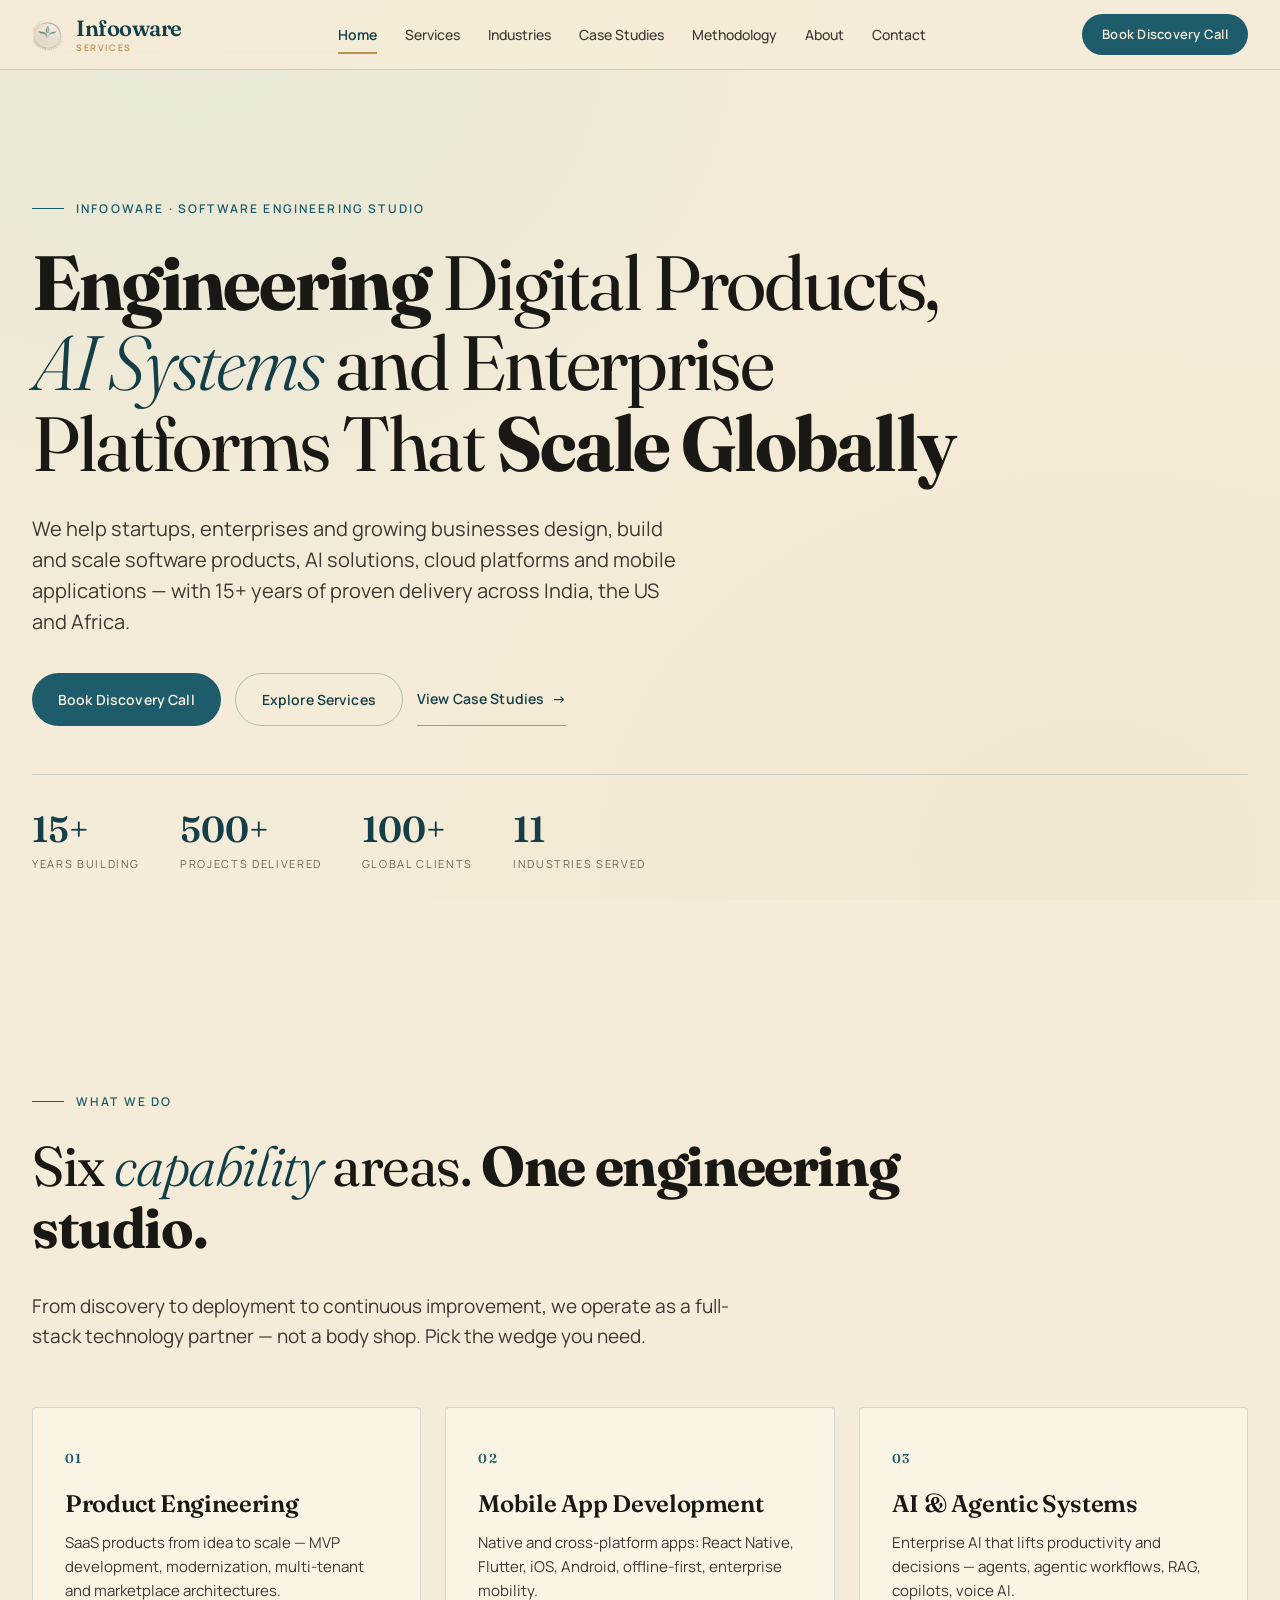
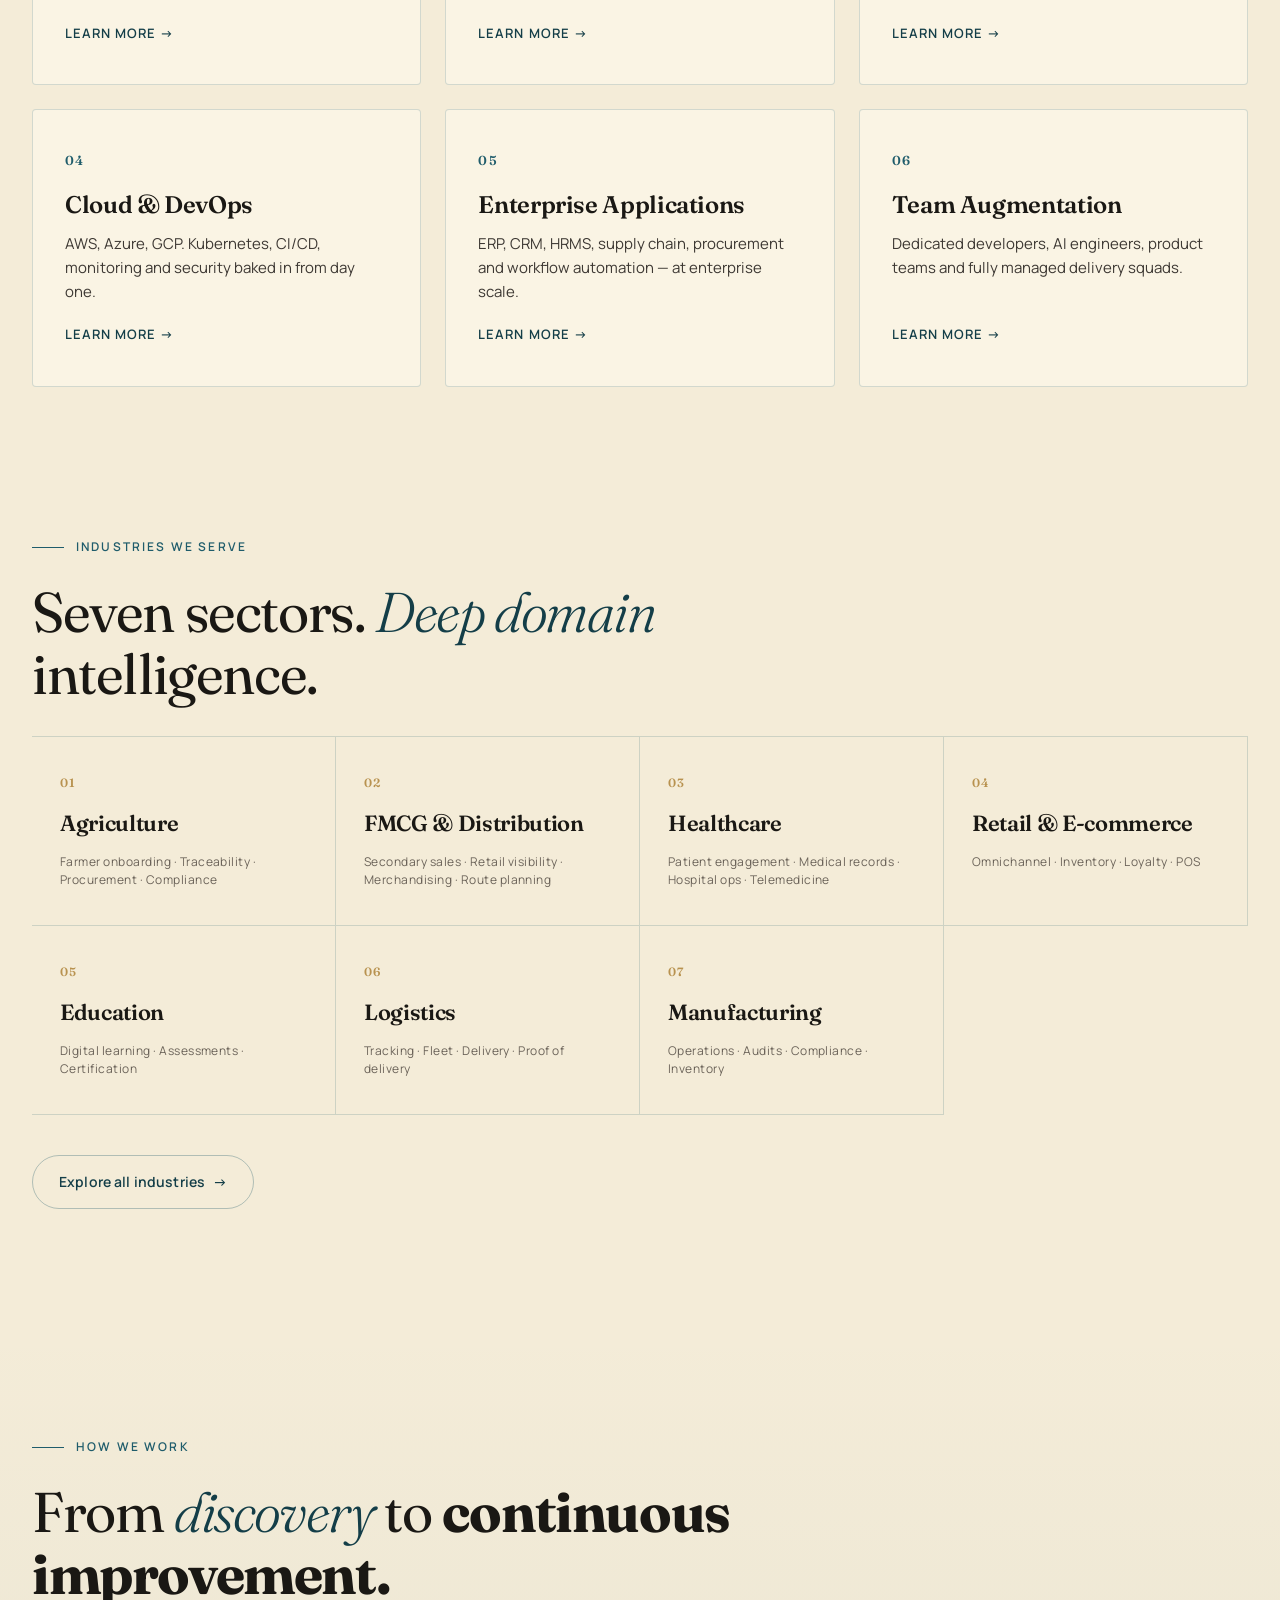
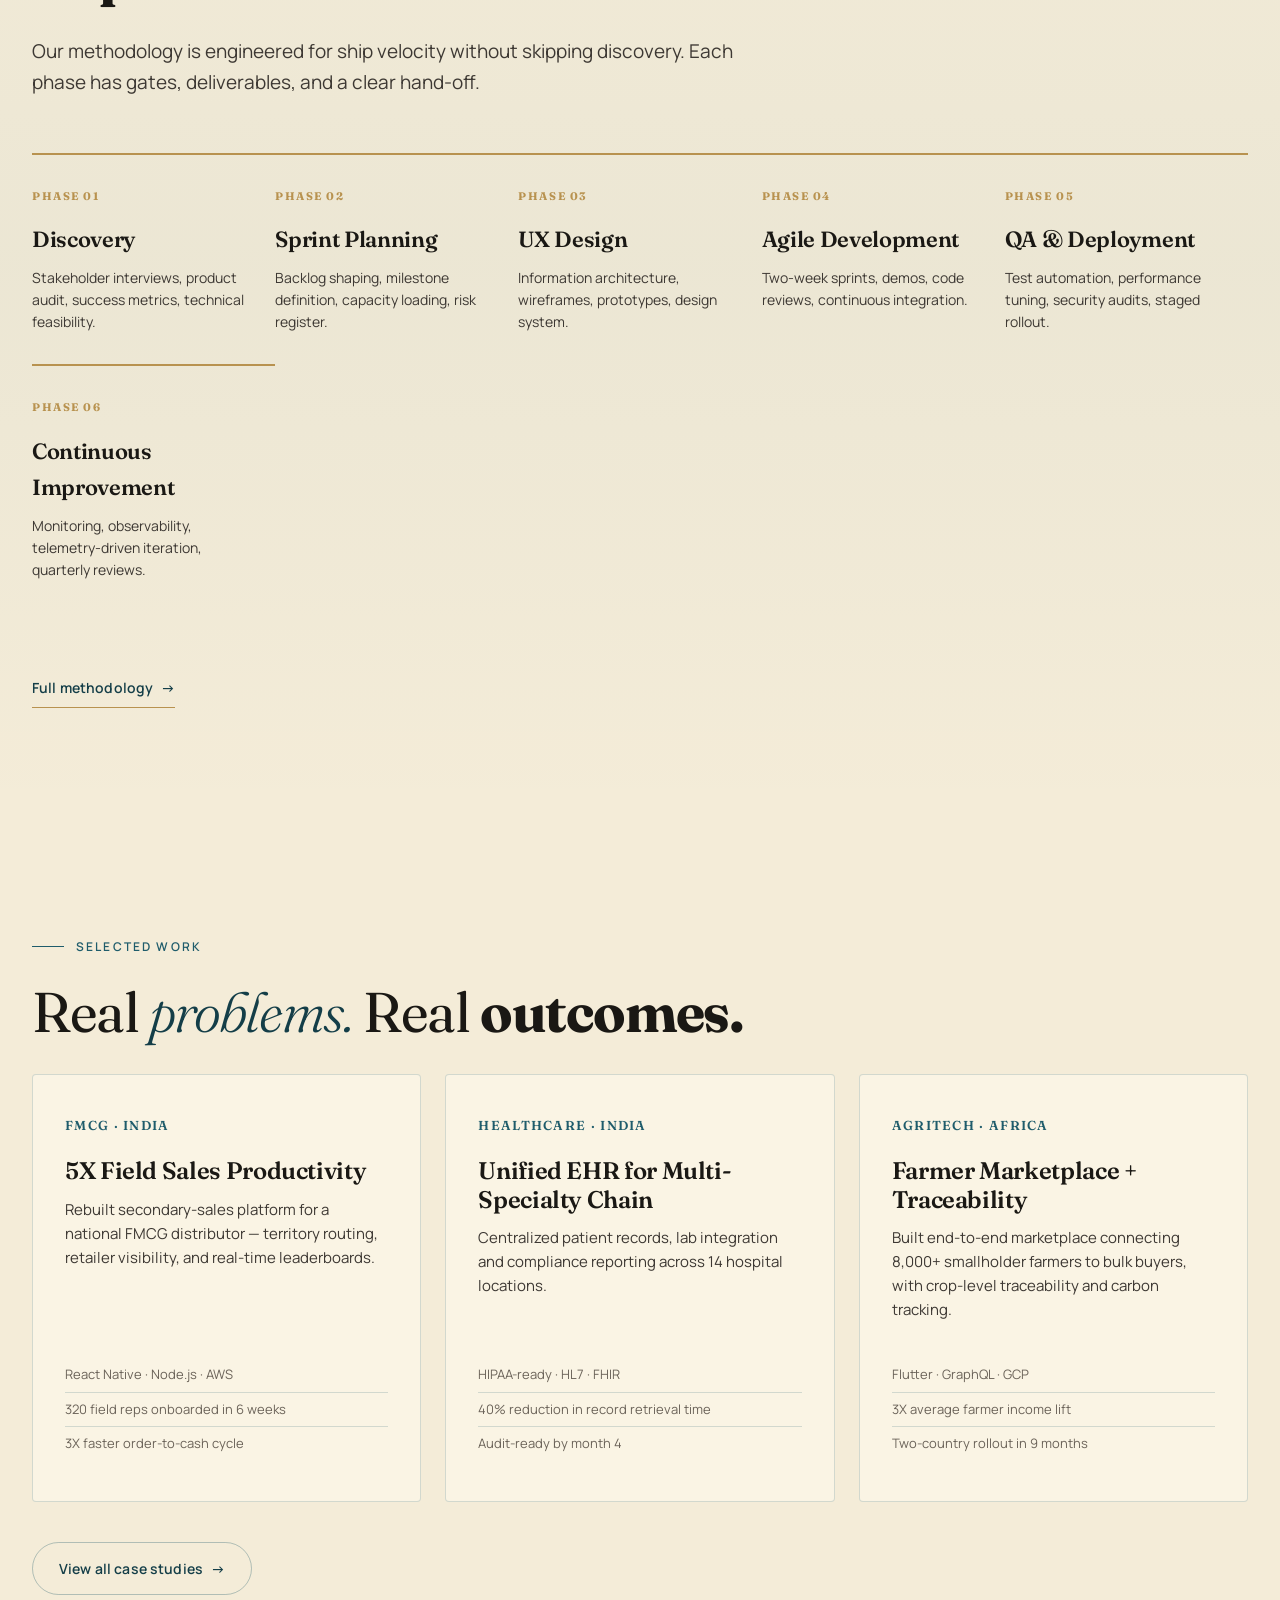
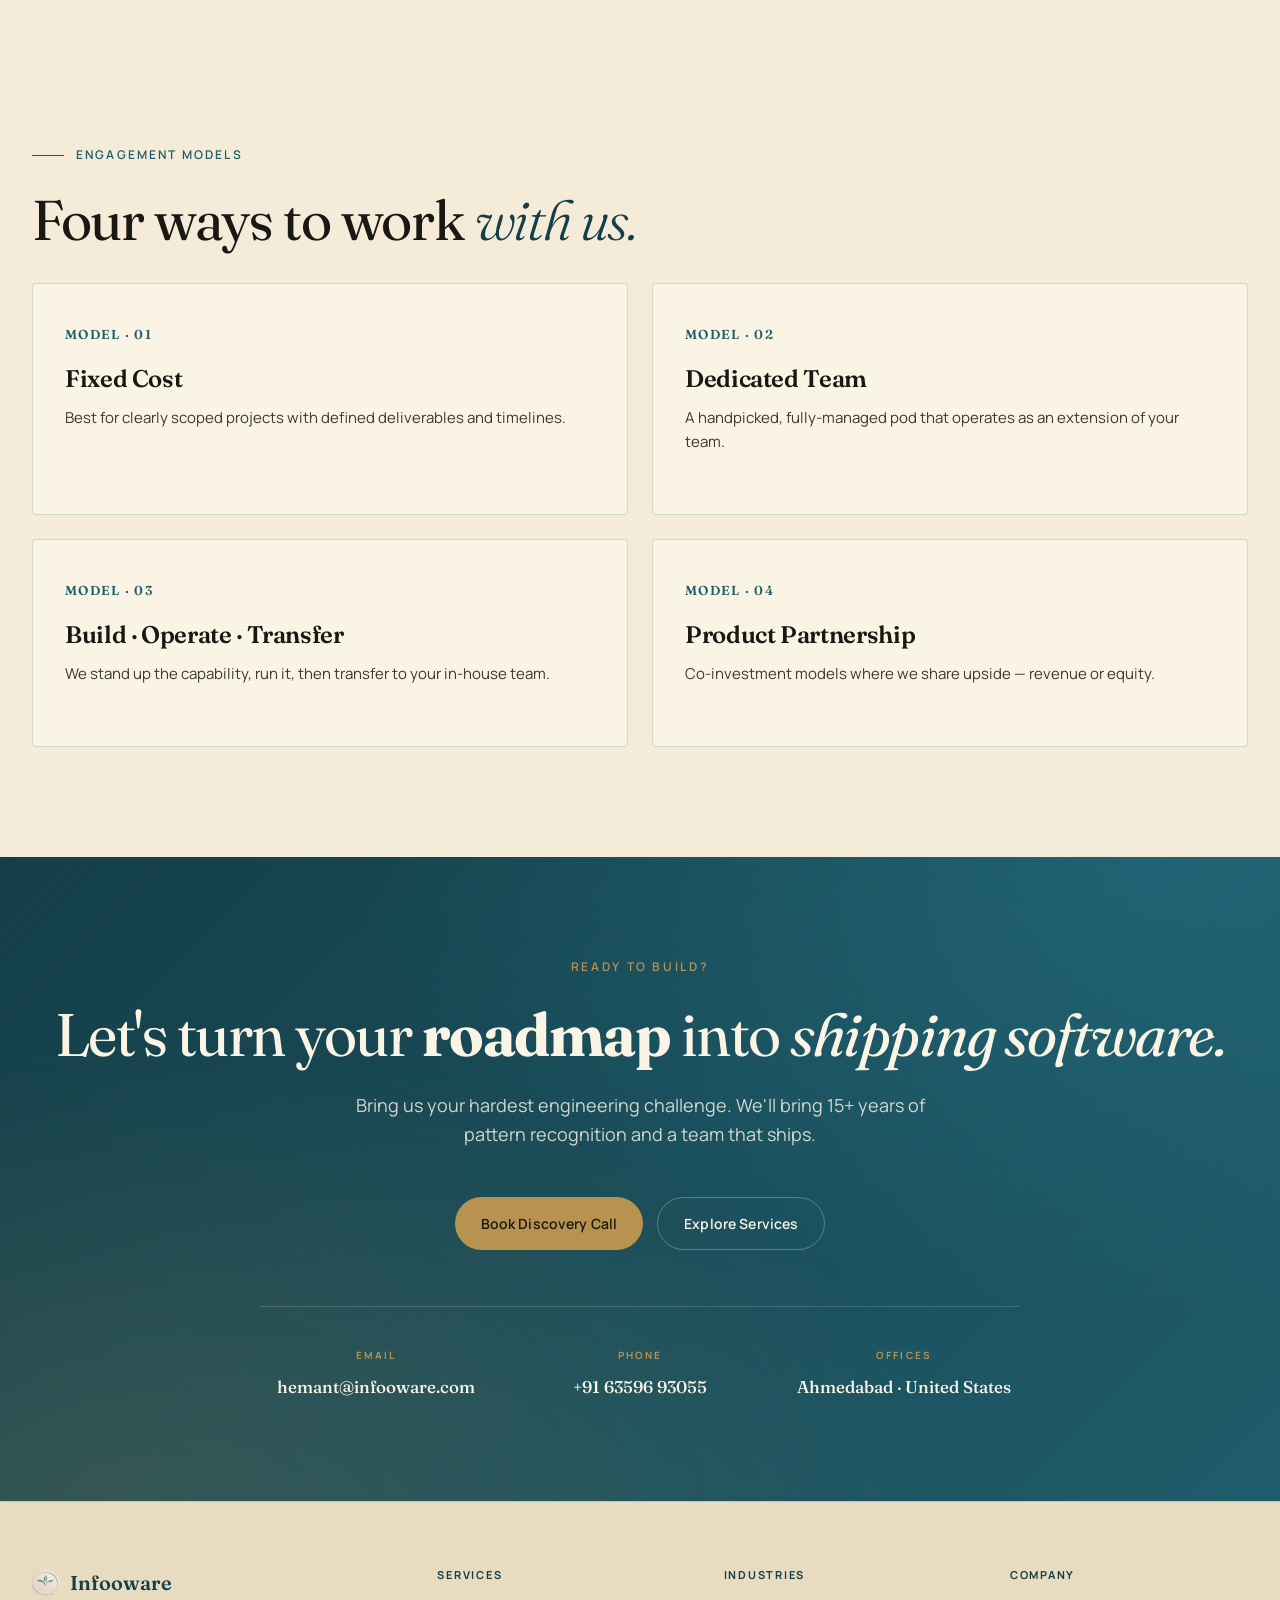
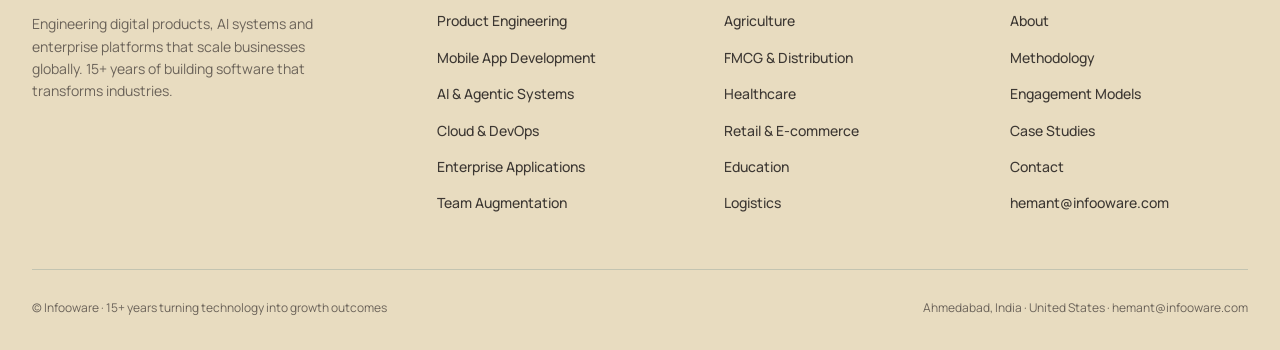
<file: index.html>
<!DOCTYPE html>
<html lang="en">
<head>
<meta charset="UTF-8">
<meta name="viewport" content="width=device-width, initial-scale=1.0">
<meta name="description" content="Infooware Services — We help startups, enterprises and growing businesses design, build and scale software products, AI solutions, cloud platforms and mobile applications.">
<title>Engineering Products, AI & Platforms · Infooware Services</title>
<link rel="preconnect" href="https://fonts.googleapis.com">
<link rel="preconnect" href="https://fonts.gstatic.com" crossorigin>
<link href="https://fonts.googleapis.com/css2?family=Fraunces:ital,opsz,wght@0,9..144,300;0,9..144,400;0,9..144,500;0,9..144,600;0,9..144,700;1,9..144,300;1,9..144,400;1,9..144,500;1,9..144,600&family=Manrope:wght@300;400;500;600;700;800&display=swap" rel="stylesheet">
<link rel="stylesheet" href="assets/style.css">
<link rel="icon" type="image/png" href="assets/logo.png">
</head>
<body>
<header class="topbar">
  <div class="topbar-inner">
    <a class="topbar-brand" href="index.html">
      <img src="assets/logo.png" alt="Infooware">
      <span class="topbar-brand-text">
        <span class="name">Infooware</span>
        <span class="tag">Services</span>
      </span>
    </a>
    <button class="nav-toggle" aria-label="Menu">
      <svg viewBox="0 0 24 24" fill="none" stroke="currentColor" stroke-width="2"><path d="M3 6h18M3 12h18M3 18h18"/></svg>
    </button>
    <nav class="nav"><a href="index.html" class="active">Home</a><a href="services.html">Services</a><a href="industries.html">Industries</a><a href="case-studies.html">Case Studies</a><a href="methodology.html">Methodology</a><a href="about.html">About</a><a href="contact.html">Contact</a></nav>
    <a class="topbar-cta" href="contact.html">Book Discovery Call</a>
  </div>
</header>

<main>
  <section class="hero">
    <div class="reveal">
      <div class="eyebrow">Infooware · Software Engineering Studio</div>
      <h1 class="display">
        <strong>Engineering</strong> Digital Products,<br>
        <em>AI Systems</em> and Enterprise<br>
        Platforms That <strong>Scale Globally</strong>
      </h1>
      <p class="lead">
        We help startups, enterprises and growing businesses design, build and scale
        software products, AI solutions, cloud platforms and mobile applications —
        with 15+ years of proven delivery across India, the US and Africa.
      </p>
      <div class="btn-group">
        <a class="btn btn-primary" href="contact.html">Book Discovery Call</a>
        <a class="btn btn-secondary" href="services.html">Explore Services</a>
        <a class="btn btn-text btn-arrow" href="case-studies.html">View Case Studies</a>
      </div>
      <div class="hero-meta">
        <div><strong>15+</strong><span>Years Building</span></div>
        <div><strong>500+</strong><span>Projects Delivered</span></div>
        <div><strong>100+</strong><span>Global Clients</span></div>
        <div><strong>11</strong><span>Industries Served</span></div>
      </div>
    </div>
  </section>

  <section class="section">
    <div class="section-inner reveal">
      <div class="eyebrow">What We Do</div>
      <h2 class="section-title">Six <em>capability</em> areas. <strong>One engineering studio.</strong></h2>
      <p class="section-lead">From discovery to deployment to continuous improvement, we operate as a full-stack technology partner — not a body shop. Pick the wedge you need.</p>
    </div>
    <div class="section-inner card-grid card-grid-3">
      <div class="card reveal">
        <span class="card-num">01</span>
        <h3 class="card-title">Product Engineering</h3>
        <p>SaaS products from idea to scale — MVP development, modernization, multi-tenant and marketplace architectures.</p>
        <a class="card-link" href="services.html#product-engineering">Learn more →</a>
      </div>
      <div class="card reveal">
        <span class="card-num">02</span>
        <h3 class="card-title">Mobile App Development</h3>
        <p>Native and cross-platform apps: React Native, Flutter, iOS, Android, offline-first, enterprise mobility.</p>
        <a class="card-link" href="services.html#mobile">Learn more →</a>
      </div>
      <div class="card reveal">
        <span class="card-num">03</span>
        <h3 class="card-title">AI &amp; Agentic Systems</h3>
        <p>Enterprise AI that lifts productivity and decisions — agents, agentic workflows, RAG, copilots, voice AI.</p>
        <a class="card-link" href="services.html#ai">Learn more →</a>
      </div>
      <div class="card reveal">
        <span class="card-num">04</span>
        <h3 class="card-title">Cloud &amp; DevOps</h3>
        <p>AWS, Azure, GCP. Kubernetes, CI/CD, monitoring and security baked in from day one.</p>
        <a class="card-link" href="services.html#cloud">Learn more →</a>
      </div>
      <div class="card reveal">
        <span class="card-num">05</span>
        <h3 class="card-title">Enterprise Applications</h3>
        <p>ERP, CRM, HRMS, supply chain, procurement and workflow automation — at enterprise scale.</p>
        <a class="card-link" href="services.html#enterprise">Learn more →</a>
      </div>
      <div class="card reveal">
        <span class="card-num">06</span>
        <h3 class="card-title">Team Augmentation</h3>
        <p>Dedicated developers, AI engineers, product teams and fully managed delivery squads.</p>
        <a class="card-link" href="services.html#team">Learn more →</a>
      </div>
    </div>
  </section>

  <section class="section" style="padding-top: 32px;">
    <div class="section-inner reveal">
      <div class="eyebrow">Industries We Serve</div>
      <h2 class="section-title">Seven sectors. <em>Deep domain</em> intelligence.</h2>
    </div>
    <div class="section-inner sector-grid">
      <div class="sector reveal">
        <div class="sector-num">01</div>
        <h3>Agriculture</h3>
        <div class="sector-meta">Farmer onboarding · Traceability · Procurement · Compliance</div>
      </div>
      <div class="sector reveal">
        <div class="sector-num">02</div>
        <h3>FMCG &amp; Distribution</h3>
        <div class="sector-meta">Secondary sales · Retail visibility · Merchandising · Route planning</div>
      </div>
      <div class="sector reveal">
        <div class="sector-num">03</div>
        <h3>Healthcare</h3>
        <div class="sector-meta">Patient engagement · Medical records · Hospital ops · Telemedicine</div>
      </div>
      <div class="sector reveal">
        <div class="sector-num">04</div>
        <h3>Retail &amp; E-commerce</h3>
        <div class="sector-meta">Omnichannel · Inventory · Loyalty · POS</div>
      </div>
      <div class="sector reveal">
        <div class="sector-num">05</div>
        <h3>Education</h3>
        <div class="sector-meta">Digital learning · Assessments · Certification</div>
      </div>
      <div class="sector reveal">
        <div class="sector-num">06</div>
        <h3>Logistics</h3>
        <div class="sector-meta">Tracking · Fleet · Delivery · Proof of delivery</div>
      </div>
      <div class="sector reveal">
        <div class="sector-num">07</div>
        <h3>Manufacturing</h3>
        <div class="sector-meta">Operations · Audits · Compliance · Inventory</div>
      </div>
    </div>
    <div class="section-inner" style="margin-top: 40px;">
      <a class="btn btn-secondary btn-arrow" href="industries.html">Explore all industries </a>
    </div>
  </section>

  <section class="section" style="background: linear-gradient(180deg, transparent, rgba(31, 92, 107, 0.04) 50%, transparent);">
    <div class="section-inner reveal">
      <div class="eyebrow">How We Work</div>
      <h2 class="section-title">From <em>discovery</em> to <strong>continuous improvement.</strong></h2>
      <p class="section-lead">Our methodology is engineered for ship velocity without skipping discovery. Each phase has gates, deliverables, and a clear hand-off.</p>
    </div>
    <div class="section-inner steps">
      <div class="step reveal">
        <span class="step-num">PHASE 01</span>
        <h4>Discovery</h4>
        <p>Stakeholder interviews, product audit, success metrics, technical feasibility.</p>
      </div>
      <div class="step reveal">
        <span class="step-num">PHASE 02</span>
        <h4>Sprint Planning</h4>
        <p>Backlog shaping, milestone definition, capacity loading, risk register.</p>
      </div>
      <div class="step reveal">
        <span class="step-num">PHASE 03</span>
        <h4>UX Design</h4>
        <p>Information architecture, wireframes, prototypes, design system.</p>
      </div>
      <div class="step reveal">
        <span class="step-num">PHASE 04</span>
        <h4>Agile Development</h4>
        <p>Two-week sprints, demos, code reviews, continuous integration.</p>
      </div>
      <div class="step reveal">
        <span class="step-num">PHASE 05</span>
        <h4>QA &amp; Deployment</h4>
        <p>Test automation, performance tuning, security audits, staged rollout.</p>
      </div>
      <div class="step reveal">
        <span class="step-num">PHASE 06</span>
        <h4>Continuous Improvement</h4>
        <p>Monitoring, observability, telemetry-driven iteration, quarterly reviews.</p>
      </div>
    </div>
    <div class="section-inner" style="margin-top: 56px;">
      <a class="btn btn-text btn-arrow" href="methodology.html">Full methodology </a>
    </div>
  </section>

  <section class="section" id="case-studies">
    <div class="section-inner reveal">
      <div class="eyebrow">Selected Work</div>
      <h2 class="section-title">Real <em>problems.</em> Real <strong>outcomes.</strong></h2>
    </div>
    <div class="section-inner card-grid card-grid-3">
      <div class="card reveal">
        <span class="card-num">FMCG · INDIA</span>
        <h3 class="card-title">5X Field Sales Productivity</h3>
        <p>Rebuilt secondary-sales platform for a national FMCG distributor — territory routing, retailer visibility, and real-time leaderboards.</p>
        <ul class="card-list">
          <li>React Native · Node.js · AWS</li>
          <li>320 field reps onboarded in 6 weeks</li>
          <li>3X faster order-to-cash cycle</li>
        </ul>
      </div>
      <div class="card reveal">
        <span class="card-num">HEALTHCARE · INDIA</span>
        <h3 class="card-title">Unified EHR for Multi-Specialty Chain</h3>
        <p>Centralized patient records, lab integration and compliance reporting across 14 hospital locations.</p>
        <ul class="card-list">
          <li>HIPAA-ready · HL7 · FHIR</li>
          <li>40% reduction in record retrieval time</li>
          <li>Audit-ready by month 4</li>
        </ul>
      </div>
      <div class="card reveal">
        <span class="card-num">AGRITECH · AFRICA</span>
        <h3 class="card-title">Farmer Marketplace + Traceability</h3>
        <p>Built end-to-end marketplace connecting 8,000+ smallholder farmers to bulk buyers, with crop-level traceability and carbon tracking.</p>
        <ul class="card-list">
          <li>Flutter · GraphQL · GCP</li>
          <li>3X average farmer income lift</li>
          <li>Two-country rollout in 9 months</li>
        </ul>
      </div>
    </div>
    <div class="section-inner" style="margin-top: 40px;">
      <a class="btn btn-secondary btn-arrow" href="case-studies.html">View all case studies </a>
    </div>
  </section>

  <section class="section" style="padding-top: 32px;">
    <div class="section-inner reveal">
      <div class="eyebrow">Engagement Models</div>
      <h2 class="section-title">Four ways to work <em>with us.</em></h2>
    </div>
    <div class="section-inner card-grid card-grid-2">
      <div class="card reveal">
        <span class="card-num">MODEL · 01</span>
        <h3 class="card-title">Fixed Cost</h3>
        <p>Best for clearly scoped projects with defined deliverables and timelines.</p>
      </div>
      <div class="card reveal">
        <span class="card-num">MODEL · 02</span>
        <h3 class="card-title">Dedicated Team</h3>
        <p>A handpicked, fully-managed pod that operates as an extension of your team.</p>
      </div>
      <div class="card reveal">
        <span class="card-num">MODEL · 03</span>
        <h3 class="card-title">Build · Operate · Transfer</h3>
        <p>We stand up the capability, run it, then transfer to your in-house team.</p>
      </div>
      <div class="card reveal">
        <span class="card-num">MODEL · 04</span>
        <h3 class="card-title">Product Partnership</h3>
        <p>Co-investment models where we share upside — revenue or equity.</p>
      </div>
    </div>
  </section>
</main>

<section class="cta-strip">
  <div class="cta-inner">
    <div class="cta-eyebrow reveal">Ready to Build?</div>
    <h2 class="cta-title reveal">Let's turn your <strong>roadmap</strong> into <em>shipping software.</em></h2>
    <p class="cta-sub reveal">Bring us your hardest engineering challenge. We'll bring 15+ years of pattern recognition and a team that ships.</p>
    <div class="btn-group reveal" style="justify-content: center;">
      <a class="btn btn-primary" href="contact.html">Book Discovery Call</a>
      <a class="btn btn-secondary" href="services.html">Explore Services</a>
    </div>
    <div class="cta-contact-row reveal">
      <div><span class="label">Email</span><a class="value" href="mailto:hemant@infooware.com">hemant@infooware.com</a></div>
      <div><span class="label">Phone</span><a class="value" href="tel:+916359693055">+91 63596 93055</a></div>
      <div><span class="label">Offices</span><span class="value">Ahmedabad · United States</span></div>
    </div>
  </div>
</section>

<footer>
  <div class="footer-inner">
    <div class="footer-top">
      <div class="footer-brand-block">
        <div class="logo-row">
          <img src="assets/logo.png" alt="Infooware">
          <span>Infooware</span>
        </div>
        <p>Engineering digital products, AI systems and enterprise platforms that scale businesses globally. 15+ years of building software that transforms industries.</p>
      </div>
      <div class="footer-col">
        <h5>Services</h5>
        <ul>
          <li><a href="services.html#product-engineering">Product Engineering</a></li>
          <li><a href="services.html#mobile">Mobile App Development</a></li>
          <li><a href="services.html#ai">AI &amp; Agentic Systems</a></li>
          <li><a href="services.html#cloud">Cloud &amp; DevOps</a></li>
          <li><a href="services.html#enterprise">Enterprise Applications</a></li>
          <li><a href="services.html#team">Team Augmentation</a></li>
        </ul>
      </div>
      <div class="footer-col">
        <h5>Industries</h5>
        <ul>
          <li><a href="industries.html#agriculture">Agriculture</a></li>
          <li><a href="industries.html#fmcg">FMCG &amp; Distribution</a></li>
          <li><a href="industries.html#healthcare">Healthcare</a></li>
          <li><a href="industries.html#retail">Retail &amp; E-commerce</a></li>
          <li><a href="industries.html#education">Education</a></li>
          <li><a href="industries.html#logistics">Logistics</a></li>
        </ul>
      </div>
      <div class="footer-col">
        <h5>Company</h5>
        <ul>
          <li><a href="about.html">About</a></li>
          <li><a href="methodology.html">Methodology</a></li>
          <li><a href="methodology.html#engagement">Engagement Models</a></li>
          <li><a href="case-studies.html">Case Studies</a></li>
          <li><a href="contact.html">Contact</a></li>
          <li><a href="mailto:hemant@infooware.com">hemant@infooware.com</a></li>
        </ul>
      </div>
    </div>
    <div class="footer-bottom">
      <div>© Infooware · 15+ years turning technology into growth outcomes</div>
      <div>Ahmedabad, India · United States · <a href="mailto:hemant@infooware.com">hemant@infooware.com</a></div>
    </div>
  </div>
</footer>
<script src="assets/main.js"></script>
</body>
</html>
</file>
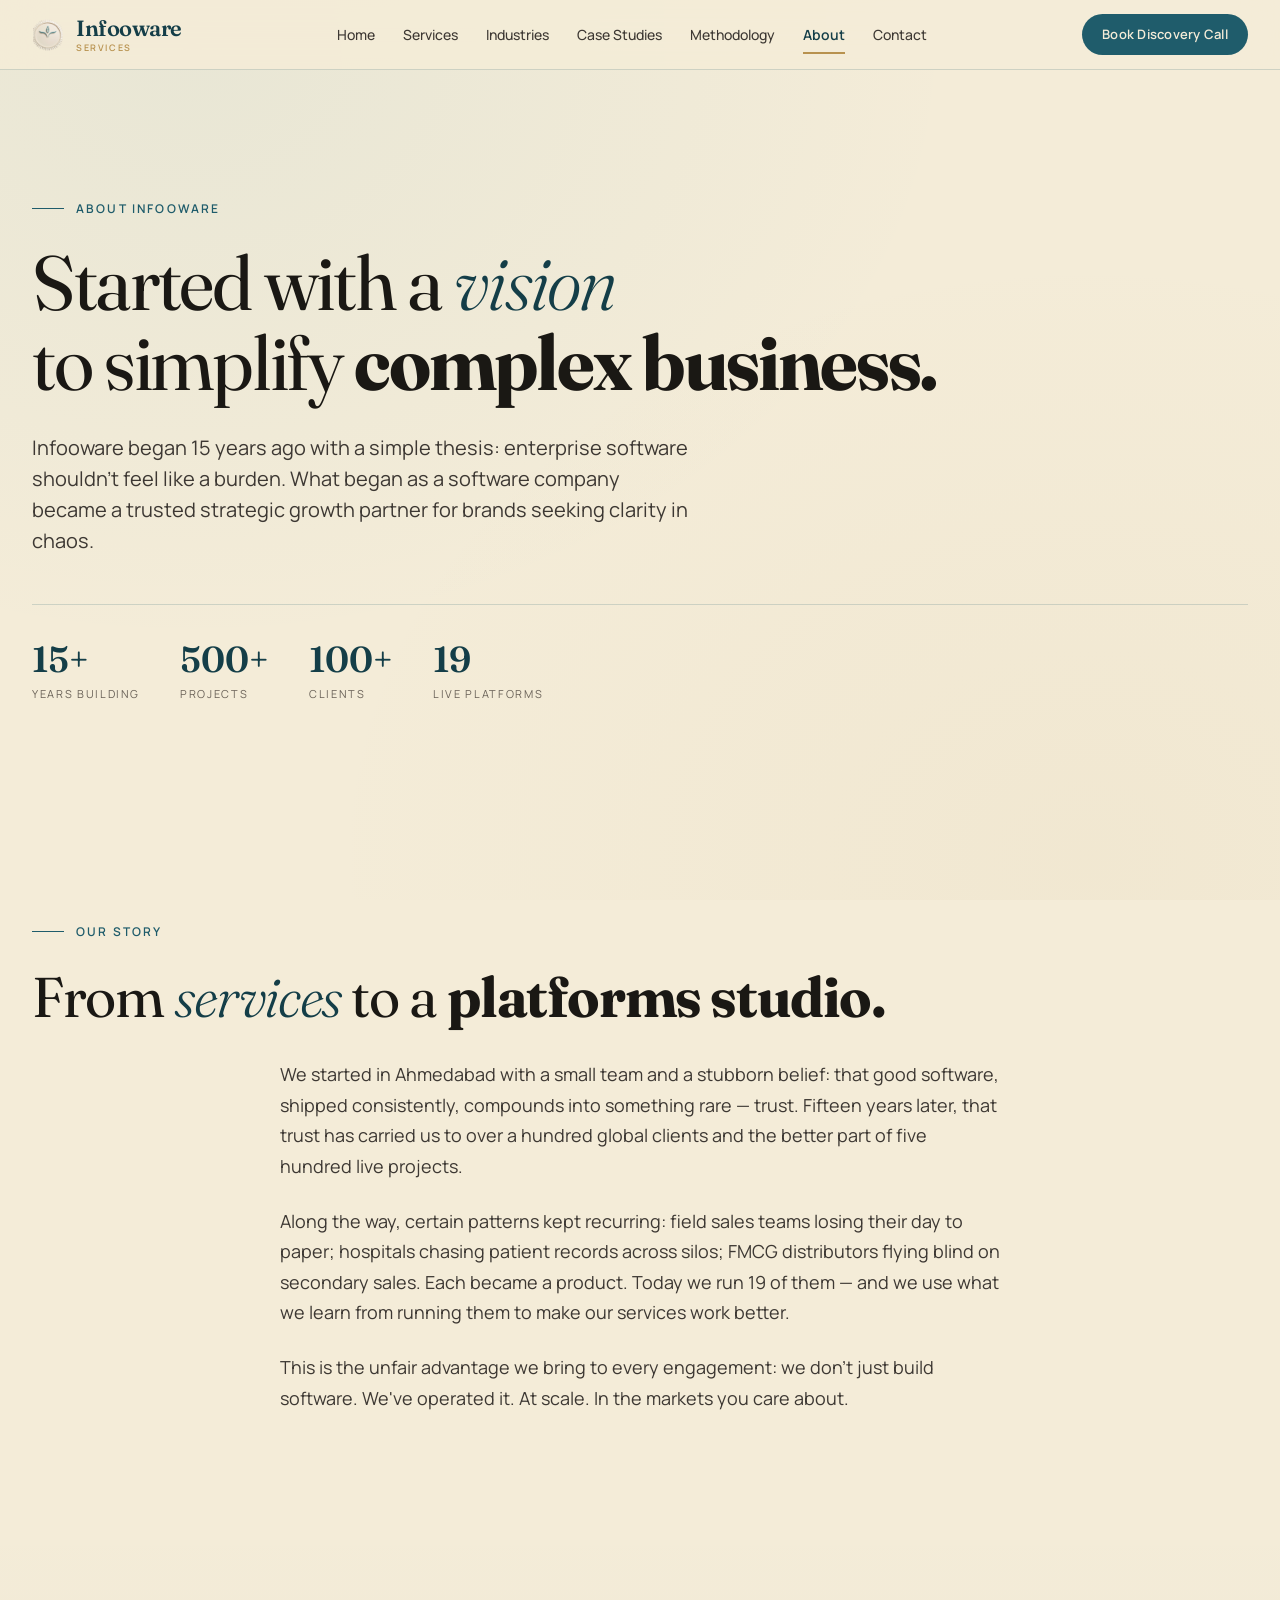
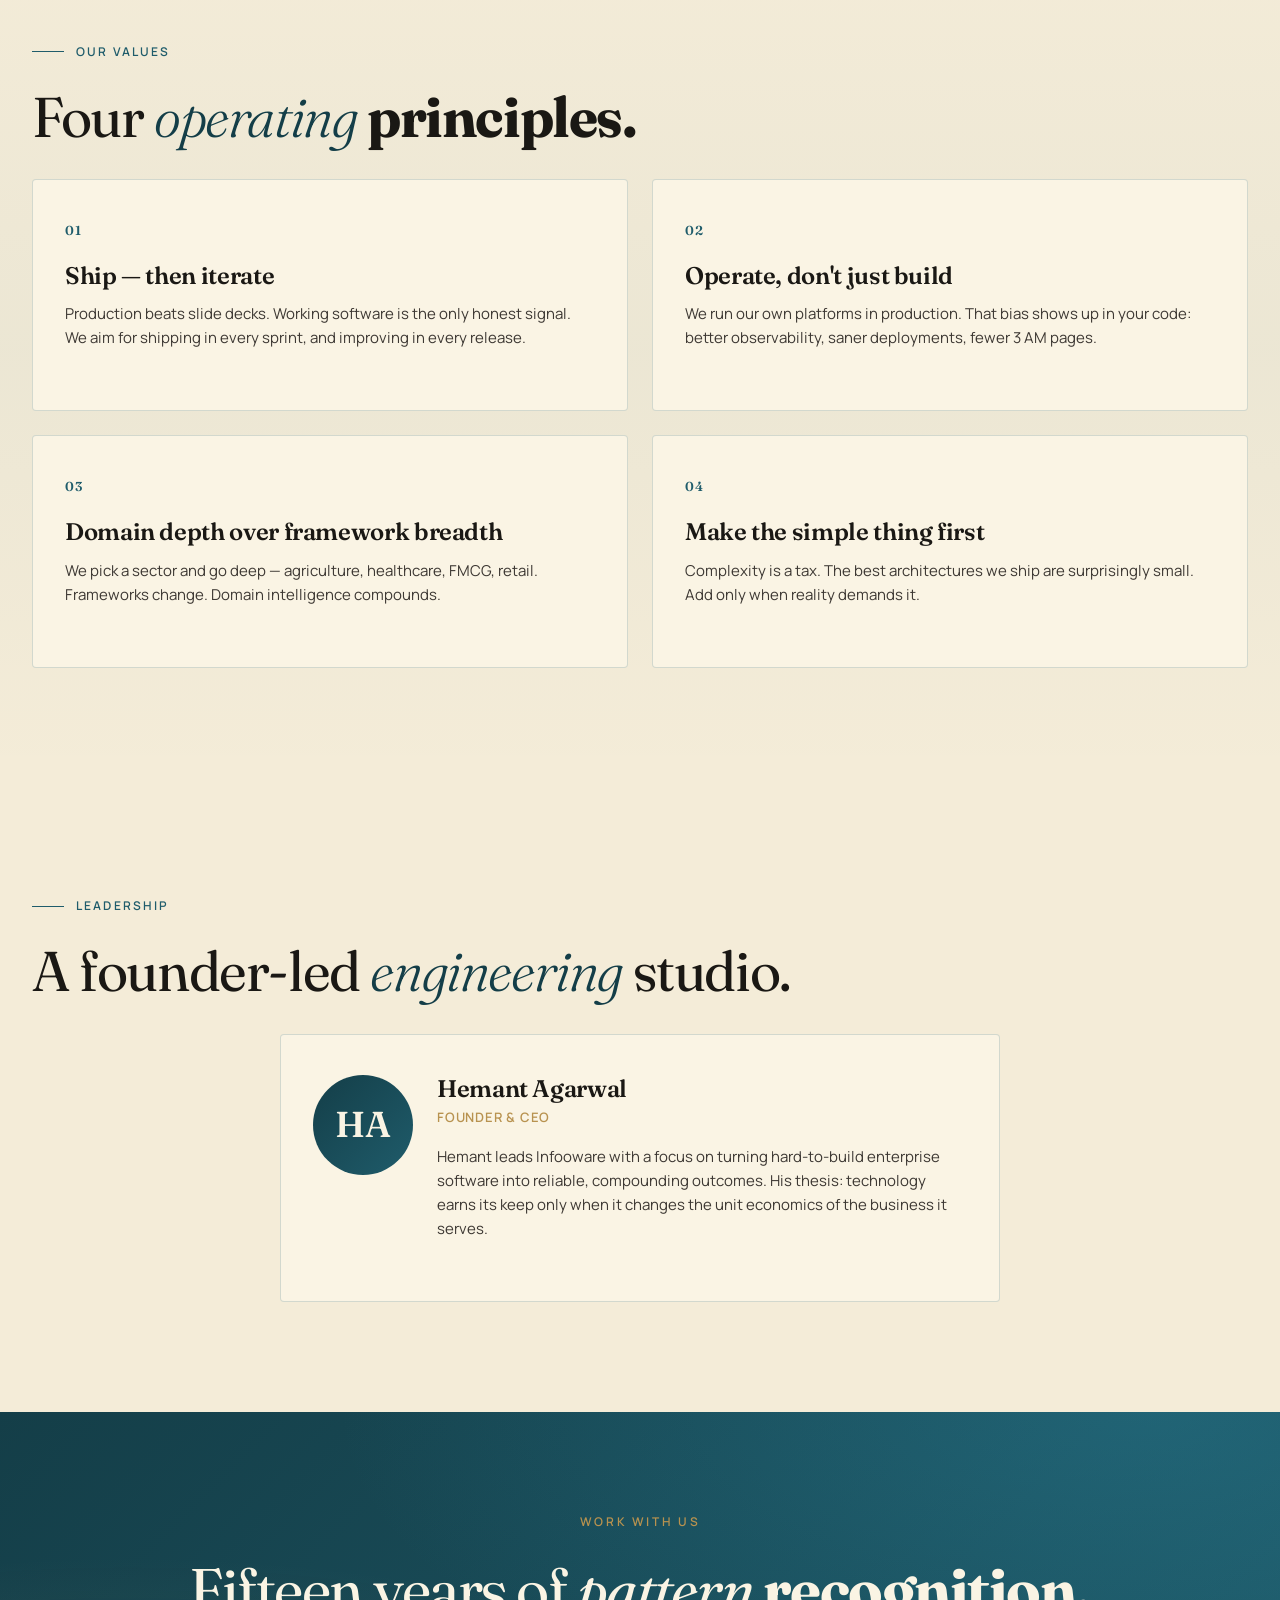
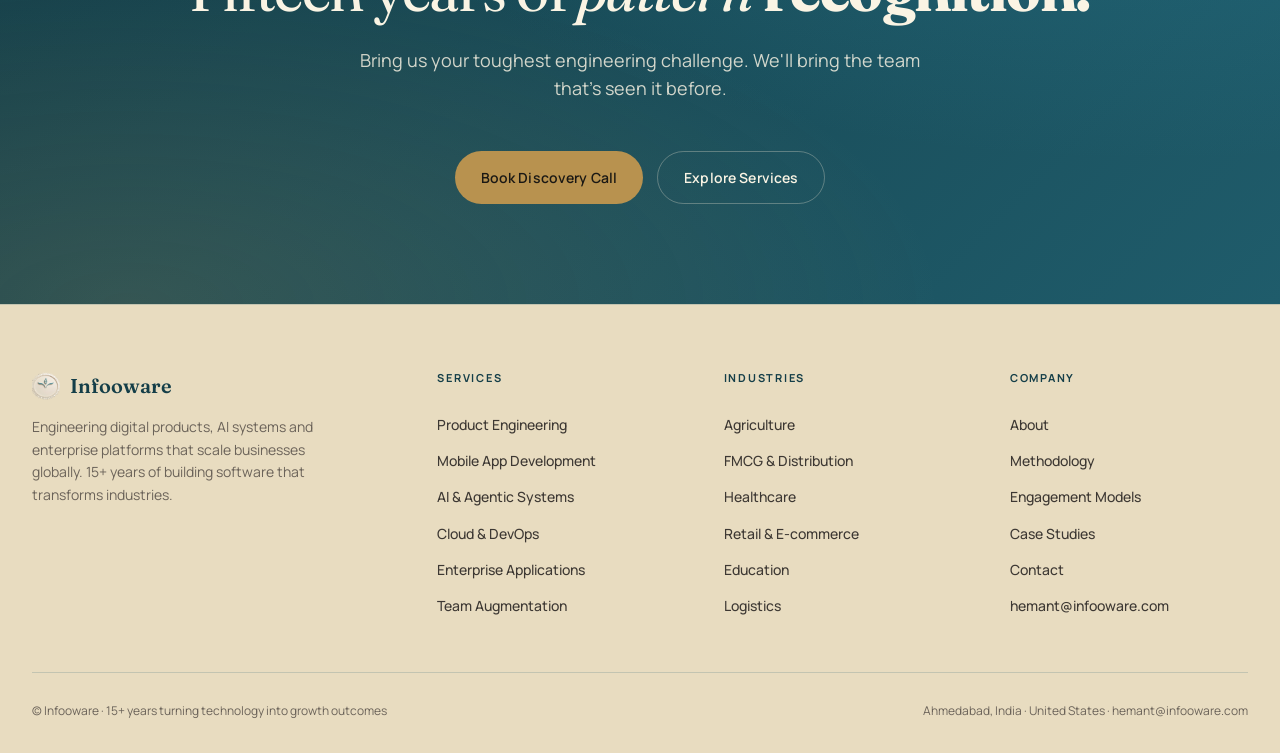
<file: about.html>
<!DOCTYPE html>
<html lang="en">
<head>
<meta charset="UTF-8">
<meta name="viewport" content="width=device-width, initial-scale=1.0">
<meta name="description" content="Started with a vision to simplify complex business challenges. 15+ years building software that transforms industries.">
<title>About Infooware · Infooware Services</title>
<link rel="preconnect" href="https://fonts.googleapis.com">
<link rel="preconnect" href="https://fonts.gstatic.com" crossorigin>
<link href="https://fonts.googleapis.com/css2?family=Fraunces:ital,opsz,wght@0,9..144,300;0,9..144,400;0,9..144,500;0,9..144,600;0,9..144,700;1,9..144,300;1,9..144,400;1,9..144,500;1,9..144,600&family=Manrope:wght@300;400;500;600;700;800&display=swap" rel="stylesheet">
<link rel="stylesheet" href="assets/style.css">
<link rel="icon" type="image/png" href="assets/logo.png">
</head>
<body>
<header class="topbar">
  <div class="topbar-inner">
    <a class="topbar-brand" href="index.html">
      <img src="assets/logo.png" alt="Infooware">
      <span class="topbar-brand-text">
        <span class="name">Infooware</span>
        <span class="tag">Services</span>
      </span>
    </a>
    <button class="nav-toggle" aria-label="Menu">
      <svg viewBox="0 0 24 24" fill="none" stroke="currentColor" stroke-width="2"><path d="M3 6h18M3 12h18M3 18h18"/></svg>
    </button>
    <nav class="nav"><a href="index.html">Home</a><a href="services.html">Services</a><a href="industries.html">Industries</a><a href="case-studies.html">Case Studies</a><a href="methodology.html">Methodology</a><a href="about.html" class="active">About</a><a href="contact.html">Contact</a></nav>
    <a class="topbar-cta" href="contact.html">Book Discovery Call</a>
  </div>
</header>

<main>
  <section class="hero">
    <div class="reveal">
      <div class="eyebrow">About Infooware</div>
      <h1 class="display">
        Started with a <em>vision</em><br>
        to simplify <strong>complex business.</strong>
      </h1>
      <p class="lead">
        Infooware began 15 years ago with a simple thesis: enterprise software shouldn't
        feel like a burden. What began as a software company became a trusted strategic
        growth partner for brands seeking clarity in chaos.
      </p>
      <div class="hero-meta">
        <div><strong>15+</strong><span>Years Building</span></div>
        <div><strong>500+</strong><span>Projects</span></div>
        <div><strong>100+</strong><span>Clients</span></div>
        <div><strong>19</strong><span>Live Platforms</span></div>
      </div>
    </div>
  </section>

  <section class="section">
    <div class="section-inner reveal">
      <div class="eyebrow">Our Story</div>
      <h2 class="section-title">From <em>services</em> to a <strong>platforms studio.</strong></h2>
    </div>
    <div class="section-inner" style="max-width: 720px;">
      <p class="reveal" style="font-size: 18px; line-height: 1.7; color: var(--ink-soft); margin-bottom: 24px;">
        We started in Ahmedabad with a small team and a stubborn belief: that good software,
        shipped consistently, compounds into something rare — trust. Fifteen years later, that
        trust has carried us to over a hundred global clients and the better part of five hundred
        live projects.
      </p>
      <p class="reveal" style="font-size: 18px; line-height: 1.7; color: var(--ink-soft); margin-bottom: 24px;">
        Along the way, certain patterns kept recurring: field sales teams losing their day to
        paper; hospitals chasing patient records across silos; FMCG distributors flying blind on
        secondary sales. Each became a product. Today we run 19 of them — and we use what we
        learn from running them to make our services work better.
      </p>
      <p class="reveal" style="font-size: 18px; line-height: 1.7; color: var(--ink-soft);">
        This is the unfair advantage we bring to every engagement: we don't just build software.
        We've operated it. At scale. In the markets you care about.
      </p>
    </div>
  </section>

  <section class="section" style="background: linear-gradient(180deg, transparent, rgba(31, 92, 107, 0.04) 50%, transparent);">
    <div class="section-inner reveal">
      <div class="eyebrow">Our Values</div>
      <h2 class="section-title">Four <em>operating</em> <strong>principles.</strong></h2>
    </div>
    <div class="section-inner card-grid card-grid-2">
      <div class="card reveal">
        <span class="card-num">01</span>
        <h3 class="card-title">Ship — then iterate</h3>
        <p>Production beats slide decks. Working software is the only honest signal. We aim for shipping in every sprint, and improving in every release.</p>
      </div>
      <div class="card reveal">
        <span class="card-num">02</span>
        <h3 class="card-title">Operate, don't just build</h3>
        <p>We run our own platforms in production. That bias shows up in your code: better observability, saner deployments, fewer 3 AM pages.</p>
      </div>
      <div class="card reveal">
        <span class="card-num">03</span>
        <h3 class="card-title">Domain depth over framework breadth</h3>
        <p>We pick a sector and go deep — agriculture, healthcare, FMCG, retail. Frameworks change. Domain intelligence compounds.</p>
      </div>
      <div class="card reveal">
        <span class="card-num">04</span>
        <h3 class="card-title">Make the simple thing first</h3>
        <p>Complexity is a tax. The best architectures we ship are surprisingly small. Add only when reality demands it.</p>
      </div>
    </div>
  </section>

  <section class="section">
    <div class="section-inner reveal">
      <div class="eyebrow">Leadership</div>
      <h2 class="section-title">A founder-led <em>engineering</em> studio.</h2>
    </div>
    <div class="section-inner" style="max-width: 720px;">
      <div class="card reveal" style="display: grid; grid-template-columns: 100px 1fr; gap: 24px; align-items: start;">
        <div style="width: 100px; height: 100px; border-radius: 50%; background: linear-gradient(135deg, var(--teal-deep), var(--teal)); display: flex; align-items: center; justify-content: center; color: var(--cream-light); font-family: 'Fraunces', serif; font-size: 36px; font-weight: 600;">HA</div>
        <div>
          <h3 class="card-title" style="margin-bottom: 4px;">Hemant Agarwal</h3>
          <div style="font-size: 13px; color: var(--gold); font-weight: 600; letter-spacing: 0.06em; text-transform: uppercase; margin-bottom: 16px;">Founder &amp; CEO</div>
          <p>Hemant leads Infooware with a focus on turning hard-to-build enterprise software into reliable, compounding outcomes. His thesis: technology earns its keep only when it changes the unit economics of the business it serves.</p>
        </div>
      </div>
    </div>
  </section>
</main>

<section class="cta-strip">
  <div class="cta-inner">
    <div class="cta-eyebrow reveal">Work With Us</div>
    <h2 class="cta-title reveal">Fifteen years of <em>pattern</em> <strong>recognition.</strong></h2>
    <p class="cta-sub reveal">Bring us your toughest engineering challenge. We'll bring the team that's seen it before.</p>
    <div class="btn-group reveal" style="justify-content: center;">
      <a class="btn btn-primary" href="contact.html">Book Discovery Call</a>
      <a class="btn btn-secondary" href="services.html">Explore Services</a>
    </div>
  </div>
</section>

<footer>
  <div class="footer-inner">
    <div class="footer-top">
      <div class="footer-brand-block">
        <div class="logo-row">
          <img src="assets/logo.png" alt="Infooware">
          <span>Infooware</span>
        </div>
        <p>Engineering digital products, AI systems and enterprise platforms that scale businesses globally. 15+ years of building software that transforms industries.</p>
      </div>
      <div class="footer-col">
        <h5>Services</h5>
        <ul>
          <li><a href="services.html#product-engineering">Product Engineering</a></li>
          <li><a href="services.html#mobile">Mobile App Development</a></li>
          <li><a href="services.html#ai">AI &amp; Agentic Systems</a></li>
          <li><a href="services.html#cloud">Cloud &amp; DevOps</a></li>
          <li><a href="services.html#enterprise">Enterprise Applications</a></li>
          <li><a href="services.html#team">Team Augmentation</a></li>
        </ul>
      </div>
      <div class="footer-col">
        <h5>Industries</h5>
        <ul>
          <li><a href="industries.html#agriculture">Agriculture</a></li>
          <li><a href="industries.html#fmcg">FMCG &amp; Distribution</a></li>
          <li><a href="industries.html#healthcare">Healthcare</a></li>
          <li><a href="industries.html#retail">Retail &amp; E-commerce</a></li>
          <li><a href="industries.html#education">Education</a></li>
          <li><a href="industries.html#logistics">Logistics</a></li>
        </ul>
      </div>
      <div class="footer-col">
        <h5>Company</h5>
        <ul>
          <li><a href="about.html">About</a></li>
          <li><a href="methodology.html">Methodology</a></li>
          <li><a href="methodology.html#engagement">Engagement Models</a></li>
          <li><a href="case-studies.html">Case Studies</a></li>
          <li><a href="contact.html">Contact</a></li>
          <li><a href="mailto:hemant@infooware.com">hemant@infooware.com</a></li>
        </ul>
      </div>
    </div>
    <div class="footer-bottom">
      <div>© Infooware · 15+ years turning technology into growth outcomes</div>
      <div>Ahmedabad, India · United States · <a href="mailto:hemant@infooware.com">hemant@infooware.com</a></div>
    </div>
  </div>
</footer>
<script src="assets/main.js"></script>
</body>
</html>
</file>
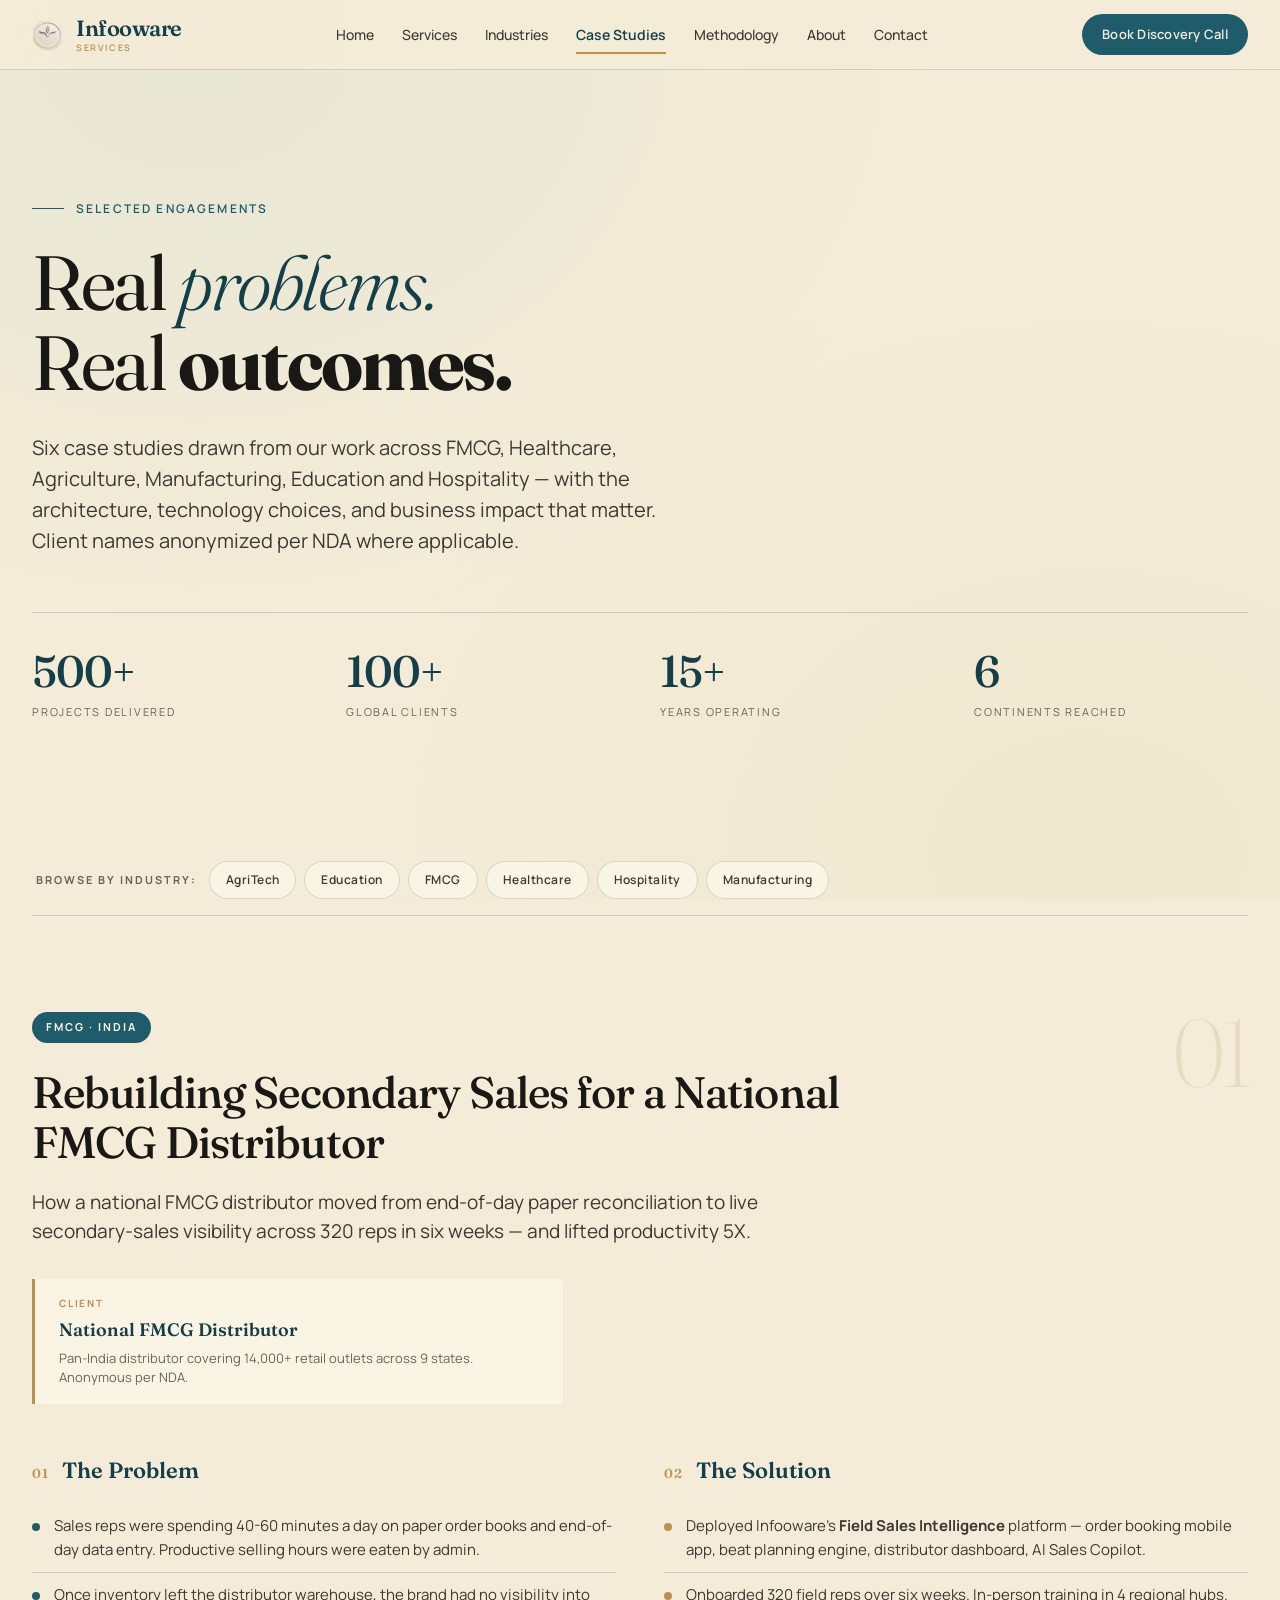
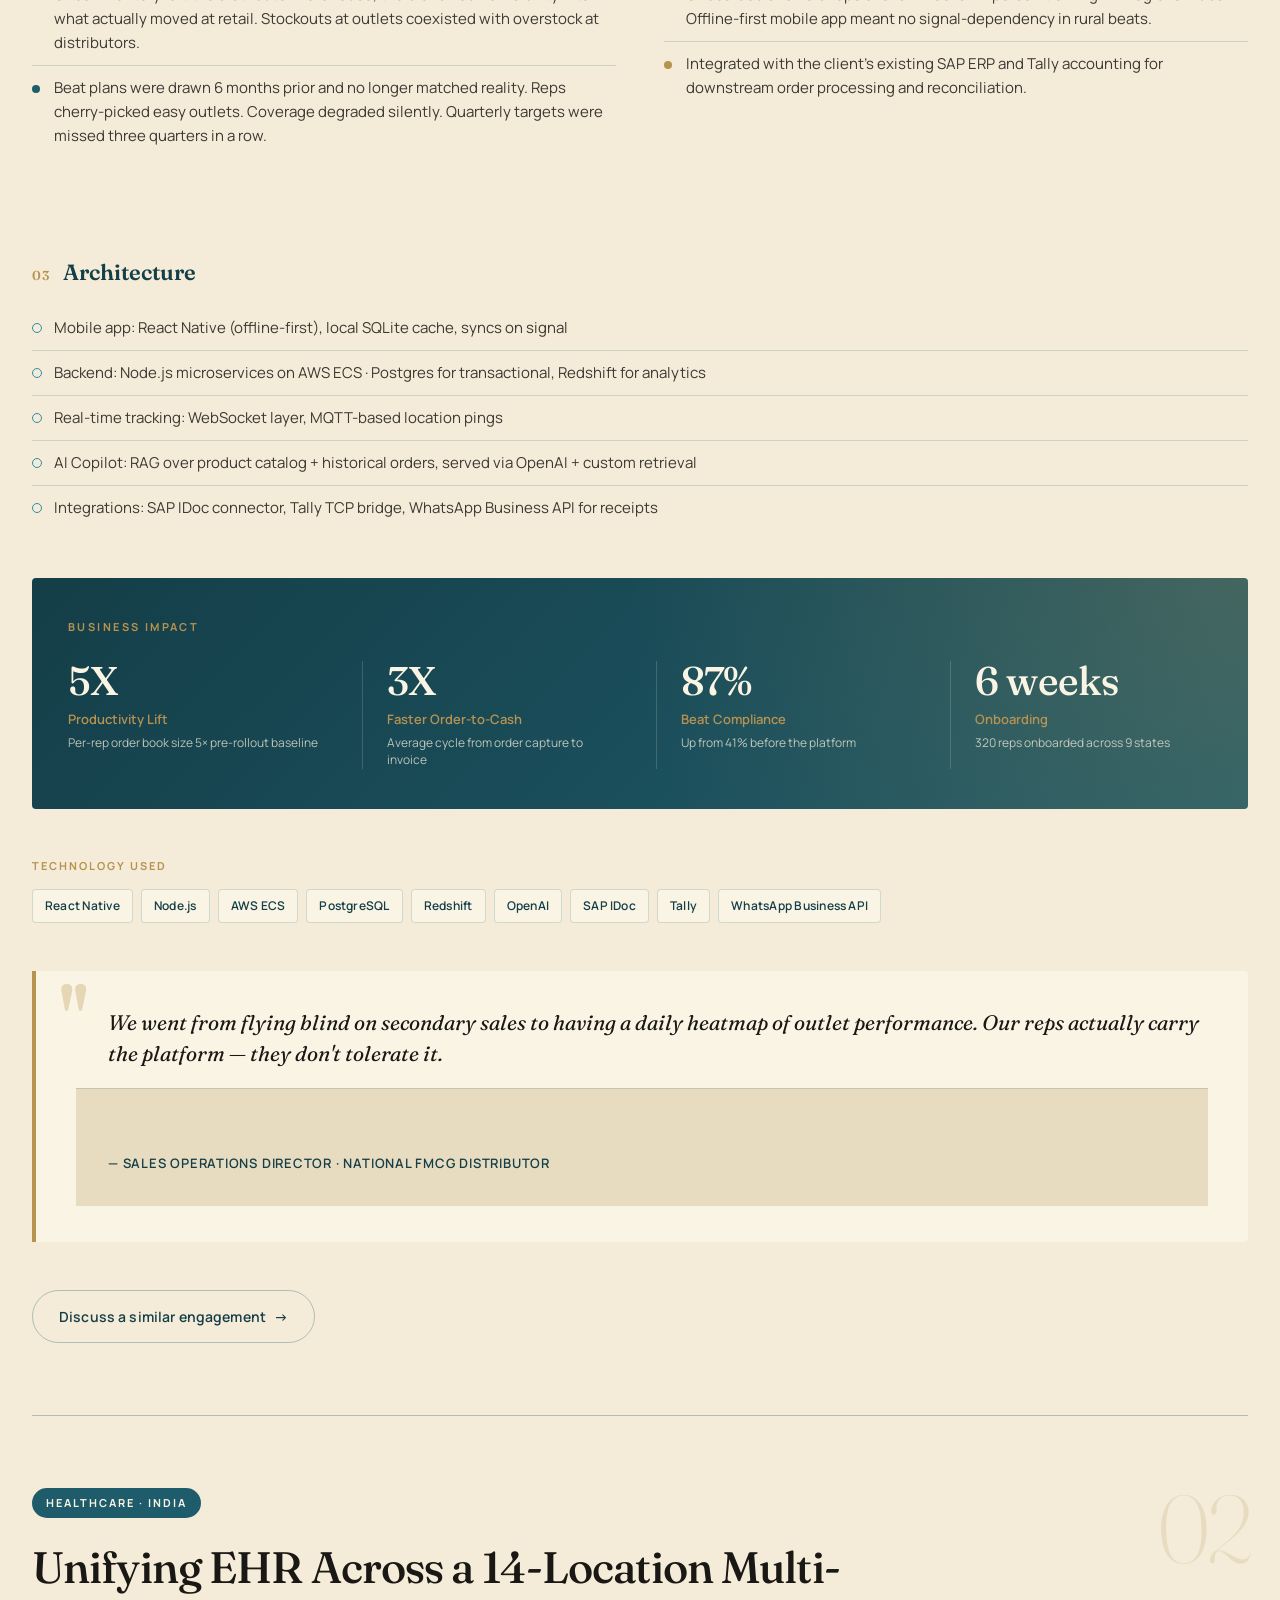
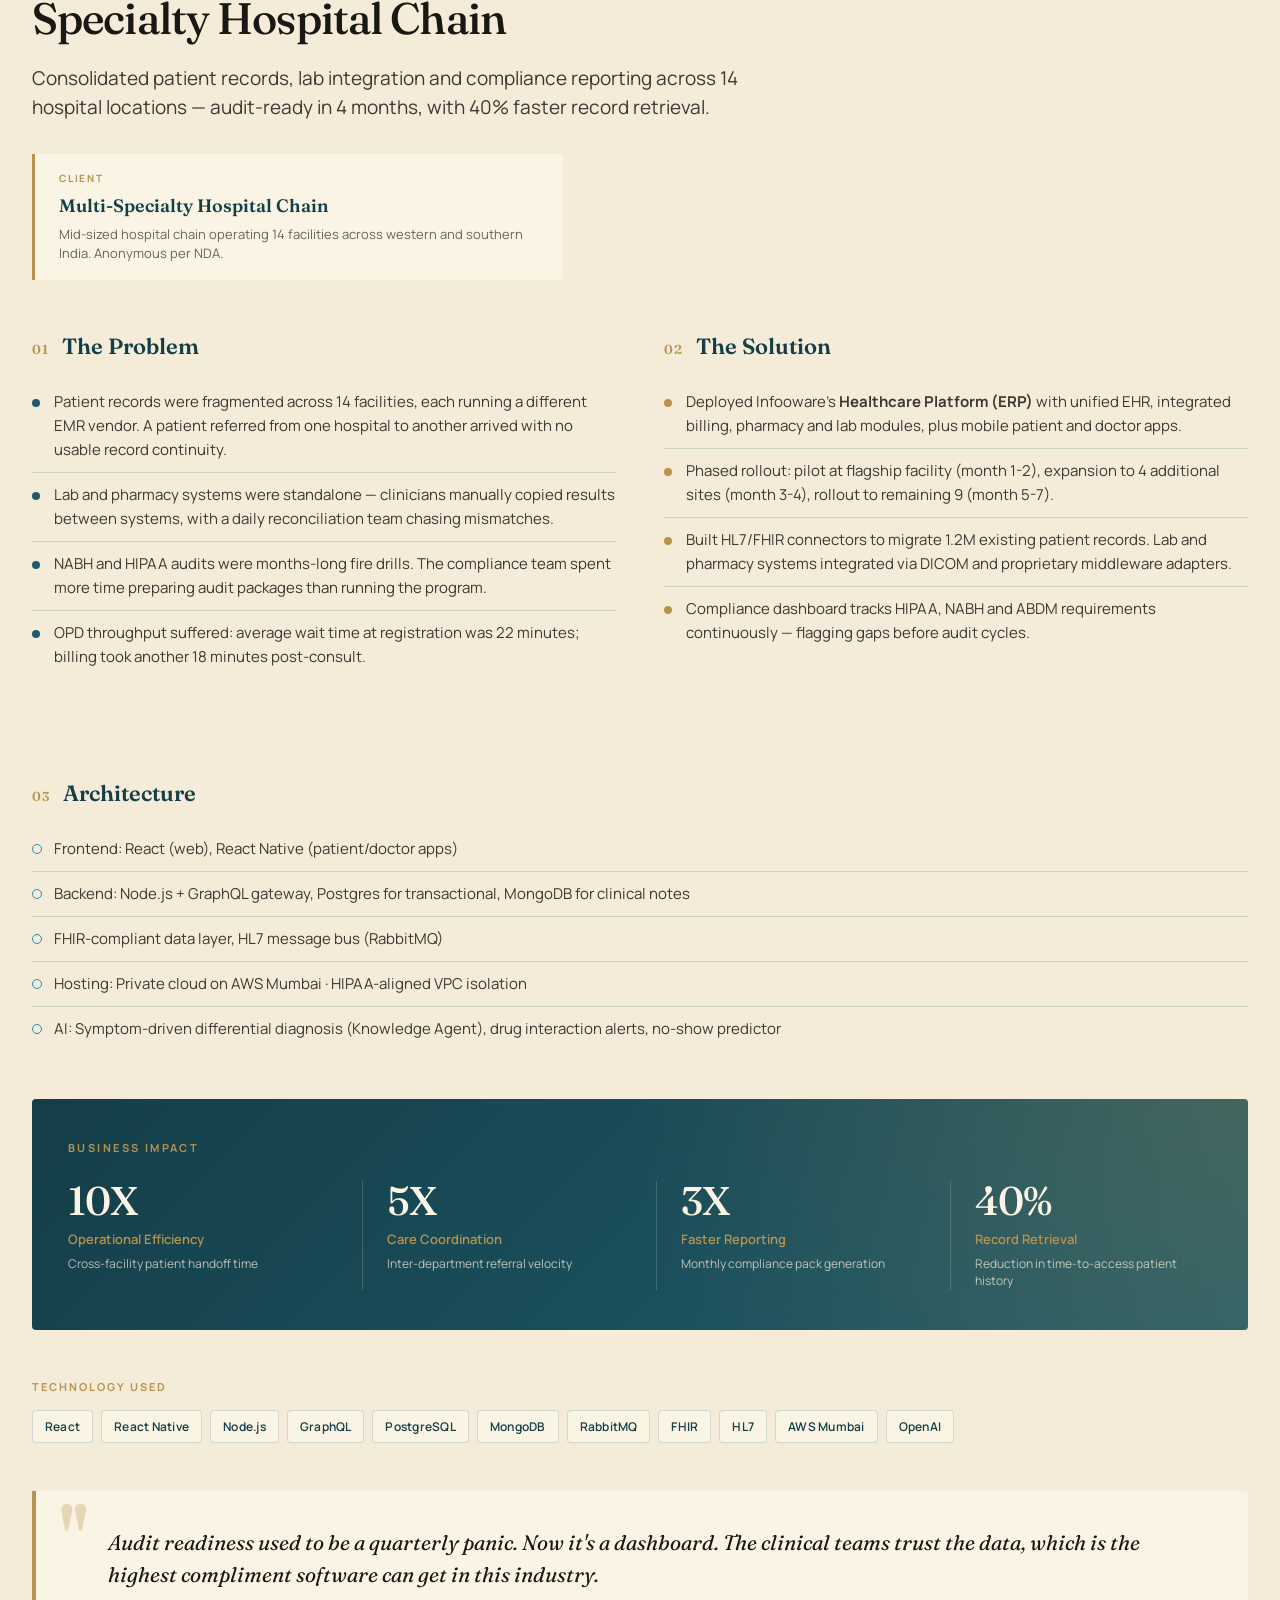
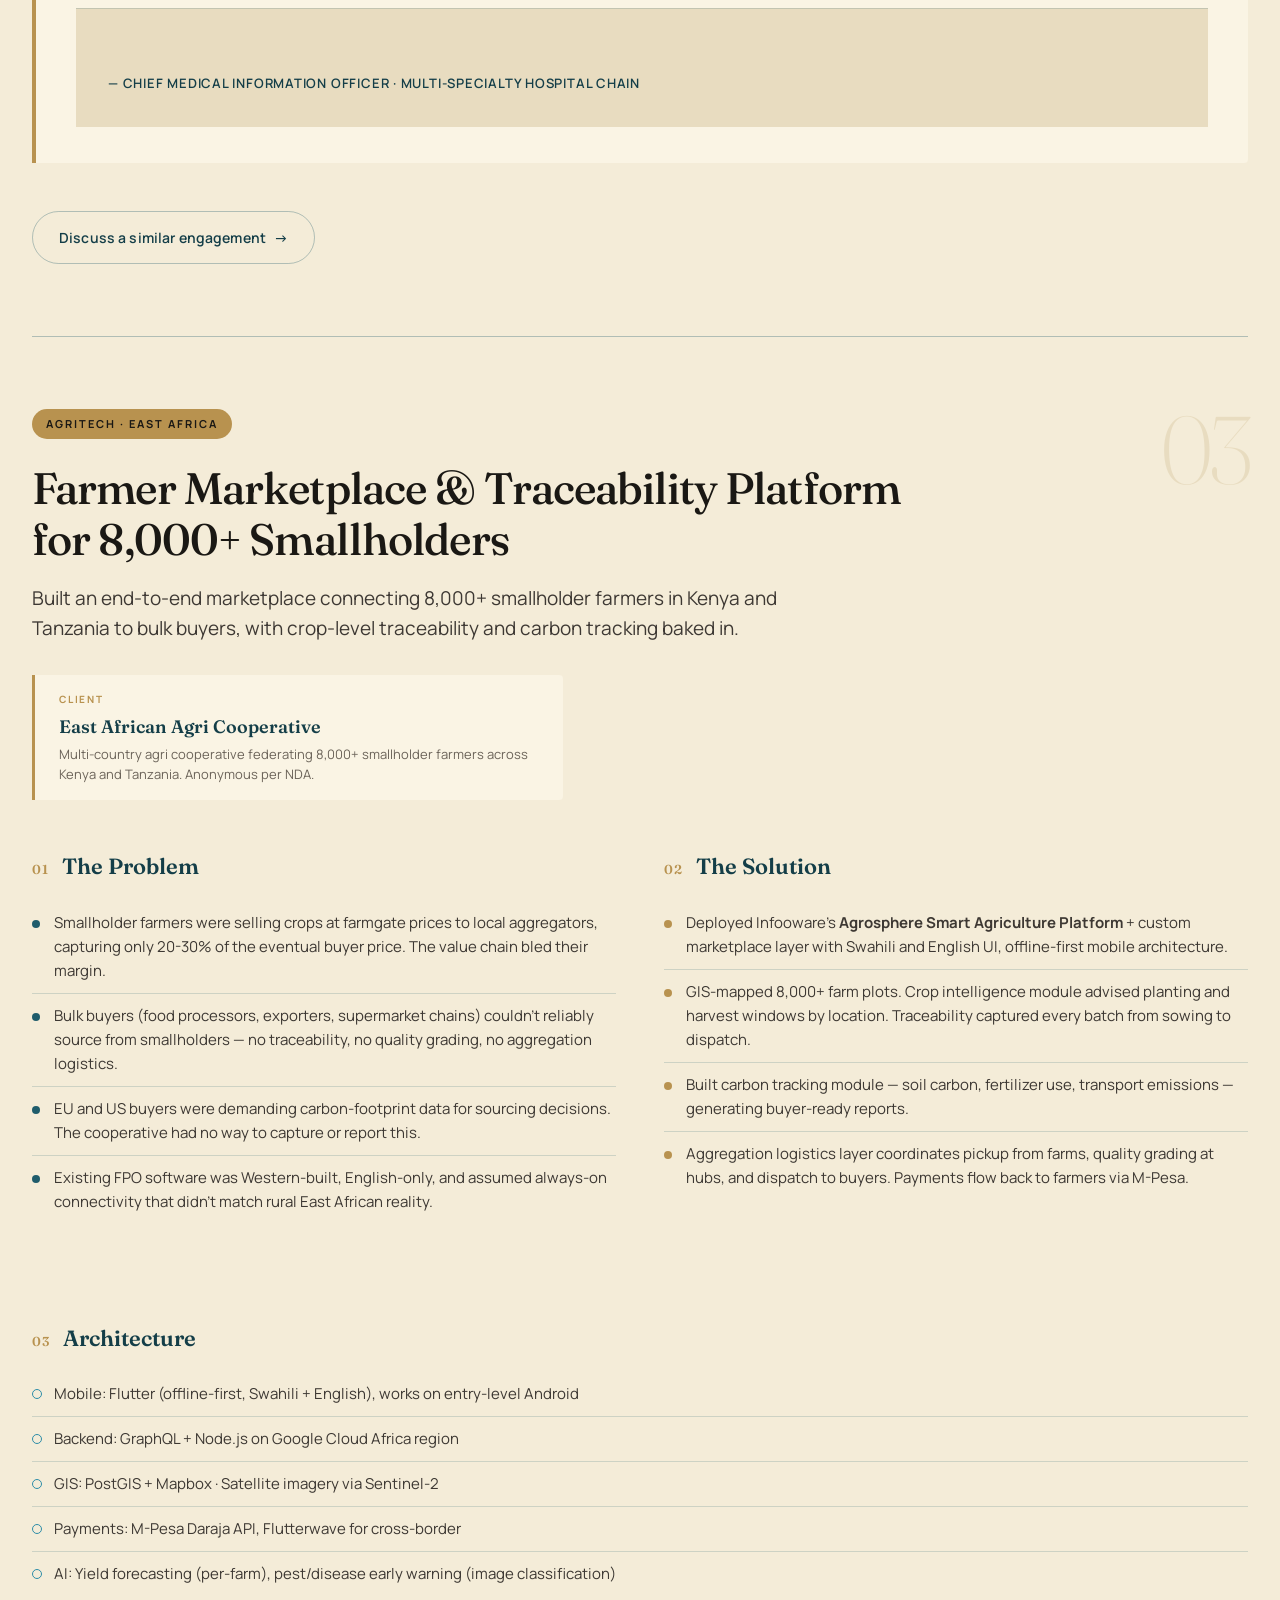
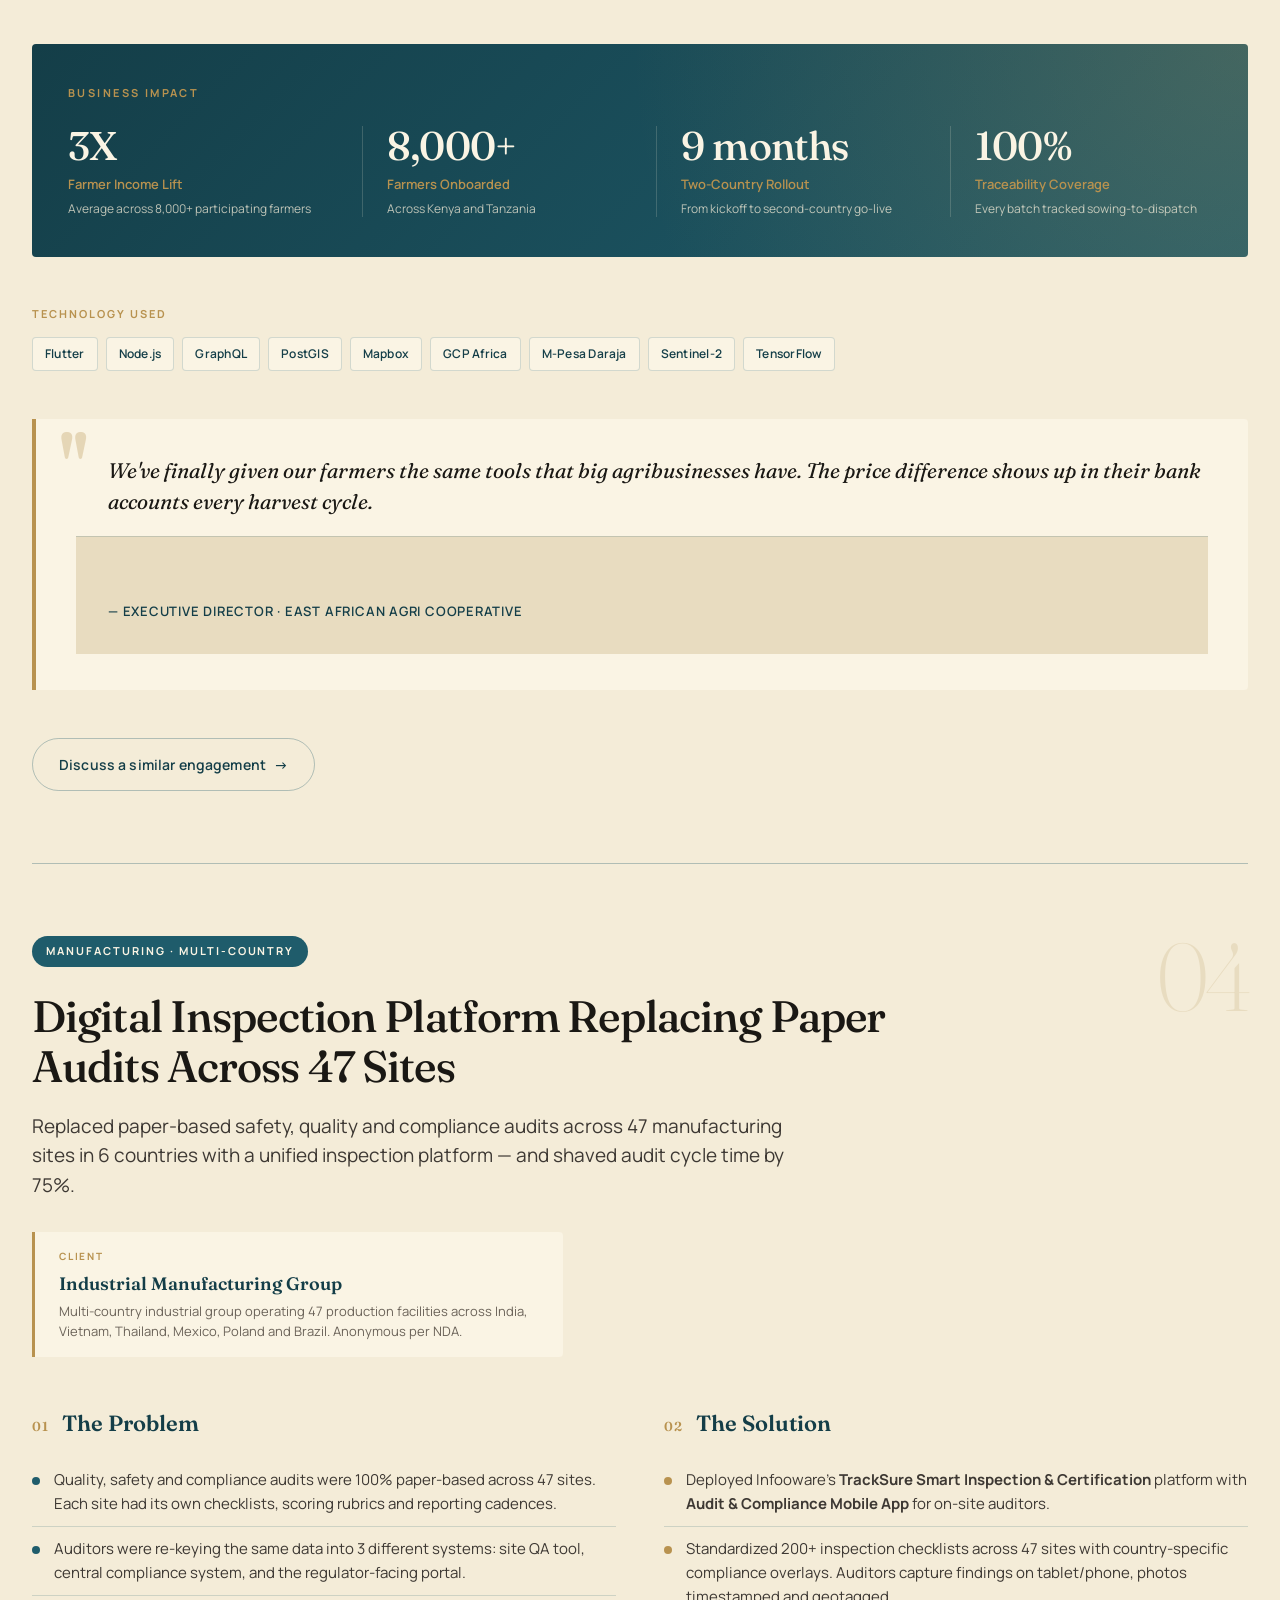
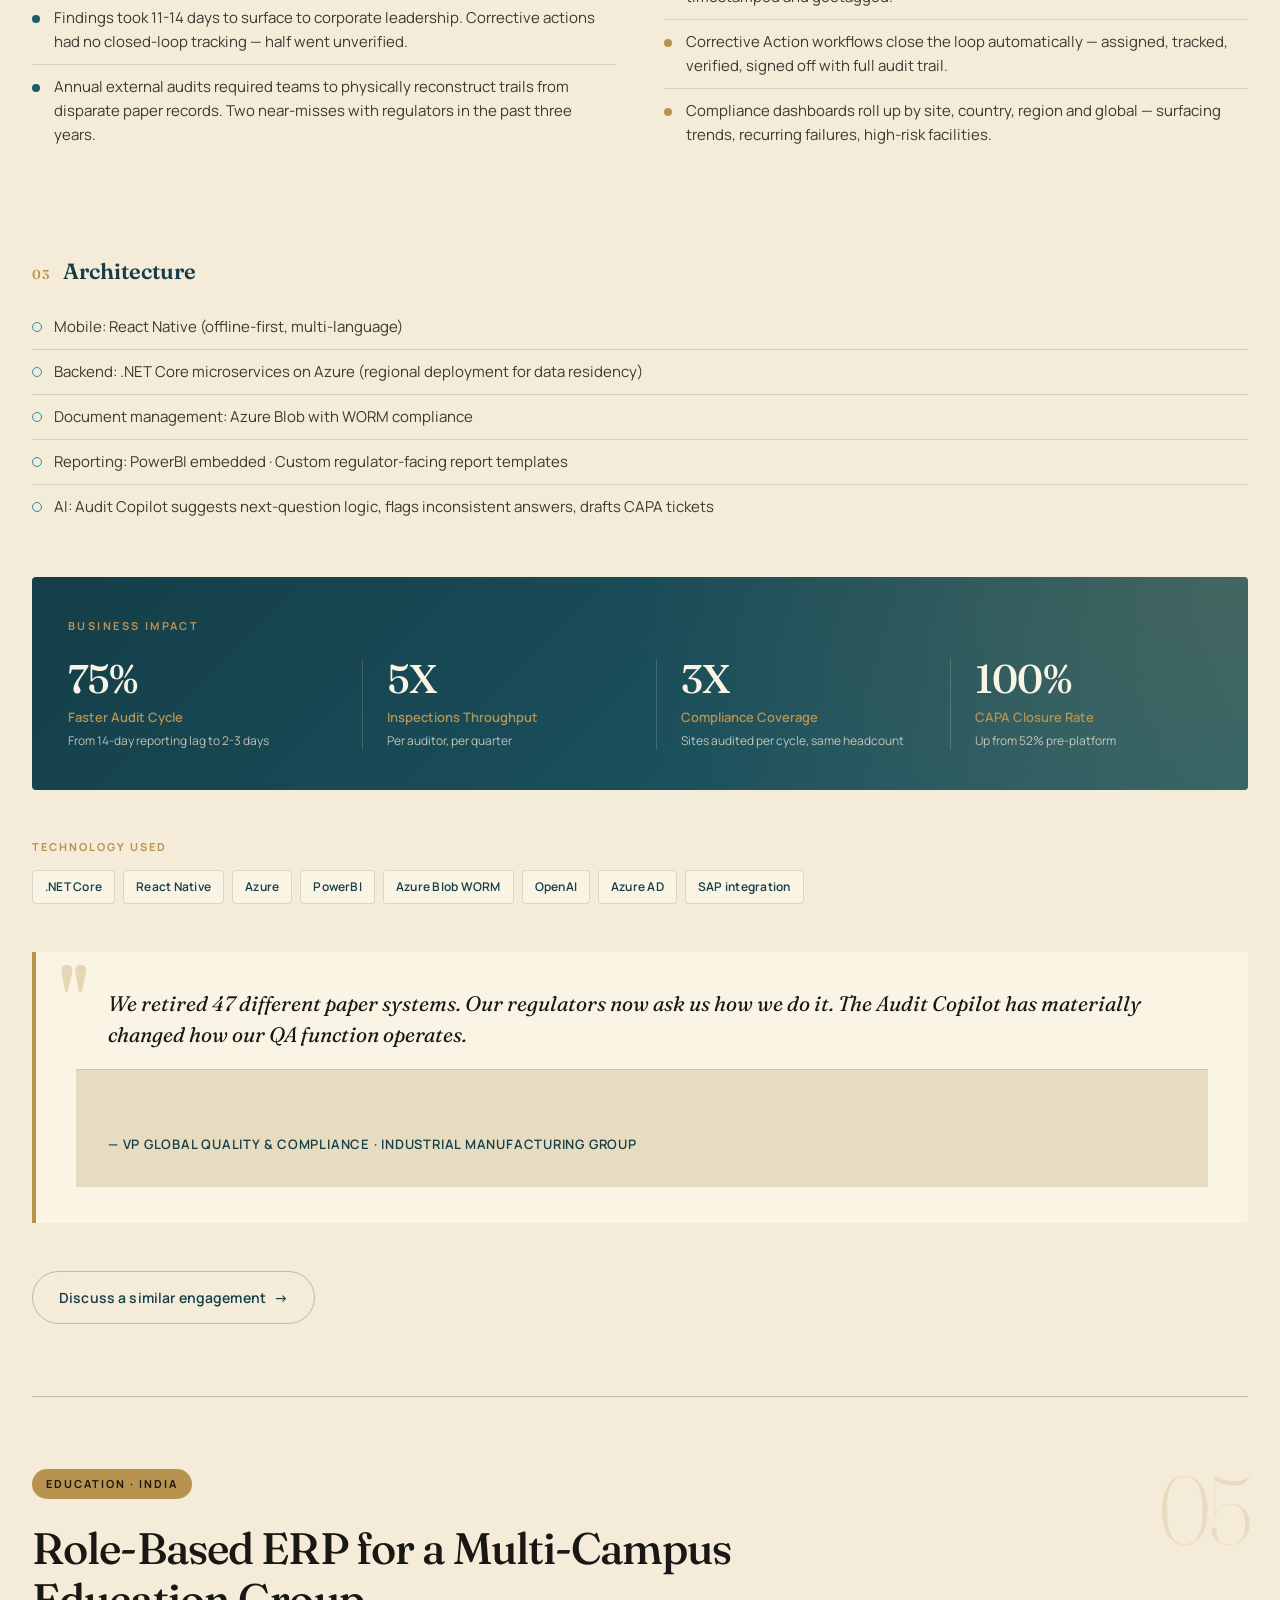
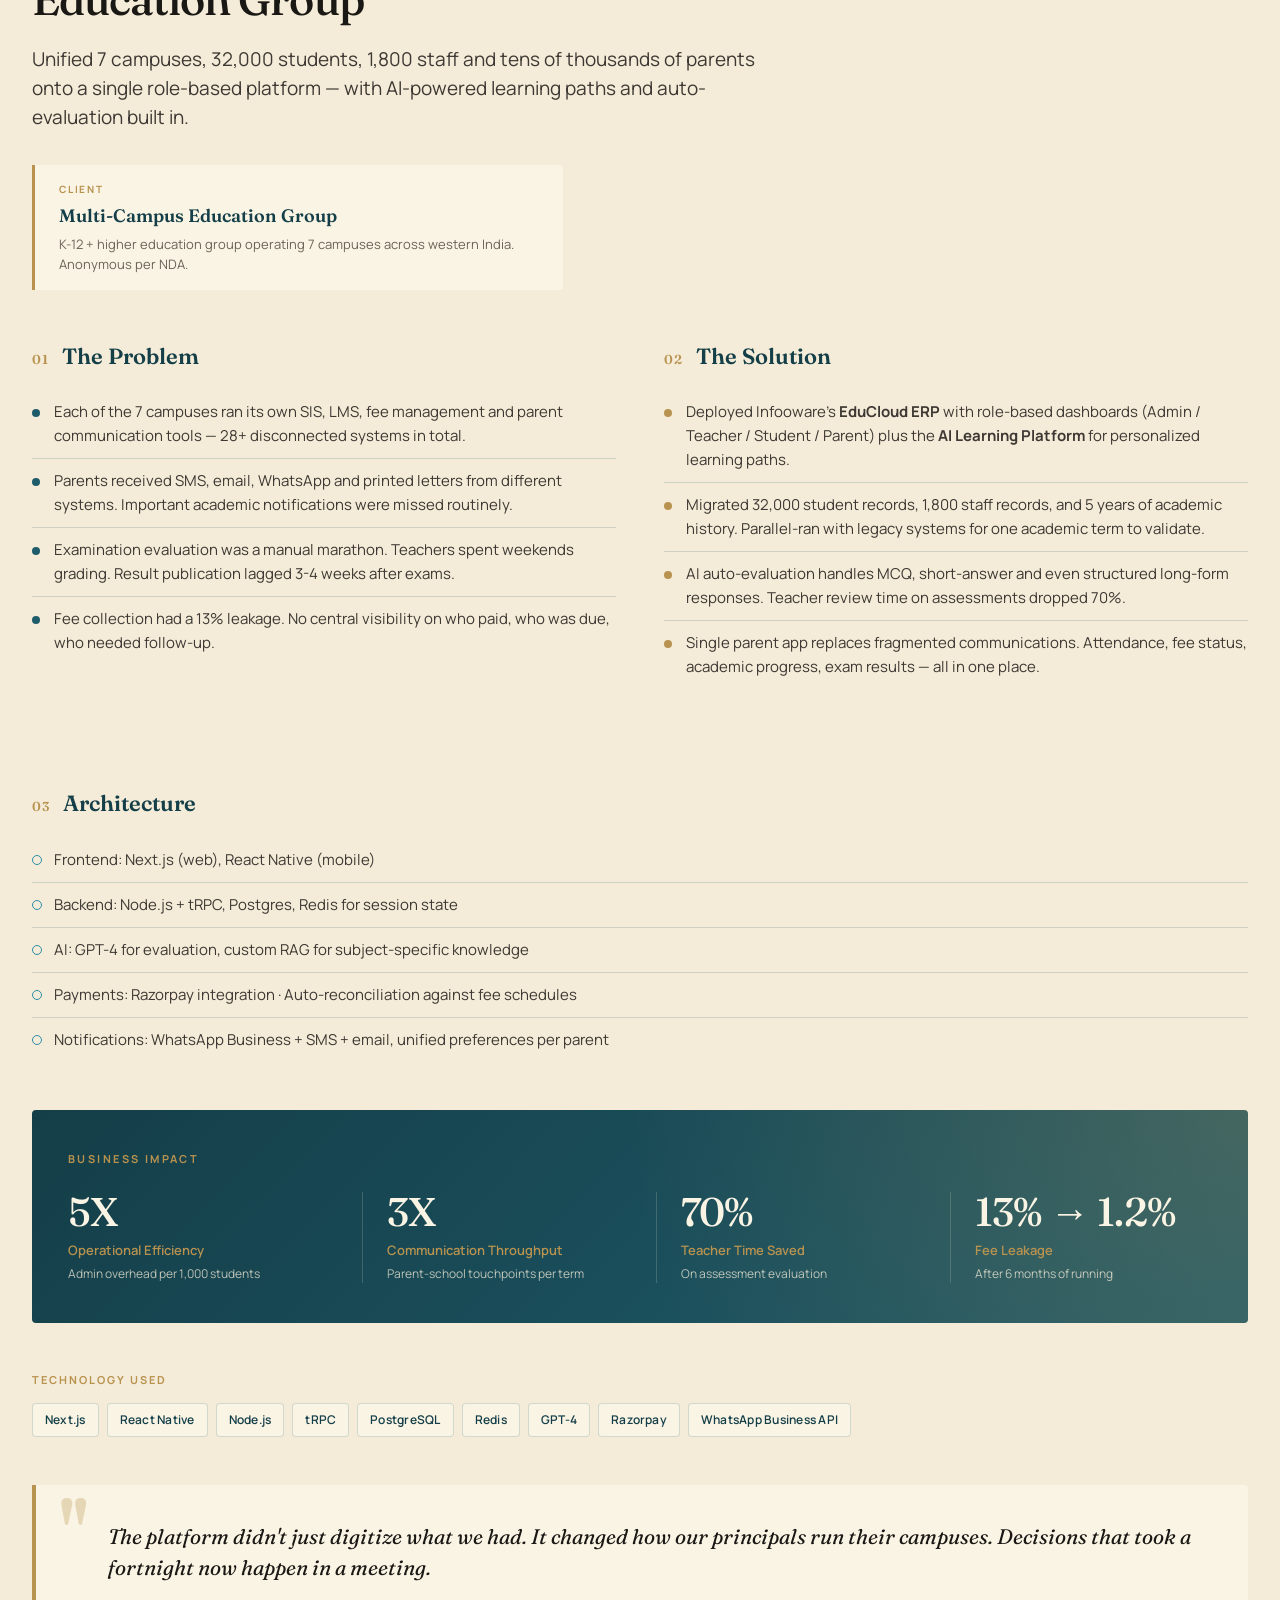
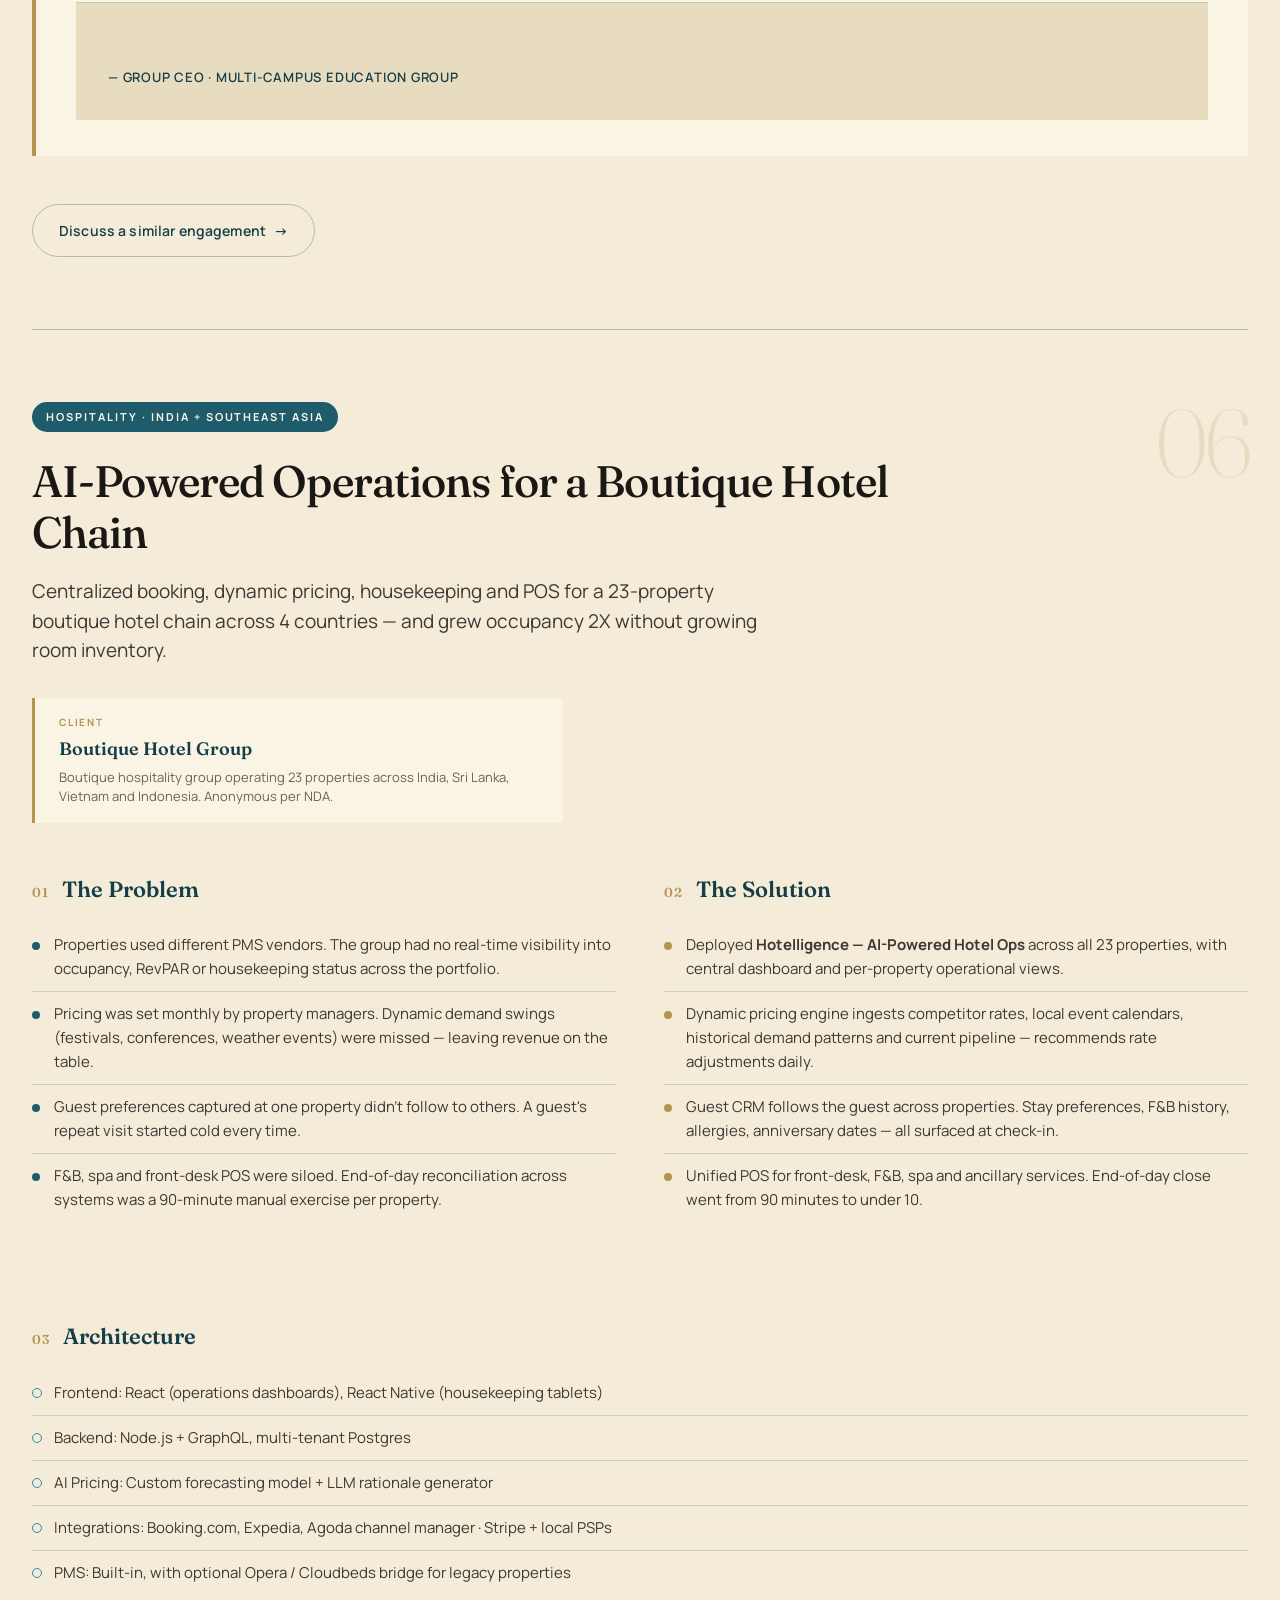
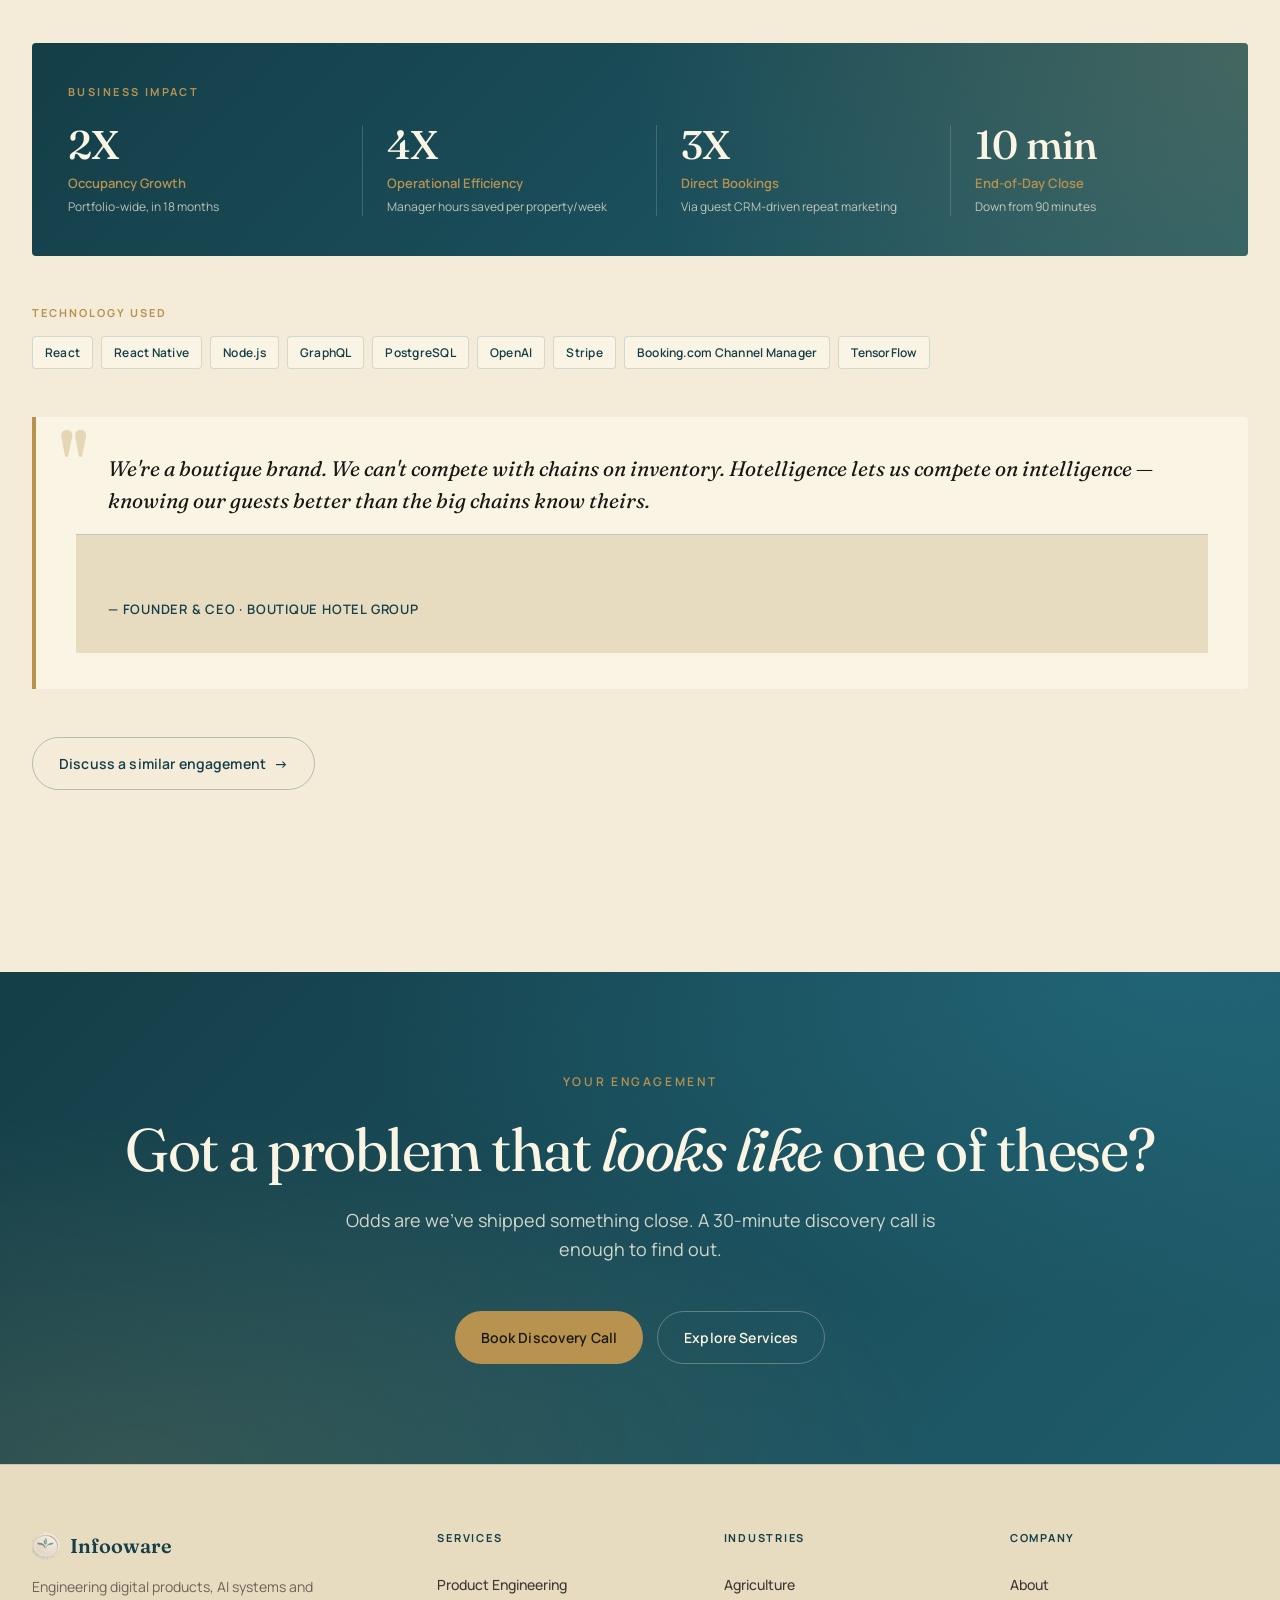
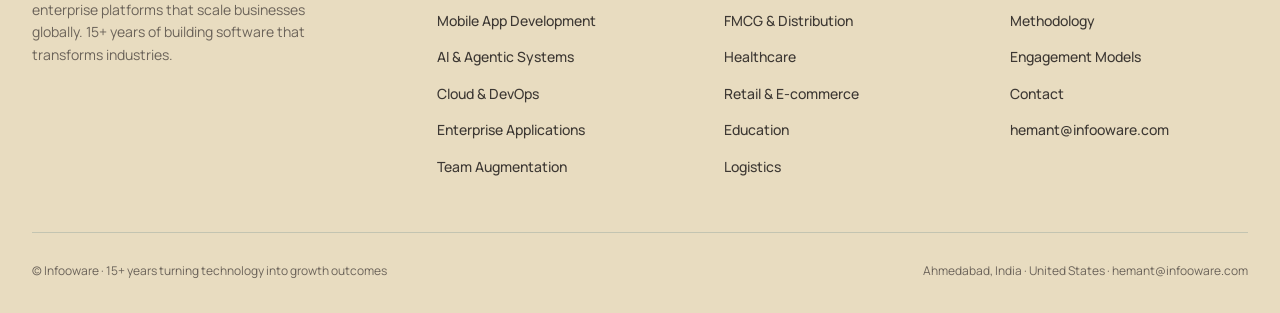
<file: case-studies.html>
<!DOCTYPE html>
<html lang="en">
<head>
<meta charset="UTF-8">
<meta name="viewport" content="width=device-width, initial-scale=1.0">
<meta name="description" content="Selected case studies from Infooware — real engagements, real outcomes, across FMCG, Healthcare, Agriculture, Manufacturing, Education and Hospitality.">
<title>Case Studies · Infooware Services</title>
<link rel="preconnect" href="https://fonts.googleapis.com">
<link rel="preconnect" href="https://fonts.gstatic.com" crossorigin>
<link href="https://fonts.googleapis.com/css2?family=Fraunces:ital,opsz,wght@0,9..144,300;0,9..144,400;0,9..144,500;0,9..144,600;0,9..144,700;1,9..144,300;1,9..144,400;1,9..144,500;1,9..144,600&family=Manrope:wght@300;400;500;600;700;800&display=swap" rel="stylesheet">
<link rel="stylesheet" href="assets/style.css">
<link rel="icon" type="image/png" href="assets/logo.png">
</head>
<body>
<header class="topbar">
  <div class="topbar-inner">
    <a class="topbar-brand" href="index.html">
      <img src="assets/logo.png" alt="Infooware">
      <span class="topbar-brand-text">
        <span class="name">Infooware</span>
        <span class="tag">Services</span>
      </span>
    </a>
    <button class="nav-toggle" aria-label="Menu">
      <svg viewBox="0 0 24 24" fill="none" stroke="currentColor" stroke-width="2"><path d="M3 6h18M3 12h18M3 18h18"/></svg>
    </button>
    <nav class="nav"><a href="index.html">Home</a><a href="services.html">Services</a><a href="industries.html">Industries</a><a href="case-studies.html" class="active">Case Studies</a><a href="methodology.html">Methodology</a><a href="about.html">About</a><a href="contact.html">Contact</a></nav>
    <a class="topbar-cta" href="contact.html">Book Discovery Call</a>
  </div>
</header>

<style>
/* ========== CASE STUDIES PAGE-SPECIFIC ========== */
.case-hero-stats {
  display: grid; grid-template-columns: repeat(4, 1fr);
  gap: 40px; margin-top: 56px;
  padding-top: 36px; border-top: 1px solid var(--line);
}
.case-hero-stats strong {
  font-family: 'Fraunces', serif;
  font-size: 44px; font-weight: 500;
  color: var(--teal-deep); line-height: 1;
  letter-spacing: -0.02em;
  display: block;
}
.case-hero-stats span {
  font-size: 11px; text-transform: uppercase;
  letter-spacing: 0.16em; color: var(--muted);
  margin-top: 10px; display: block;
}

.filter-row {
  display: flex; gap: 8px; flex-wrap: wrap;
  padding: 16px 0; margin-bottom: 24px;
  border-bottom: 1px solid var(--line);
}
.filter-chip {
  font-size: 12px; font-weight: 600;
  letter-spacing: 0.04em;
  padding: 8px 16px;
  border-radius: 999px;
  background: var(--cream-light);
  color: var(--ink-soft);
  text-decoration: none;
  border: 1px solid var(--line);
  transition: all 0.2s ease;
}
.filter-chip:hover {
  background: var(--teal); color: var(--cream-light);
  border-color: var(--teal);
}

.case-study {
  padding: 72px 0;
  border-top: 1px solid var(--line-strong);
  scroll-margin-top: 80px;
}
.case-study:first-of-type { border-top: none; }

.case-study-header {
  position: relative;
  margin-bottom: 48px;
}
.case-tag {
  display: inline-block;
  font-size: 11px; font-weight: 700;
  letter-spacing: 0.18em;
  text-transform: uppercase;
  padding: 6px 14px;
  border-radius: 999px;
  margin-bottom: 24px;
}
.case-num {
  position: absolute; top: 0; right: 0;
  font-size: 96px; font-weight: 200;
  color: var(--cream-dark);
  line-height: 0.85;
  letter-spacing: -0.05em;
}
.case-title {
  font-family: 'Fraunces', serif;
  font-size: clamp(28px, 3.5vw, 44px);
  line-height: 1.15;
  font-weight: 500;
  letter-spacing: -0.02em;
  color: var(--ink);
  max-width: 880px;
  margin-bottom: 20px;
}
.case-lede {
  font-size: 19px; line-height: 1.55;
  color: var(--ink-soft);
  max-width: 760px;
  margin-bottom: 32px;
}
.case-client {
  display: inline-block;
  padding: 16px 24px;
  background: var(--cream-light);
  border-left: 3px solid var(--gold);
  border-radius: 0 4px 4px 0;
}
.case-client-label {
  font-size: 10px;
  font-weight: 700;
  text-transform: uppercase;
  letter-spacing: 0.18em;
  color: var(--gold);
  margin-bottom: 4px;
}
.case-client-name {
  font-family: 'Fraunces', serif;
  font-size: 18px;
  font-weight: 600;
  color: var(--teal-deep);
}
.case-client-desc {
  font-size: 13px;
  color: var(--muted);
  margin-top: 4px;
  line-height: 1.5;
  max-width: 480px;
}

.case-grid {
  display: grid;
  grid-template-columns: 1fr 1fr;
  gap: 48px;
  margin-bottom: 48px;
}
.case-section { margin-bottom: 48px; }
.case-section-title {
  font-family: 'Fraunces', serif;
  font-size: 22px;
  font-weight: 600;
  color: var(--teal-deep);
  margin-bottom: 16px;
  display: flex; align-items: baseline; gap: 12px;
}
.case-section-title .num {
  font-size: 13px;
  color: var(--gold);
  letter-spacing: 0.1em;
  font-weight: 600;
}
.case-list {
  list-style: none; padding: 0;
}
.case-list li {
  padding: 10px 0 10px 22px;
  position: relative;
  font-size: 15px;
  line-height: 1.6;
  color: var(--ink-soft);
  border-top: 1px solid var(--line);
}
.case-list li:first-child { border-top: none; }
.case-list li::before {
  content: "";
  position: absolute;
  left: 0; top: 19px;
  width: 8px; height: 8px;
  background: var(--teal);
  border-radius: 50%;
}
.case-list-solution li::before { background: var(--gold); }
.case-list-arch li::before {
  background: transparent;
  border: 1.5px solid var(--teal-bright);
  top: 17px;
}

.case-impact {
  background: linear-gradient(135deg, var(--teal-deep), var(--teal));
  color: var(--cream-light);
  padding: 40px 36px;
  border-radius: 4px;
  margin: 48px 0;
  position: relative;
  overflow: hidden;
}
.case-impact::before {
  content: "";
  position: absolute;
  inset: 0;
  background: radial-gradient(circle at 100% 0%, rgba(184, 146, 79, 0.25) 0%, transparent 50%);
  pointer-events: none;
}
.case-impact-label {
  font-size: 11px; font-weight: 700;
  text-transform: uppercase;
  letter-spacing: 0.22em;
  color: var(--gold);
  margin-bottom: 24px;
  position: relative;
}
.case-impact-grid {
  display: grid;
  grid-template-columns: repeat(4, 1fr);
  gap: 32px;
  position: relative;
}
.impact-metric { border-left: 1px solid rgba(244, 236, 216, 0.18); padding-left: 24px; }
.impact-metric:first-child { border-left: none; padding-left: 0; }
.impact-num {
  font-family: 'Fraunces', serif;
  font-size: 40px;
  font-weight: 500;
  letter-spacing: -0.02em;
  line-height: 1;
  margin-bottom: 8px;
  color: var(--cream-light);
}
.impact-label {
  font-size: 13px;
  font-weight: 600;
  color: var(--gold);
  margin-bottom: 4px;
}
.impact-desc {
  font-size: 12px;
  color: rgba(244, 236, 216, 0.75);
  line-height: 1.45;
}

.case-tech { margin-bottom: 40px; }
.case-tech-label {
  font-size: 11px;
  font-weight: 700;
  text-transform: uppercase;
  letter-spacing: 0.18em;
  color: var(--gold);
  margin-bottom: 14px;
}
.case-tech-chips {
  display: flex; flex-wrap: wrap; gap: 8px;
}
.tech-chip {
  font-size: 12px;
  font-weight: 600;
  padding: 6px 12px;
  border-radius: 4px;
  background: var(--cream-light);
  color: var(--teal-deep);
  border: 1px solid var(--line);
  letter-spacing: 0.02em;
}

.case-quote {
  margin: 48px 0;
  padding: 36px 40px;
  background: var(--cream-light);
  border-left: 4px solid var(--gold);
  border-radius: 0 4px 4px 0;
  position: relative;
}
.case-quote-mark {
  position: absolute;
  top: 8px; left: 24px;
  font-size: 72px;
  color: var(--gold);
  font-weight: 700;
  line-height: 1;
  opacity: 0.3;
}
.case-quote-text {
  font-family: 'Fraunces', serif;
  font-size: 21px;
  line-height: 1.5;
  font-weight: 400;
  font-style: italic;
  color: var(--ink);
  position: relative;
  padding-left: 32px;
}
.case-quote-footer {
  margin-top: 18px;
  padding-left: 32px;
  font-size: 13px;
  font-weight: 600;
  letter-spacing: 0.06em;
  color: var(--teal-deep);
  text-transform: uppercase;
}

.case-cta {
  display: flex;
  justify-content: flex-start;
  margin-top: 32px;
}

@media (max-width: 980px) {
  .case-grid { grid-template-columns: 1fr; gap: 32px; }
  .case-impact-grid { grid-template-columns: repeat(2, 1fr); gap: 28px; }
  .impact-metric { border-left: none; padding-left: 0; padding-top: 20px; border-top: 1px solid rgba(244, 236, 216, 0.18); }
  .impact-metric:nth-child(-n+2) { border-top: none; padding-top: 0; }
  .case-hero-stats { grid-template-columns: repeat(2, 1fr); gap: 32px; }
  .case-num { font-size: 64px; }
}
@media (max-width: 540px) {
  .case-impact-grid { grid-template-columns: 1fr; }
  .impact-metric { border-top: 1px solid rgba(244, 236, 216, 0.18) !important; padding-top: 20px !important; }
  .impact-metric:first-child { border-top: none !important; padding-top: 0 !important; }
  .case-quote { padding: 28px 24px; }
  .case-quote-text { font-size: 18px; padding-left: 0; }
  .case-quote-mark { display: none; }
  .case-quote-footer { padding-left: 0; }
}
</style>

<main>
  <section class="hero">
    <div class="reveal">
      <div class="eyebrow">Selected Engagements</div>
      <h1 class="display">
        Real <em>problems.</em><br>
        Real <strong>outcomes.</strong>
      </h1>
      <p class="lead">
        Six case studies drawn from our work across FMCG, Healthcare, Agriculture, Manufacturing,
        Education and Hospitality — with the architecture, technology choices, and business impact
        that matter. Client names anonymized per NDA where applicable.
      </p>
      <div class="case-hero-stats">
        <div><strong>500+</strong><span>Projects Delivered</span></div>
        <div><strong>100+</strong><span>Global Clients</span></div>
        <div><strong>15+</strong><span>Years Operating</span></div>
        <div><strong>6</strong><span>Continents Reached</span></div>
      </div>
    </div>
  </section>

  <section class="section" style="padding-top: 24px;">
    <div class="section-inner">
      <div class="filter-row reveal">
        <span style="font-size: 11px; font-weight: 700; letter-spacing: 0.18em; color: var(--muted); text-transform: uppercase; padding: 10px 4px;">Browse by industry:</span>
        <a href="#" class="filter-chip" data-filter="agritech">AgriTech</a><a href="#" class="filter-chip" data-filter="education">Education</a><a href="#" class="filter-chip" data-filter="fmcg">FMCG</a><a href="#" class="filter-chip" data-filter="healthcare">Healthcare</a><a href="#" class="filter-chip" data-filter="hospitality">Hospitality</a><a href="#" class="filter-chip" data-filter="manufacturing">Manufacturing</a>
      </div>
      
<article class="case-study reveal" id="fmcg-field-sales-india">
  <div class="case-study-header">
    <div class="case-tag" style="background: var(--teal); color: var(--cream-light);">FMCG · India</div>
    <div class="case-num serif">01</div>
    <h2 class="case-title">Rebuilding Secondary Sales for a National FMCG Distributor</h2>
    <p class="case-lede">How a national FMCG distributor moved from end-of-day paper reconciliation to live secondary-sales visibility across 320 reps in six weeks — and lifted productivity 5X.</p>
    <div class="case-client">
      <div class="case-client-label">Client</div>
      <div class="case-client-name">National FMCG Distributor</div>
      <div class="case-client-desc">Pan-India distributor covering 14,000+ retail outlets across 9 states. Anonymous per NDA.</div>
    </div>
  </div>

  <div class="case-grid">
    <div class="case-section">
      <h3 class="case-section-title"><span class="num">01</span> The Problem</h3>
      <ul class="case-list"><li>Sales reps were spending 40-60 minutes a day on paper order books and end-of-day data entry. Productive selling hours were eaten by admin.</li><li>Once inventory left the distributor warehouse, the brand had no visibility into what actually moved at retail. Stockouts at outlets coexisted with overstock at distributors.</li><li>Beat plans were drawn 6 months prior and no longer matched reality. Reps cherry-picked easy outlets. Coverage degraded silently. Quarterly targets were missed three quarters in a row.</li></ul>
    </div>

    <div class="case-section">
      <h3 class="case-section-title"><span class="num">02</span> The Solution</h3>
      <ul class="case-list case-list-solution"><li>Deployed Infooware's <strong>Field Sales Intelligence</strong> platform — order booking mobile app, beat planning engine, distributor dashboard, AI Sales Copilot.</li><li>Onboarded 320 field reps over six weeks. In-person training in 4 regional hubs. Offline-first mobile app meant no signal-dependency in rural beats.</li><li>Integrated with the client's existing SAP ERP and Tally accounting for downstream order processing and reconciliation.</li></ul>
    </div>
  </div>

  <div class="case-section">
    <h3 class="case-section-title"><span class="num">03</span> Architecture</h3>
    <ul class="case-list case-list-arch"><li>Mobile app: React Native (offline-first), local SQLite cache, syncs on signal</li><li>Backend: Node.js microservices on AWS ECS · Postgres for transactional, Redshift for analytics</li><li>Real-time tracking: WebSocket layer, MQTT-based location pings</li><li>AI Copilot: RAG over product catalog + historical orders, served via OpenAI + custom retrieval</li><li>Integrations: SAP IDoc connector, Tally TCP bridge, WhatsApp Business API for receipts</li></ul>
  </div>

  <div class="case-impact">
    <div class="case-impact-label">Business Impact</div>
    <div class="case-impact-grid">
        <div class="impact-metric">
          <div class="impact-num serif">5X</div>
          <div class="impact-label">Productivity Lift</div>
          <div class="impact-desc">Per-rep order book size 5× pre-rollout baseline</div>
        </div>
        <div class="impact-metric">
          <div class="impact-num serif">3X</div>
          <div class="impact-label">Faster Order-to-Cash</div>
          <div class="impact-desc">Average cycle from order capture to invoice</div>
        </div>
        <div class="impact-metric">
          <div class="impact-num serif">87%</div>
          <div class="impact-label">Beat Compliance</div>
          <div class="impact-desc">Up from 41% before the platform</div>
        </div>
        <div class="impact-metric">
          <div class="impact-num serif">6 weeks</div>
          <div class="impact-label">Onboarding</div>
          <div class="impact-desc">320 reps onboarded across 9 states</div>
        </div></div>
  </div>

  <div class="case-tech">
    <div class="case-tech-label">Technology Used</div>
    <div class="case-tech-chips"><span class="tech-chip">React Native</span><span class="tech-chip">Node.js</span><span class="tech-chip">AWS ECS</span><span class="tech-chip">PostgreSQL</span><span class="tech-chip">Redshift</span><span class="tech-chip">OpenAI</span><span class="tech-chip">SAP IDoc</span><span class="tech-chip">Tally</span><span class="tech-chip">WhatsApp Business API</span></div>
  </div>

  <blockquote class="case-quote">
    <div class="case-quote-mark serif">"</div>
    <p class="case-quote-text">We went from flying blind on secondary sales to having a daily heatmap of outlet performance. Our reps actually carry the platform — they don't tolerate it.</p>
    <footer class="case-quote-footer">— Sales Operations Director · National FMCG Distributor</footer>
  </blockquote>

  <div class="case-cta">
    <a class="btn btn-secondary btn-arrow" href="contact.html">Discuss a similar engagement </a>
  </div>
</article>

<article class="case-study reveal" id="healthcare-multispecialty-india">
  <div class="case-study-header">
    <div class="case-tag" style="background: var(--teal); color: var(--cream-light);">Healthcare · India</div>
    <div class="case-num serif">02</div>
    <h2 class="case-title">Unifying EHR Across a 14-Location Multi-Specialty Hospital Chain</h2>
    <p class="case-lede">Consolidated patient records, lab integration and compliance reporting across 14 hospital locations — audit-ready in 4 months, with 40% faster record retrieval.</p>
    <div class="case-client">
      <div class="case-client-label">Client</div>
      <div class="case-client-name">Multi-Specialty Hospital Chain</div>
      <div class="case-client-desc">Mid-sized hospital chain operating 14 facilities across western and southern India. Anonymous per NDA.</div>
    </div>
  </div>

  <div class="case-grid">
    <div class="case-section">
      <h3 class="case-section-title"><span class="num">01</span> The Problem</h3>
      <ul class="case-list"><li>Patient records were fragmented across 14 facilities, each running a different EMR vendor. A patient referred from one hospital to another arrived with no usable record continuity.</li><li>Lab and pharmacy systems were standalone — clinicians manually copied results between systems, with a daily reconciliation team chasing mismatches.</li><li>NABH and HIPAA audits were months-long fire drills. The compliance team spent more time preparing audit packages than running the program.</li><li>OPD throughput suffered: average wait time at registration was 22 minutes; billing took another 18 minutes post-consult.</li></ul>
    </div>

    <div class="case-section">
      <h3 class="case-section-title"><span class="num">02</span> The Solution</h3>
      <ul class="case-list case-list-solution"><li>Deployed Infooware's <strong>Healthcare Platform (ERP)</strong> with unified EHR, integrated billing, pharmacy and lab modules, plus mobile patient and doctor apps.</li><li>Phased rollout: pilot at flagship facility (month 1-2), expansion to 4 additional sites (month 3-4), rollout to remaining 9 (month 5-7).</li><li>Built HL7/FHIR connectors to migrate 1.2M existing patient records. Lab and pharmacy systems integrated via DICOM and proprietary middleware adapters.</li><li>Compliance dashboard tracks HIPAA, NABH and ABDM requirements continuously — flagging gaps before audit cycles.</li></ul>
    </div>
  </div>

  <div class="case-section">
    <h3 class="case-section-title"><span class="num">03</span> Architecture</h3>
    <ul class="case-list case-list-arch"><li>Frontend: React (web), React Native (patient/doctor apps)</li><li>Backend: Node.js + GraphQL gateway, Postgres for transactional, MongoDB for clinical notes</li><li>FHIR-compliant data layer, HL7 message bus (RabbitMQ)</li><li>Hosting: Private cloud on AWS Mumbai · HIPAA-aligned VPC isolation</li><li>AI: Symptom-driven differential diagnosis (Knowledge Agent), drug interaction alerts, no-show predictor</li></ul>
  </div>

  <div class="case-impact">
    <div class="case-impact-label">Business Impact</div>
    <div class="case-impact-grid">
        <div class="impact-metric">
          <div class="impact-num serif">10X</div>
          <div class="impact-label">Operational Efficiency</div>
          <div class="impact-desc">Cross-facility patient handoff time</div>
        </div>
        <div class="impact-metric">
          <div class="impact-num serif">5X</div>
          <div class="impact-label">Care Coordination</div>
          <div class="impact-desc">Inter-department referral velocity</div>
        </div>
        <div class="impact-metric">
          <div class="impact-num serif">3X</div>
          <div class="impact-label">Faster Reporting</div>
          <div class="impact-desc">Monthly compliance pack generation</div>
        </div>
        <div class="impact-metric">
          <div class="impact-num serif">40%</div>
          <div class="impact-label">Record Retrieval</div>
          <div class="impact-desc">Reduction in time-to-access patient history</div>
        </div></div>
  </div>

  <div class="case-tech">
    <div class="case-tech-label">Technology Used</div>
    <div class="case-tech-chips"><span class="tech-chip">React</span><span class="tech-chip">React Native</span><span class="tech-chip">Node.js</span><span class="tech-chip">GraphQL</span><span class="tech-chip">PostgreSQL</span><span class="tech-chip">MongoDB</span><span class="tech-chip">RabbitMQ</span><span class="tech-chip">FHIR</span><span class="tech-chip">HL7</span><span class="tech-chip">AWS Mumbai</span><span class="tech-chip">OpenAI</span></div>
  </div>

  <blockquote class="case-quote">
    <div class="case-quote-mark serif">"</div>
    <p class="case-quote-text">Audit readiness used to be a quarterly panic. Now it's a dashboard. The clinical teams trust the data, which is the highest compliment software can get in this industry.</p>
    <footer class="case-quote-footer">— Chief Medical Information Officer · Multi-Specialty Hospital Chain</footer>
  </blockquote>

  <div class="case-cta">
    <a class="btn btn-secondary btn-arrow" href="contact.html">Discuss a similar engagement </a>
  </div>
</article>

<article class="case-study reveal" id="agritech-marketplace-africa">
  <div class="case-study-header">
    <div class="case-tag" style="background: var(--gold); color: var(--ink);">AgriTech · East Africa</div>
    <div class="case-num serif">03</div>
    <h2 class="case-title">Farmer Marketplace & Traceability Platform for 8,000+ Smallholders</h2>
    <p class="case-lede">Built an end-to-end marketplace connecting 8,000+ smallholder farmers in Kenya and Tanzania to bulk buyers, with crop-level traceability and carbon tracking baked in.</p>
    <div class="case-client">
      <div class="case-client-label">Client</div>
      <div class="case-client-name">East African Agri Cooperative</div>
      <div class="case-client-desc">Multi-country agri cooperative federating 8,000+ smallholder farmers across Kenya and Tanzania. Anonymous per NDA.</div>
    </div>
  </div>

  <div class="case-grid">
    <div class="case-section">
      <h3 class="case-section-title"><span class="num">01</span> The Problem</h3>
      <ul class="case-list"><li>Smallholder farmers were selling crops at farmgate prices to local aggregators, capturing only 20-30% of the eventual buyer price. The value chain bled their margin.</li><li>Bulk buyers (food processors, exporters, supermarket chains) couldn't reliably source from smallholders — no traceability, no quality grading, no aggregation logistics.</li><li>EU and US buyers were demanding carbon-footprint data for sourcing decisions. The cooperative had no way to capture or report this.</li><li>Existing FPO software was Western-built, English-only, and assumed always-on connectivity that didn't match rural East African reality.</li></ul>
    </div>

    <div class="case-section">
      <h3 class="case-section-title"><span class="num">02</span> The Solution</h3>
      <ul class="case-list case-list-solution"><li>Deployed Infooware's <strong>Agrosphere Smart Agriculture Platform</strong> + custom marketplace layer with Swahili and English UI, offline-first mobile architecture.</li><li>GIS-mapped 8,000+ farm plots. Crop intelligence module advised planting and harvest windows by location. Traceability captured every batch from sowing to dispatch.</li><li>Built carbon tracking module — soil carbon, fertilizer use, transport emissions — generating buyer-ready reports.</li><li>Aggregation logistics layer coordinates pickup from farms, quality grading at hubs, and dispatch to buyers. Payments flow back to farmers via M-Pesa.</li></ul>
    </div>
  </div>

  <div class="case-section">
    <h3 class="case-section-title"><span class="num">03</span> Architecture</h3>
    <ul class="case-list case-list-arch"><li>Mobile: Flutter (offline-first, Swahili + English), works on entry-level Android</li><li>Backend: GraphQL + Node.js on Google Cloud Africa region</li><li>GIS: PostGIS + Mapbox · Satellite imagery via Sentinel-2</li><li>Payments: M-Pesa Daraja API, Flutterwave for cross-border</li><li>AI: Yield forecasting (per-farm), pest/disease early warning (image classification)</li></ul>
  </div>

  <div class="case-impact">
    <div class="case-impact-label">Business Impact</div>
    <div class="case-impact-grid">
        <div class="impact-metric">
          <div class="impact-num serif">3X</div>
          <div class="impact-label">Farmer Income Lift</div>
          <div class="impact-desc">Average across 8,000+ participating farmers</div>
        </div>
        <div class="impact-metric">
          <div class="impact-num serif">8,000+</div>
          <div class="impact-label">Farmers Onboarded</div>
          <div class="impact-desc">Across Kenya and Tanzania</div>
        </div>
        <div class="impact-metric">
          <div class="impact-num serif">9 months</div>
          <div class="impact-label">Two-Country Rollout</div>
          <div class="impact-desc">From kickoff to second-country go-live</div>
        </div>
        <div class="impact-metric">
          <div class="impact-num serif">100%</div>
          <div class="impact-label">Traceability Coverage</div>
          <div class="impact-desc">Every batch tracked sowing-to-dispatch</div>
        </div></div>
  </div>

  <div class="case-tech">
    <div class="case-tech-label">Technology Used</div>
    <div class="case-tech-chips"><span class="tech-chip">Flutter</span><span class="tech-chip">Node.js</span><span class="tech-chip">GraphQL</span><span class="tech-chip">PostGIS</span><span class="tech-chip">Mapbox</span><span class="tech-chip">GCP Africa</span><span class="tech-chip">M-Pesa Daraja</span><span class="tech-chip">Sentinel-2</span><span class="tech-chip">TensorFlow</span></div>
  </div>

  <blockquote class="case-quote">
    <div class="case-quote-mark serif">"</div>
    <p class="case-quote-text">We've finally given our farmers the same tools that big agribusinesses have. The price difference shows up in their bank accounts every harvest cycle.</p>
    <footer class="case-quote-footer">— Executive Director · East African Agri Cooperative</footer>
  </blockquote>

  <div class="case-cta">
    <a class="btn btn-secondary btn-arrow" href="contact.html">Discuss a similar engagement </a>
  </div>
</article>

<article class="case-study reveal" id="manufacturing-audit-multinational">
  <div class="case-study-header">
    <div class="case-tag" style="background: var(--teal); color: var(--cream-light);">Manufacturing · Multi-Country</div>
    <div class="case-num serif">04</div>
    <h2 class="case-title">Digital Inspection Platform Replacing Paper Audits Across 47 Sites</h2>
    <p class="case-lede">Replaced paper-based safety, quality and compliance audits across 47 manufacturing sites in 6 countries with a unified inspection platform — and shaved audit cycle time by 75%.</p>
    <div class="case-client">
      <div class="case-client-label">Client</div>
      <div class="case-client-name">Industrial Manufacturing Group</div>
      <div class="case-client-desc">Multi-country industrial group operating 47 production facilities across India, Vietnam, Thailand, Mexico, Poland and Brazil. Anonymous per NDA.</div>
    </div>
  </div>

  <div class="case-grid">
    <div class="case-section">
      <h3 class="case-section-title"><span class="num">01</span> The Problem</h3>
      <ul class="case-list"><li>Quality, safety and compliance audits were 100% paper-based across 47 sites. Each site had its own checklists, scoring rubrics and reporting cadences.</li><li>Auditors were re-keying the same data into 3 different systems: site QA tool, central compliance system, and the regulator-facing portal.</li><li>Findings took 11-14 days to surface to corporate leadership. Corrective actions had no closed-loop tracking — half went unverified.</li><li>Annual external audits required teams to physically reconstruct trails from disparate paper records. Two near-misses with regulators in the past three years.</li></ul>
    </div>

    <div class="case-section">
      <h3 class="case-section-title"><span class="num">02</span> The Solution</h3>
      <ul class="case-list case-list-solution"><li>Deployed Infooware's <strong>TrackSure Smart Inspection & Certification</strong> platform with <strong>Audit & Compliance Mobile App</strong> for on-site auditors.</li><li>Standardized 200+ inspection checklists across 47 sites with country-specific compliance overlays. Auditors capture findings on tablet/phone, photos timestamped and geotagged.</li><li>Corrective Action workflows close the loop automatically — assigned, tracked, verified, signed off with full audit trail.</li><li>Compliance dashboards roll up by site, country, region and global — surfacing trends, recurring failures, high-risk facilities.</li></ul>
    </div>
  </div>

  <div class="case-section">
    <h3 class="case-section-title"><span class="num">03</span> Architecture</h3>
    <ul class="case-list case-list-arch"><li>Mobile: React Native (offline-first, multi-language)</li><li>Backend: .NET Core microservices on Azure (regional deployment for data residency)</li><li>Document management: Azure Blob with WORM compliance</li><li>Reporting: PowerBI embedded · Custom regulator-facing report templates</li><li>AI: Audit Copilot suggests next-question logic, flags inconsistent answers, drafts CAPA tickets</li></ul>
  </div>

  <div class="case-impact">
    <div class="case-impact-label">Business Impact</div>
    <div class="case-impact-grid">
        <div class="impact-metric">
          <div class="impact-num serif">75%</div>
          <div class="impact-label">Faster Audit Cycle</div>
          <div class="impact-desc">From 14-day reporting lag to 2-3 days</div>
        </div>
        <div class="impact-metric">
          <div class="impact-num serif">5X</div>
          <div class="impact-label">Inspections Throughput</div>
          <div class="impact-desc">Per auditor, per quarter</div>
        </div>
        <div class="impact-metric">
          <div class="impact-num serif">3X</div>
          <div class="impact-label">Compliance Coverage</div>
          <div class="impact-desc">Sites audited per cycle, same headcount</div>
        </div>
        <div class="impact-metric">
          <div class="impact-num serif">100%</div>
          <div class="impact-label">CAPA Closure Rate</div>
          <div class="impact-desc">Up from 52% pre-platform</div>
        </div></div>
  </div>

  <div class="case-tech">
    <div class="case-tech-label">Technology Used</div>
    <div class="case-tech-chips"><span class="tech-chip">.NET Core</span><span class="tech-chip">React Native</span><span class="tech-chip">Azure</span><span class="tech-chip">PowerBI</span><span class="tech-chip">Azure Blob WORM</span><span class="tech-chip">OpenAI</span><span class="tech-chip">Azure AD</span><span class="tech-chip">SAP integration</span></div>
  </div>

  <blockquote class="case-quote">
    <div class="case-quote-mark serif">"</div>
    <p class="case-quote-text">We retired 47 different paper systems. Our regulators now ask us how we do it. The Audit Copilot has materially changed how our QA function operates.</p>
    <footer class="case-quote-footer">— VP Global Quality & Compliance · Industrial Manufacturing Group</footer>
  </blockquote>

  <div class="case-cta">
    <a class="btn btn-secondary btn-arrow" href="contact.html">Discuss a similar engagement </a>
  </div>
</article>

<article class="case-study reveal" id="education-multicampus-india">
  <div class="case-study-header">
    <div class="case-tag" style="background: var(--gold); color: var(--ink);">Education · India</div>
    <div class="case-num serif">05</div>
    <h2 class="case-title">Role-Based ERP for a Multi-Campus Education Group</h2>
    <p class="case-lede">Unified 7 campuses, 32,000 students, 1,800 staff and tens of thousands of parents onto a single role-based platform — with AI-powered learning paths and auto-evaluation built in.</p>
    <div class="case-client">
      <div class="case-client-label">Client</div>
      <div class="case-client-name">Multi-Campus Education Group</div>
      <div class="case-client-desc">K-12 + higher education group operating 7 campuses across western India. Anonymous per NDA.</div>
    </div>
  </div>

  <div class="case-grid">
    <div class="case-section">
      <h3 class="case-section-title"><span class="num">01</span> The Problem</h3>
      <ul class="case-list"><li>Each of the 7 campuses ran its own SIS, LMS, fee management and parent communication tools — 28+ disconnected systems in total.</li><li>Parents received SMS, email, WhatsApp and printed letters from different systems. Important academic notifications were missed routinely.</li><li>Examination evaluation was a manual marathon. Teachers spent weekends grading. Result publication lagged 3-4 weeks after exams.</li><li>Fee collection had a 13% leakage. No central visibility on who paid, who was due, who needed follow-up.</li></ul>
    </div>

    <div class="case-section">
      <h3 class="case-section-title"><span class="num">02</span> The Solution</h3>
      <ul class="case-list case-list-solution"><li>Deployed Infooware's <strong>EduCloud ERP</strong> with role-based dashboards (Admin / Teacher / Student / Parent) plus the <strong>AI Learning Platform</strong> for personalized learning paths.</li><li>Migrated 32,000 student records, 1,800 staff records, and 5 years of academic history. Parallel-ran with legacy systems for one academic term to validate.</li><li>AI auto-evaluation handles MCQ, short-answer and even structured long-form responses. Teacher review time on assessments dropped 70%.</li><li>Single parent app replaces fragmented communications. Attendance, fee status, academic progress, exam results — all in one place.</li></ul>
    </div>
  </div>

  <div class="case-section">
    <h3 class="case-section-title"><span class="num">03</span> Architecture</h3>
    <ul class="case-list case-list-arch"><li>Frontend: Next.js (web), React Native (mobile)</li><li>Backend: Node.js + tRPC, Postgres, Redis for session state</li><li>AI: GPT-4 for evaluation, custom RAG for subject-specific knowledge</li><li>Payments: Razorpay integration · Auto-reconciliation against fee schedules</li><li>Notifications: WhatsApp Business + SMS + email, unified preferences per parent</li></ul>
  </div>

  <div class="case-impact">
    <div class="case-impact-label">Business Impact</div>
    <div class="case-impact-grid">
        <div class="impact-metric">
          <div class="impact-num serif">5X</div>
          <div class="impact-label">Operational Efficiency</div>
          <div class="impact-desc">Admin overhead per 1,000 students</div>
        </div>
        <div class="impact-metric">
          <div class="impact-num serif">3X</div>
          <div class="impact-label">Communication Throughput</div>
          <div class="impact-desc">Parent-school touchpoints per term</div>
        </div>
        <div class="impact-metric">
          <div class="impact-num serif">70%</div>
          <div class="impact-label">Teacher Time Saved</div>
          <div class="impact-desc">On assessment evaluation</div>
        </div>
        <div class="impact-metric">
          <div class="impact-num serif">13% → 1.2%</div>
          <div class="impact-label">Fee Leakage</div>
          <div class="impact-desc">After 6 months of running</div>
        </div></div>
  </div>

  <div class="case-tech">
    <div class="case-tech-label">Technology Used</div>
    <div class="case-tech-chips"><span class="tech-chip">Next.js</span><span class="tech-chip">React Native</span><span class="tech-chip">Node.js</span><span class="tech-chip">tRPC</span><span class="tech-chip">PostgreSQL</span><span class="tech-chip">Redis</span><span class="tech-chip">GPT-4</span><span class="tech-chip">Razorpay</span><span class="tech-chip">WhatsApp Business API</span></div>
  </div>

  <blockquote class="case-quote">
    <div class="case-quote-mark serif">"</div>
    <p class="case-quote-text">The platform didn't just digitize what we had. It changed how our principals run their campuses. Decisions that took a fortnight now happen in a meeting.</p>
    <footer class="case-quote-footer">— Group CEO · Multi-Campus Education Group</footer>
  </blockquote>

  <div class="case-cta">
    <a class="btn btn-secondary btn-arrow" href="contact.html">Discuss a similar engagement </a>
  </div>
</article>

<article class="case-study reveal" id="hospitality-boutique-chain">
  <div class="case-study-header">
    <div class="case-tag" style="background: var(--teal); color: var(--cream-light);">Hospitality · India + Southeast Asia</div>
    <div class="case-num serif">06</div>
    <h2 class="case-title">AI-Powered Operations for a Boutique Hotel Chain</h2>
    <p class="case-lede">Centralized booking, dynamic pricing, housekeeping and POS for a 23-property boutique hotel chain across 4 countries — and grew occupancy 2X without growing room inventory.</p>
    <div class="case-client">
      <div class="case-client-label">Client</div>
      <div class="case-client-name">Boutique Hotel Group</div>
      <div class="case-client-desc">Boutique hospitality group operating 23 properties across India, Sri Lanka, Vietnam and Indonesia. Anonymous per NDA.</div>
    </div>
  </div>

  <div class="case-grid">
    <div class="case-section">
      <h3 class="case-section-title"><span class="num">01</span> The Problem</h3>
      <ul class="case-list"><li>Properties used different PMS vendors. The group had no real-time visibility into occupancy, RevPAR or housekeeping status across the portfolio.</li><li>Pricing was set monthly by property managers. Dynamic demand swings (festivals, conferences, weather events) were missed — leaving revenue on the table.</li><li>Guest preferences captured at one property didn't follow to others. A guest's repeat visit started cold every time.</li><li>F&B, spa and front-desk POS were siloed. End-of-day reconciliation across systems was a 90-minute manual exercise per property.</li></ul>
    </div>

    <div class="case-section">
      <h3 class="case-section-title"><span class="num">02</span> The Solution</h3>
      <ul class="case-list case-list-solution"><li>Deployed <strong>Hotelligence — AI-Powered Hotel Ops</strong> across all 23 properties, with central dashboard and per-property operational views.</li><li>Dynamic pricing engine ingests competitor rates, local event calendars, historical demand patterns and current pipeline — recommends rate adjustments daily.</li><li>Guest CRM follows the guest across properties. Stay preferences, F&B history, allergies, anniversary dates — all surfaced at check-in.</li><li>Unified POS for front-desk, F&B, spa and ancillary services. End-of-day close went from 90 minutes to under 10.</li></ul>
    </div>
  </div>

  <div class="case-section">
    <h3 class="case-section-title"><span class="num">03</span> Architecture</h3>
    <ul class="case-list case-list-arch"><li>Frontend: React (operations dashboards), React Native (housekeeping tablets)</li><li>Backend: Node.js + GraphQL, multi-tenant Postgres</li><li>AI Pricing: Custom forecasting model + LLM rationale generator</li><li>Integrations: Booking.com, Expedia, Agoda channel manager · Stripe + local PSPs</li><li>PMS: Built-in, with optional Opera / Cloudbeds bridge for legacy properties</li></ul>
  </div>

  <div class="case-impact">
    <div class="case-impact-label">Business Impact</div>
    <div class="case-impact-grid">
        <div class="impact-metric">
          <div class="impact-num serif">2X</div>
          <div class="impact-label">Occupancy Growth</div>
          <div class="impact-desc">Portfolio-wide, in 18 months</div>
        </div>
        <div class="impact-metric">
          <div class="impact-num serif">4X</div>
          <div class="impact-label">Operational Efficiency</div>
          <div class="impact-desc">Manager hours saved per property/week</div>
        </div>
        <div class="impact-metric">
          <div class="impact-num serif">3X</div>
          <div class="impact-label">Direct Bookings</div>
          <div class="impact-desc">Via guest CRM-driven repeat marketing</div>
        </div>
        <div class="impact-metric">
          <div class="impact-num serif">10 min</div>
          <div class="impact-label">End-of-Day Close</div>
          <div class="impact-desc">Down from 90 minutes</div>
        </div></div>
  </div>

  <div class="case-tech">
    <div class="case-tech-label">Technology Used</div>
    <div class="case-tech-chips"><span class="tech-chip">React</span><span class="tech-chip">React Native</span><span class="tech-chip">Node.js</span><span class="tech-chip">GraphQL</span><span class="tech-chip">PostgreSQL</span><span class="tech-chip">OpenAI</span><span class="tech-chip">Stripe</span><span class="tech-chip">Booking.com Channel Manager</span><span class="tech-chip">TensorFlow</span></div>
  </div>

  <blockquote class="case-quote">
    <div class="case-quote-mark serif">"</div>
    <p class="case-quote-text">We're a boutique brand. We can't compete with chains on inventory. Hotelligence lets us compete on intelligence — knowing our guests better than the big chains know theirs.</p>
    <footer class="case-quote-footer">— Founder & CEO · Boutique Hotel Group</footer>
  </blockquote>

  <div class="case-cta">
    <a class="btn btn-secondary btn-arrow" href="contact.html">Discuss a similar engagement </a>
  </div>
</article>

    </div>
  </section>
</main>

<section class="cta-strip">
  <div class="cta-inner">
    <div class="cta-eyebrow reveal">Your Engagement</div>
    <h2 class="cta-title reveal">Got a problem that <em>looks like</em> one of these?</h2>
    <p class="cta-sub reveal">Odds are we've shipped something close. A 30-minute discovery call is enough to find out.</p>
    <div class="btn-group reveal" style="justify-content: center;">
      <a class="btn btn-primary" href="contact.html">Book Discovery Call</a>
      <a class="btn btn-secondary" href="services.html">Explore Services</a>
    </div>
  </div>
</section>

<script>
// Industry filter (client-side)
document.querySelectorAll('.filter-chip').forEach(chip => {
  chip.addEventListener('click', (e) => {
    e.preventDefault();
    const filter = chip.dataset.filter;
    const isActive = chip.classList.contains('active');
    document.querySelectorAll('.filter-chip').forEach(c => c.classList.remove('active'));
    document.querySelectorAll('.case-study').forEach(cs => {
      const tag = cs.querySelector('.case-tag').textContent.toLowerCase();
      if (isActive) {
        cs.style.display = 'block';
      } else {
        cs.style.display = tag.includes(filter) ? 'block' : 'none';
      }
    });
    if (!isActive) chip.classList.add('active');
  });
});
</script>

<footer>
  <div class="footer-inner">
    <div class="footer-top">
      <div class="footer-brand-block">
        <div class="logo-row">
          <img src="assets/logo.png" alt="Infooware">
          <span>Infooware</span>
        </div>
        <p>Engineering digital products, AI systems and enterprise platforms that scale businesses globally. 15+ years of building software that transforms industries.</p>
      </div>
      <div class="footer-col">
        <h5>Services</h5>
        <ul>
          <li><a href="services.html#product-engineering">Product Engineering</a></li>
          <li><a href="services.html#mobile">Mobile App Development</a></li>
          <li><a href="services.html#ai">AI &amp; Agentic Systems</a></li>
          <li><a href="services.html#cloud">Cloud &amp; DevOps</a></li>
          <li><a href="services.html#enterprise">Enterprise Applications</a></li>
          <li><a href="services.html#team">Team Augmentation</a></li>
        </ul>
      </div>
      <div class="footer-col">
        <h5>Industries</h5>
        <ul>
          <li><a href="industries.html#agriculture">Agriculture</a></li>
          <li><a href="industries.html#fmcg">FMCG &amp; Distribution</a></li>
          <li><a href="industries.html#healthcare">Healthcare</a></li>
          <li><a href="industries.html#retail">Retail &amp; E-commerce</a></li>
          <li><a href="industries.html#education">Education</a></li>
          <li><a href="industries.html#logistics">Logistics</a></li>
        </ul>
      </div>
      <div class="footer-col">
        <h5>Company</h5>
        <ul>
          <li><a href="about.html">About</a></li>
          <li><a href="methodology.html">Methodology</a></li>
          <li><a href="methodology.html#engagement">Engagement Models</a></li>
          <li><a href="contact.html">Contact</a></li>
          <li><a href="mailto:hemant@infooware.com">hemant@infooware.com</a></li>
        </ul>
      </div>
    </div>
    <div class="footer-bottom">
      <div>© Infooware · 15+ years turning technology into growth outcomes</div>
      <div>Ahmedabad, India · United States · <a href="mailto:hemant@infooware.com">hemant@infooware.com</a></div>
    </div>
  </div>
</footer>
<script src="assets/main.js"></script>
</body>
</html>
</file>
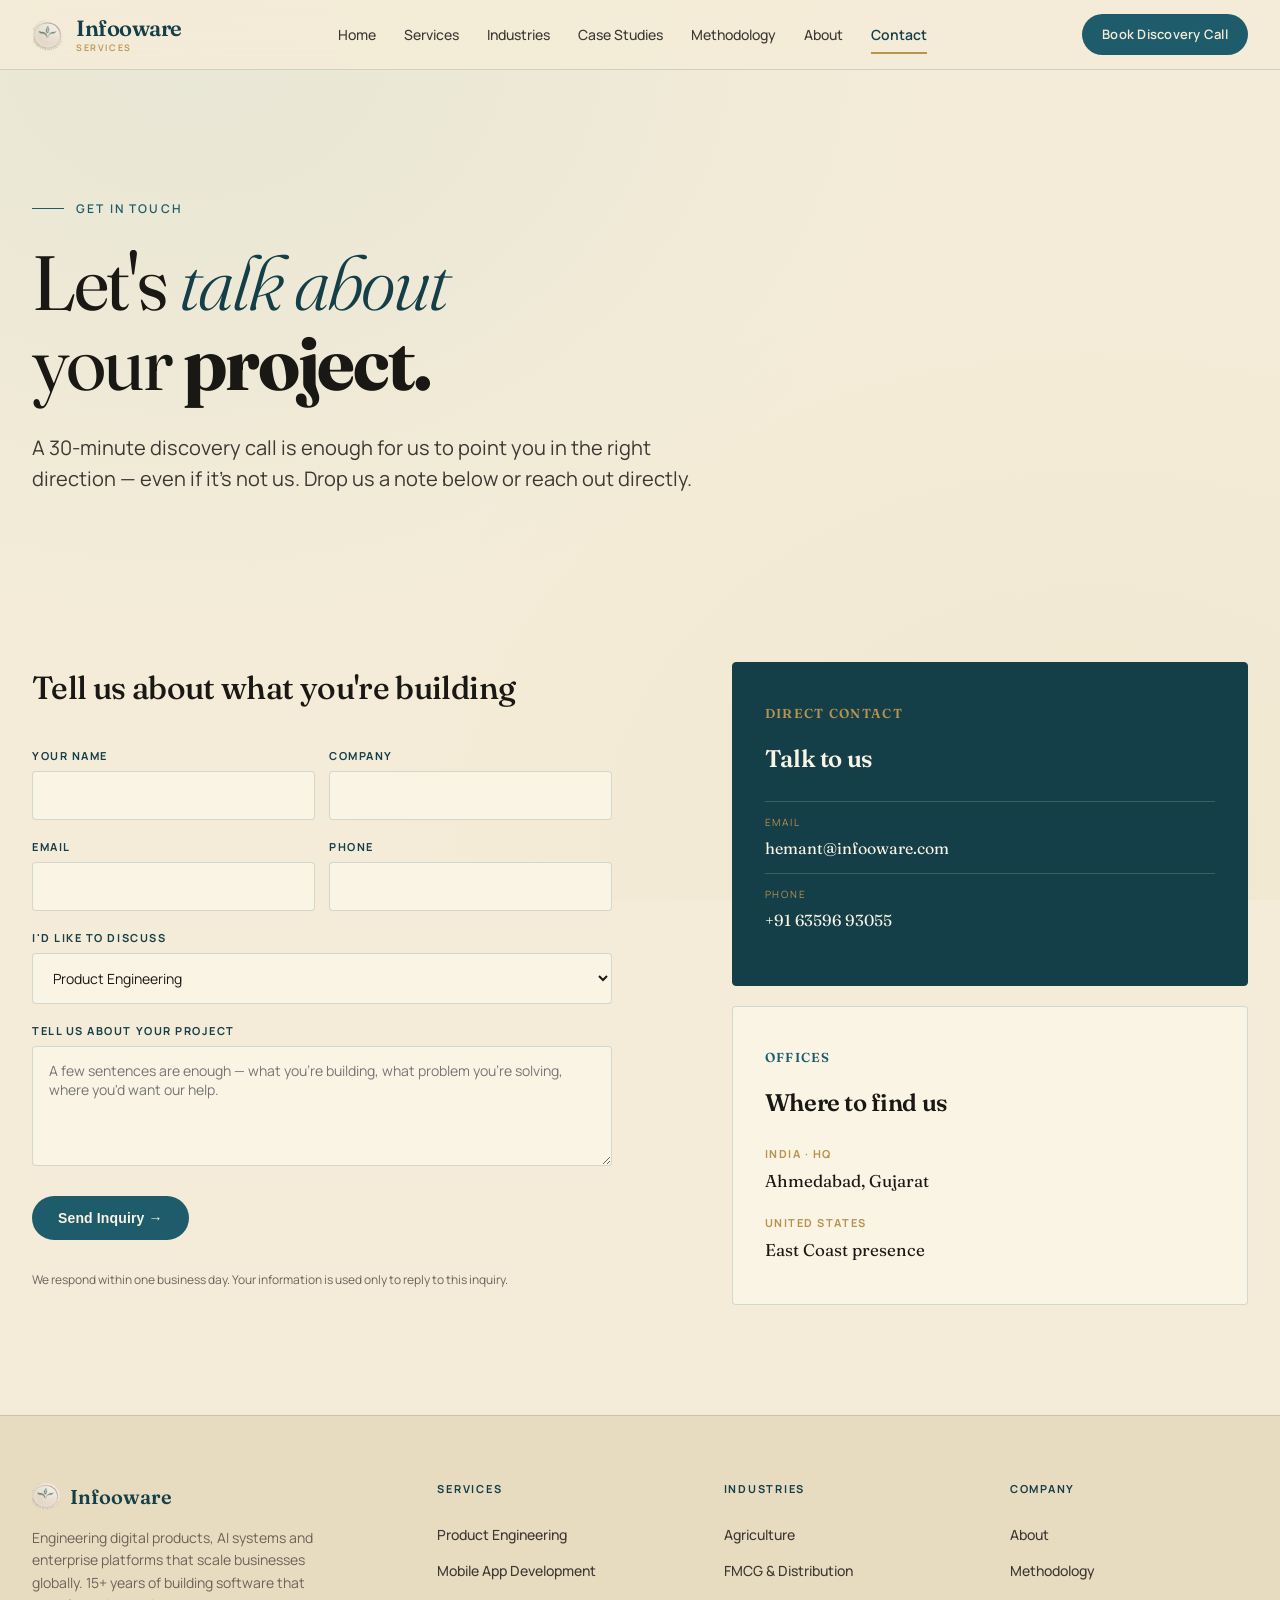
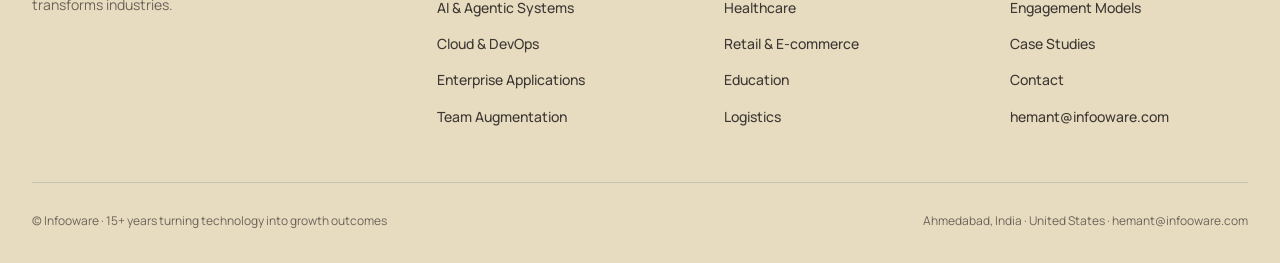
<file: contact.html>
<!DOCTYPE html>
<html lang="en">
<head>
<meta charset="UTF-8">
<meta name="viewport" content="width=device-width, initial-scale=1.0">
<meta name="description" content="Book a discovery call or get in touch with Infooware. Offices in Ahmedabad, India and the United States.">
<title>Contact · Infooware Services</title>
<link rel="preconnect" href="https://fonts.googleapis.com">
<link rel="preconnect" href="https://fonts.gstatic.com" crossorigin>
<link href="https://fonts.googleapis.com/css2?family=Fraunces:ital,opsz,wght@0,9..144,300;0,9..144,400;0,9..144,500;0,9..144,600;0,9..144,700;1,9..144,300;1,9..144,400;1,9..144,500;1,9..144,600&family=Manrope:wght@300;400;500;600;700;800&display=swap" rel="stylesheet">
<link rel="stylesheet" href="assets/style.css">
<link rel="icon" type="image/png" href="assets/logo.png">
</head>
<body>
<header class="topbar">
  <div class="topbar-inner">
    <a class="topbar-brand" href="index.html">
      <img src="assets/logo.png" alt="Infooware">
      <span class="topbar-brand-text">
        <span class="name">Infooware</span>
        <span class="tag">Services</span>
      </span>
    </a>
    <button class="nav-toggle" aria-label="Menu">
      <svg viewBox="0 0 24 24" fill="none" stroke="currentColor" stroke-width="2"><path d="M3 6h18M3 12h18M3 18h18"/></svg>
    </button>
    <nav class="nav"><a href="index.html">Home</a><a href="services.html">Services</a><a href="industries.html">Industries</a><a href="case-studies.html">Case Studies</a><a href="methodology.html">Methodology</a><a href="about.html">About</a><a href="contact.html" class="active">Contact</a></nav>
    <a class="topbar-cta" href="contact.html">Book Discovery Call</a>
  </div>
</header>

<main>
  <section class="hero">
    <div class="reveal">
      <div class="eyebrow">Get in Touch</div>
      <h1 class="display">
        Let's <em>talk about</em><br>
        your <strong>project.</strong>
      </h1>
      <p class="lead">
        A 30-minute discovery call is enough for us to point you in the right direction —
        even if it's not us. Drop us a note below or reach out directly.
      </p>
    </div>
  </section>

  <section class="section" style="padding-top: 32px;">
    <div class="section-inner" style="display: grid; grid-template-columns: 1.2fr 1fr; gap: 80px;" id="contact-grid">
      <div class="reveal">
        <h2 class="serif" style="font-size: 32px; font-weight: 500; letter-spacing: -0.02em; color: var(--ink); margin-bottom: 32px;">Tell us about what you're building</h2>
        <form class="contact-form" action="mailto:hemant@infooware.com" method="post" enctype="text/plain">
          <div class="form-row">
            <div class="form-field">
              <label>Your Name</label>
              <input type="text" name="name" required>
            </div>
            <div class="form-field">
              <label>Company</label>
              <input type="text" name="company">
            </div>
          </div>
          <div class="form-row">
            <div class="form-field">
              <label>Email</label>
              <input type="email" name="email" required>
            </div>
            <div class="form-field">
              <label>Phone</label>
              <input type="tel" name="phone">
            </div>
          </div>
          <div class="form-field">
            <label>I'd like to discuss</label>
            <select name="topic">
              <option>Product Engineering</option>
              <option>Mobile App Development</option>
              <option>AI &amp; Agentic Systems</option>
              <option>Cloud &amp; DevOps</option>
              <option>Enterprise Applications</option>
              <option>Team Augmentation</option>
              <option>Partnership / BOT</option>
              <option>Other</option>
            </select>
          </div>
          <div class="form-field">
            <label>Tell us about your project</label>
            <textarea name="message" placeholder="A few sentences are enough — what you're building, what problem you're solving, where you'd want our help."></textarea>
          </div>
          <div style="margin-top: 12px;">
            <button class="btn btn-primary" type="submit">Send Inquiry →</button>
          </div>
          <p style="font-size: 12px; color: var(--muted); margin-top: 12px;">We respond within one business day. Your information is used only to reply to this inquiry.</p>
        </form>
      </div>

      <aside class="reveal">
        <div class="card" style="background: var(--teal-deep); color: var(--cream-light); border-color: var(--teal-deep);">
          <span class="card-num" style="color: var(--gold);">DIRECT CONTACT</span>
          <h3 class="card-title" style="color: var(--cream-light);">Talk to us</h3>
          <ul style="list-style: none; padding: 0; margin-top: 16px;">
            <li style="padding: 12px 0; border-top: 1px solid rgba(244, 236, 216, 0.18);">
              <div style="font-size: 10px; letter-spacing: 0.18em; color: var(--gold); text-transform: uppercase; margin-bottom: 4px;">Email</div>
              <a style="color: var(--cream-light); font-family: 'Fraunces', serif; font-size: 16px;" href="mailto:hemant@infooware.com">hemant@infooware.com</a>
            </li>
            <li style="padding: 12px 0; border-top: 1px solid rgba(244, 236, 216, 0.18);">
              <div style="font-size: 10px; letter-spacing: 0.18em; color: var(--gold); text-transform: uppercase; margin-bottom: 4px;">Phone</div>
              <a style="color: var(--cream-light); font-family: 'Fraunces', serif; font-size: 16px;" href="tel:+916359693055">+91 63596 93055</a>
            </li>
          </ul>
        </div>

        <div class="card reveal" style="margin-top: 20px;">
          <span class="card-num">OFFICES</span>
          <h3 class="card-title">Where to find us</h3>
          <div style="display: grid; gap: 18px; margin-top: 16px;">
            <div>
              <div style="font-size: 11px; letter-spacing: 0.14em; color: var(--gold); text-transform: uppercase; font-weight: 700;">India · HQ</div>
              <div style="font-family: 'Fraunces', serif; font-size: 17px; color: var(--ink); margin-top: 4px;">Ahmedabad, Gujarat</div>
            </div>
            <div>
              <div style="font-size: 11px; letter-spacing: 0.14em; color: var(--gold); text-transform: uppercase; font-weight: 700;">United States</div>
              <div style="font-family: 'Fraunces', serif; font-size: 17px; color: var(--ink); margin-top: 4px;">East Coast presence</div>
            </div>
          </div>
        </div>
      </aside>
    </div>
  </section>
</main>

<style>
  @media (max-width: 980px) {
    #contact-grid { grid-template-columns: 1fr !important; gap: 40px !important; }
  }
</style>

<footer>
  <div class="footer-inner">
    <div class="footer-top">
      <div class="footer-brand-block">
        <div class="logo-row">
          <img src="assets/logo.png" alt="Infooware">
          <span>Infooware</span>
        </div>
        <p>Engineering digital products, AI systems and enterprise platforms that scale businesses globally. 15+ years of building software that transforms industries.</p>
      </div>
      <div class="footer-col">
        <h5>Services</h5>
        <ul>
          <li><a href="services.html#product-engineering">Product Engineering</a></li>
          <li><a href="services.html#mobile">Mobile App Development</a></li>
          <li><a href="services.html#ai">AI &amp; Agentic Systems</a></li>
          <li><a href="services.html#cloud">Cloud &amp; DevOps</a></li>
          <li><a href="services.html#enterprise">Enterprise Applications</a></li>
          <li><a href="services.html#team">Team Augmentation</a></li>
        </ul>
      </div>
      <div class="footer-col">
        <h5>Industries</h5>
        <ul>
          <li><a href="industries.html#agriculture">Agriculture</a></li>
          <li><a href="industries.html#fmcg">FMCG &amp; Distribution</a></li>
          <li><a href="industries.html#healthcare">Healthcare</a></li>
          <li><a href="industries.html#retail">Retail &amp; E-commerce</a></li>
          <li><a href="industries.html#education">Education</a></li>
          <li><a href="industries.html#logistics">Logistics</a></li>
        </ul>
      </div>
      <div class="footer-col">
        <h5>Company</h5>
        <ul>
          <li><a href="about.html">About</a></li>
          <li><a href="methodology.html">Methodology</a></li>
          <li><a href="methodology.html#engagement">Engagement Models</a></li>
          <li><a href="case-studies.html">Case Studies</a></li>
          <li><a href="contact.html">Contact</a></li>
          <li><a href="mailto:hemant@infooware.com">hemant@infooware.com</a></li>
        </ul>
      </div>
    </div>
    <div class="footer-bottom">
      <div>© Infooware · 15+ years turning technology into growth outcomes</div>
      <div>Ahmedabad, India · United States · <a href="mailto:hemant@infooware.com">hemant@infooware.com</a></div>
    </div>
  </div>
</footer>
<script src="assets/main.js"></script>
</body>
</html>
</file>
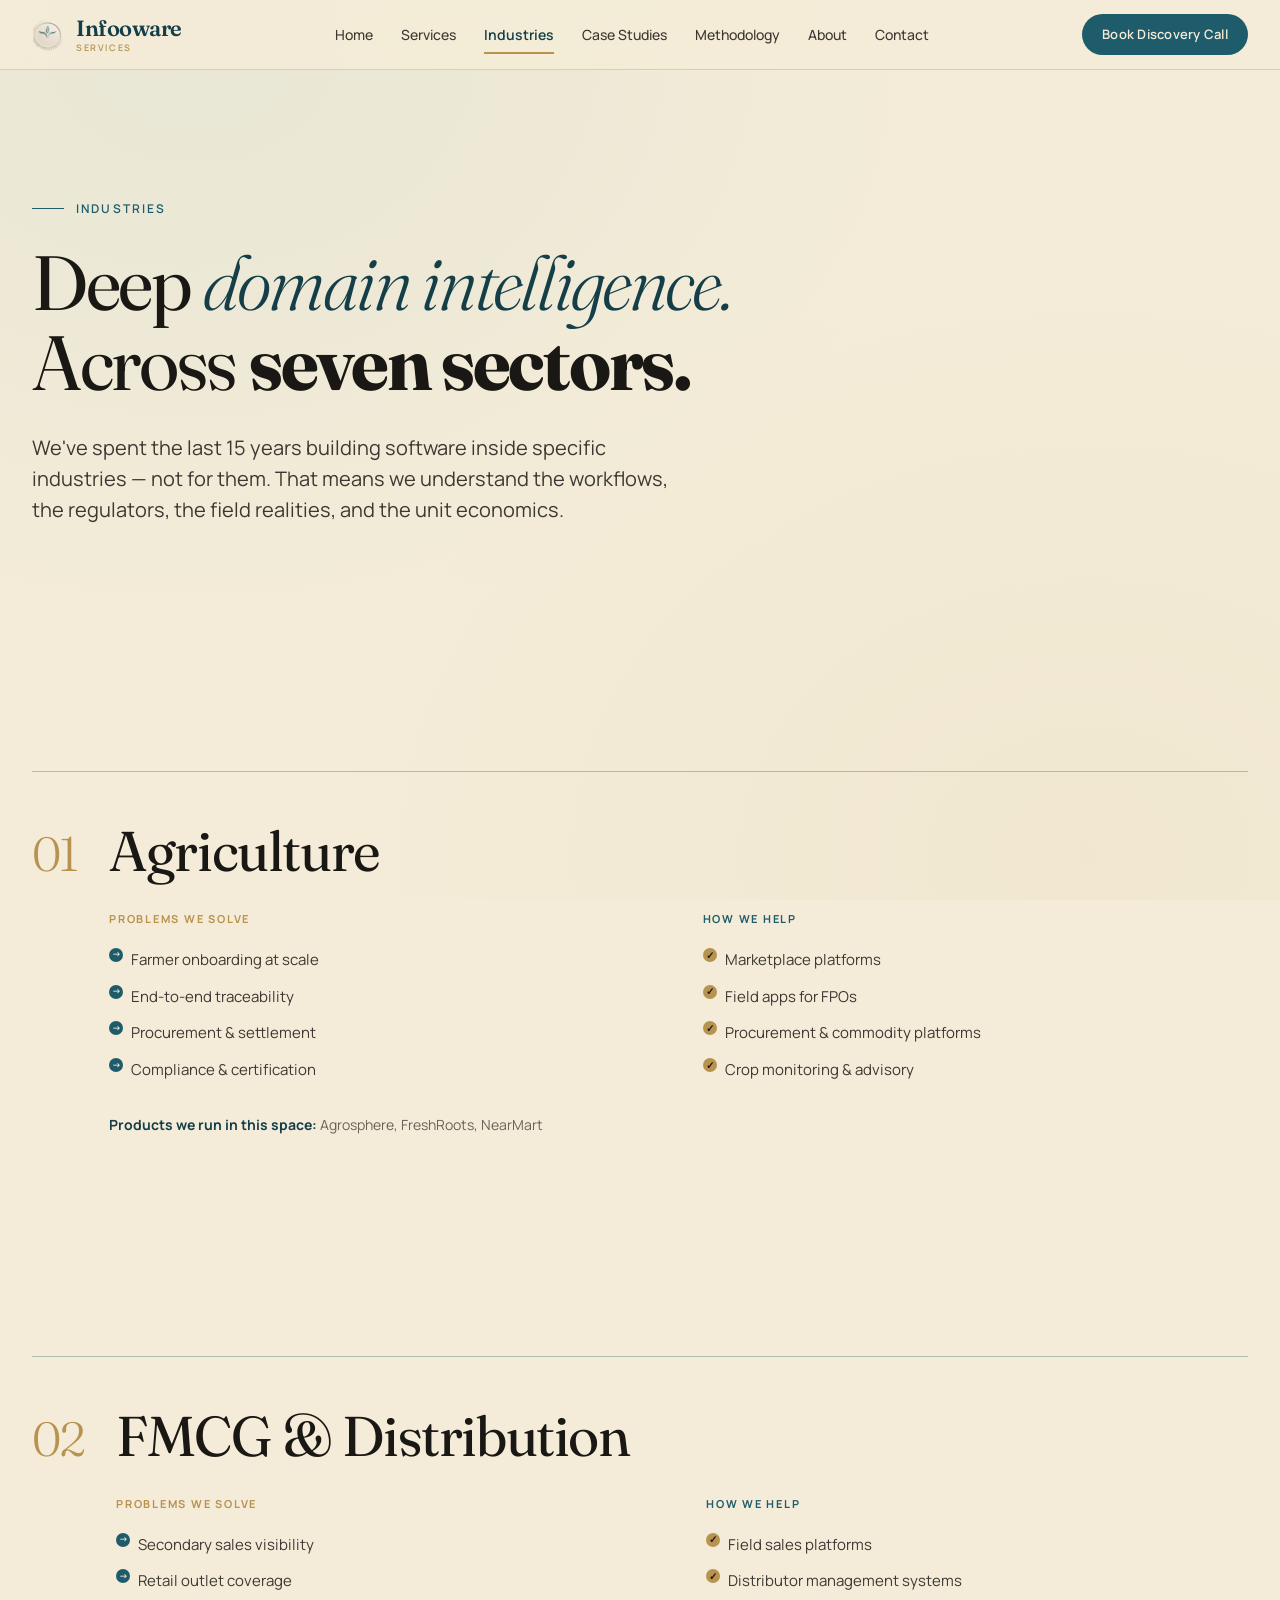
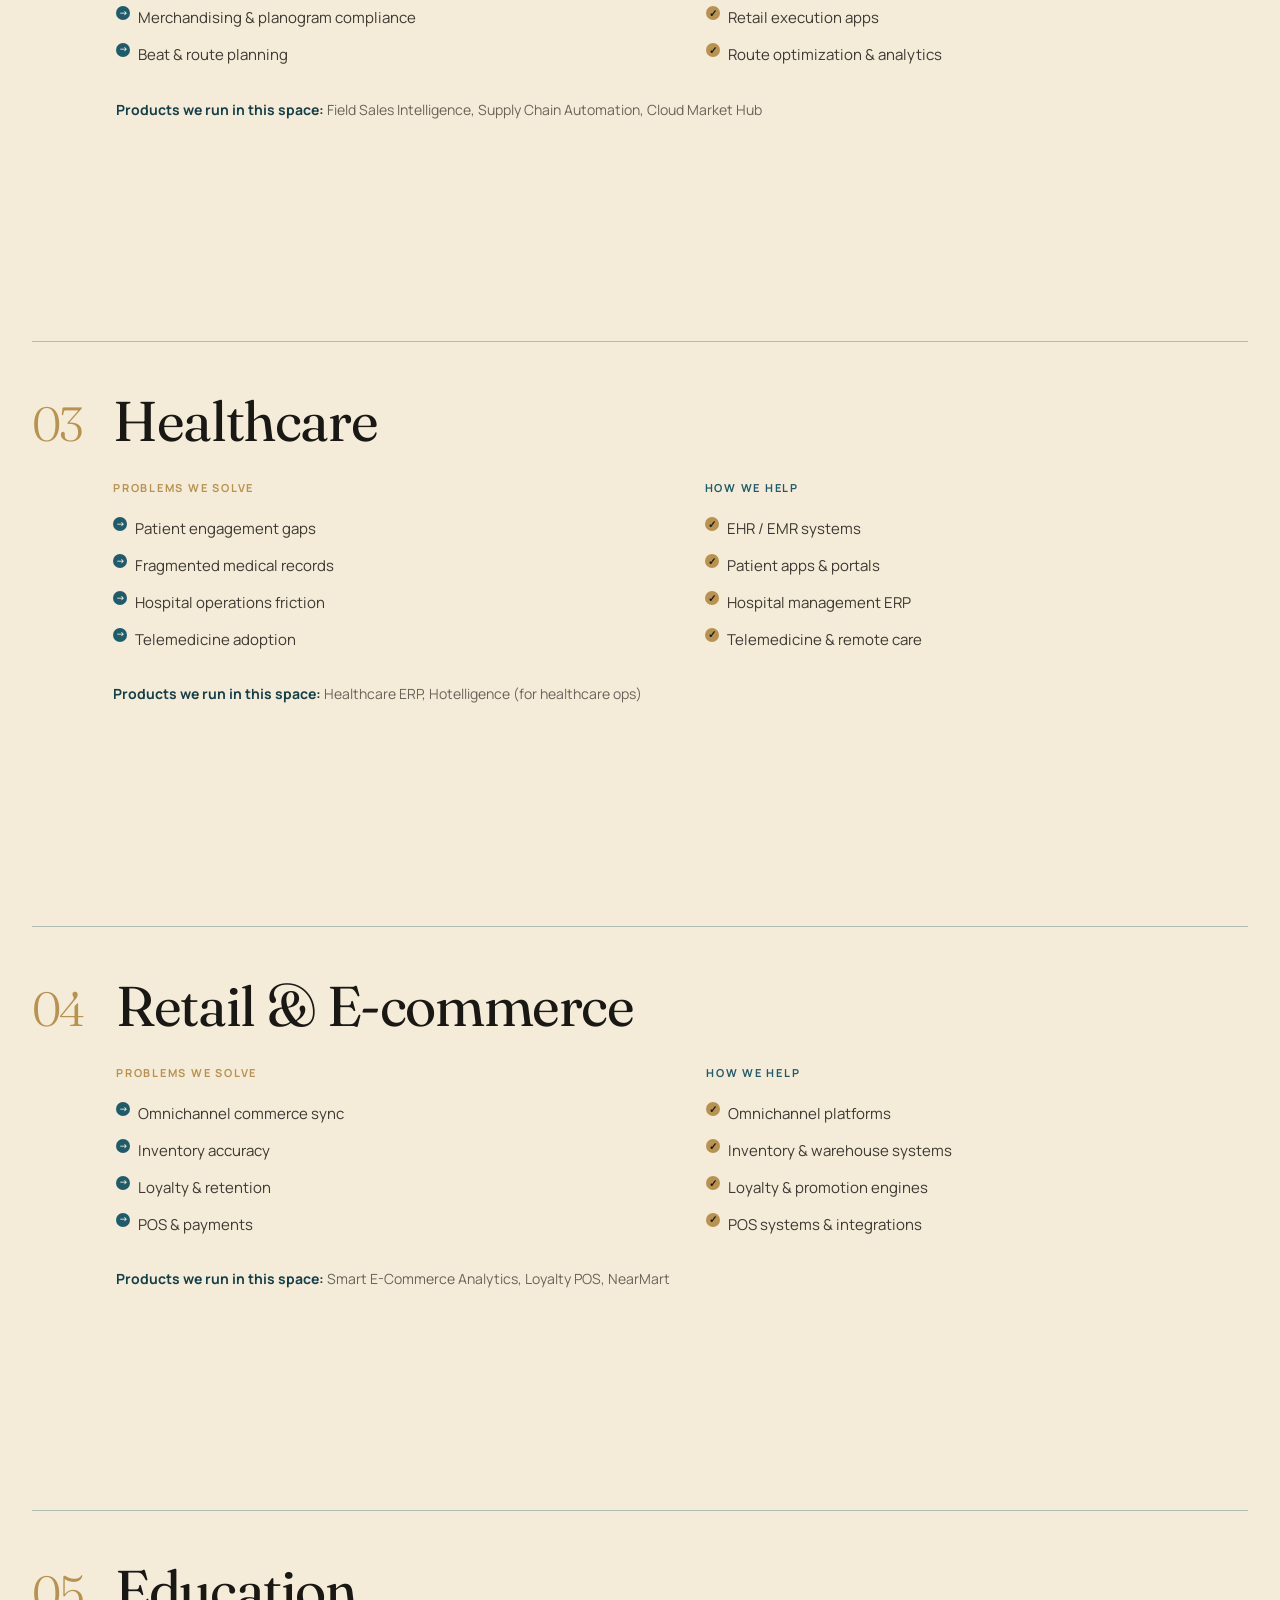
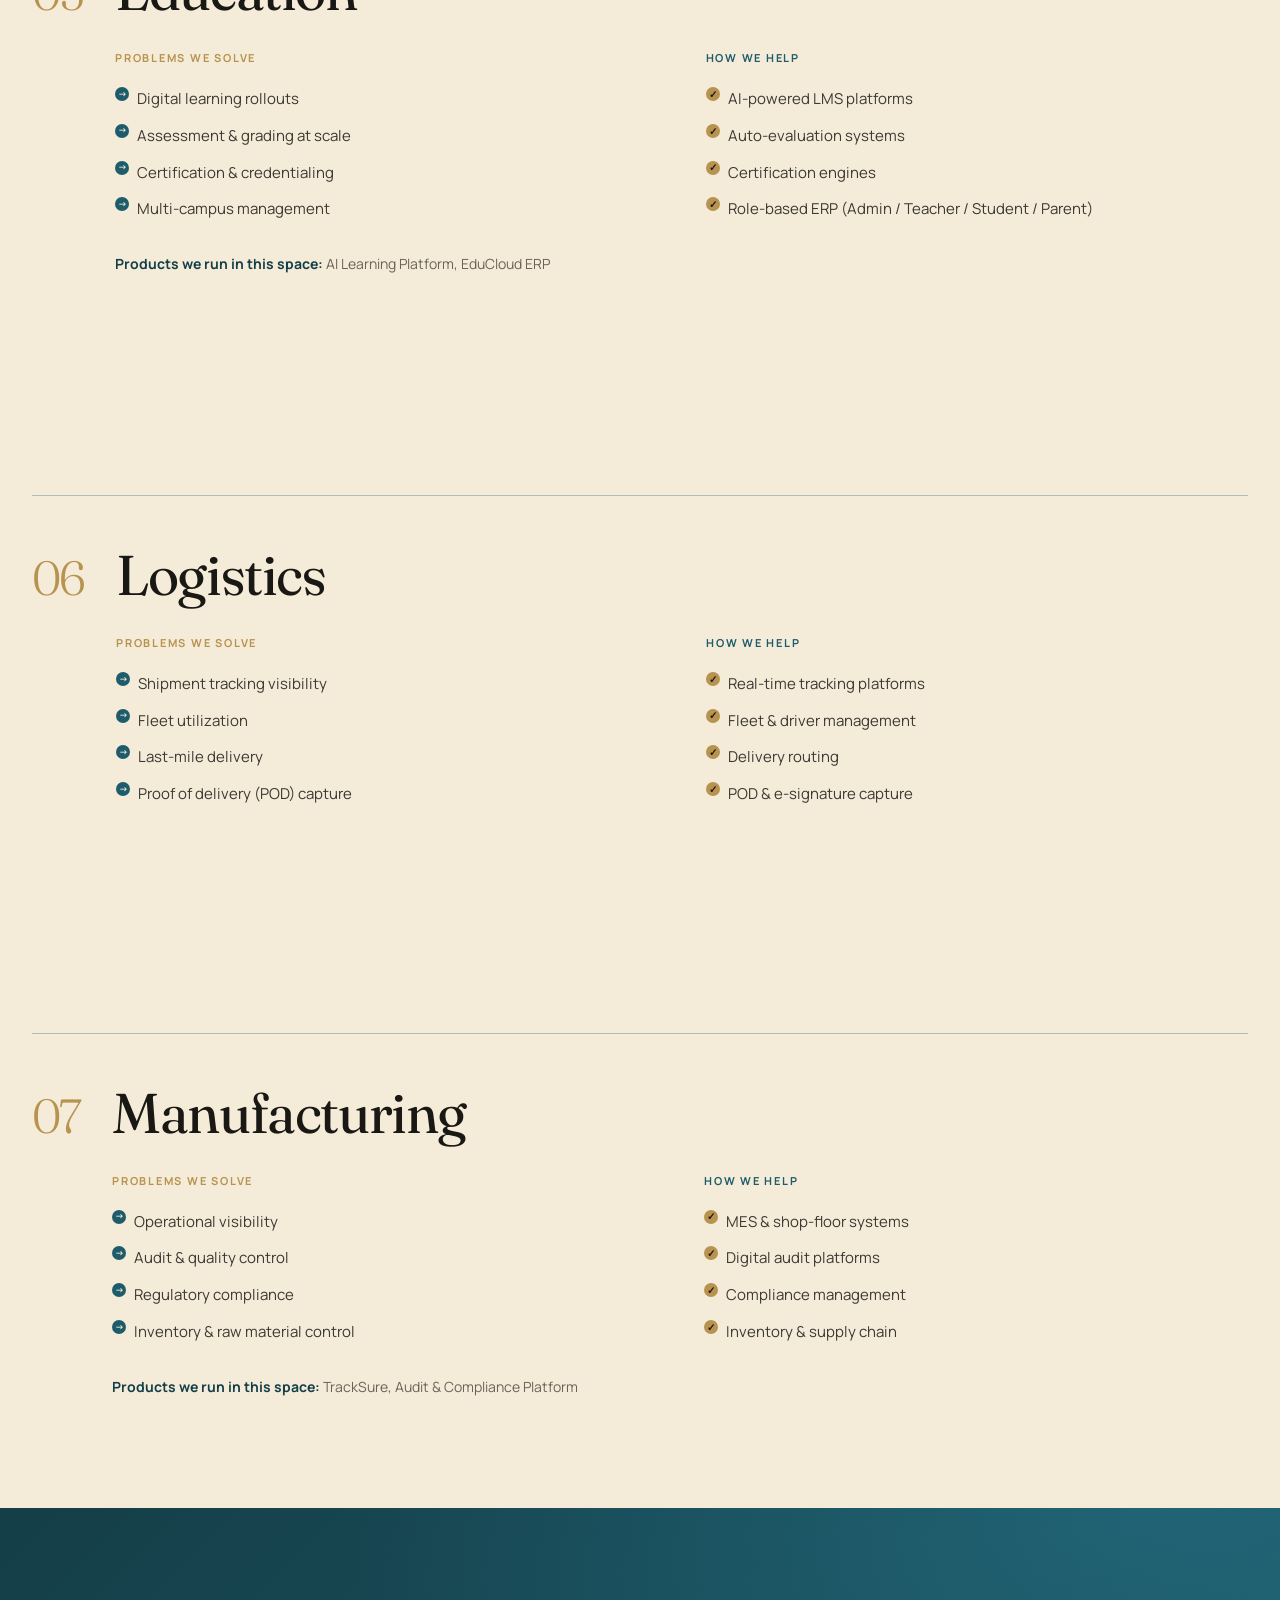
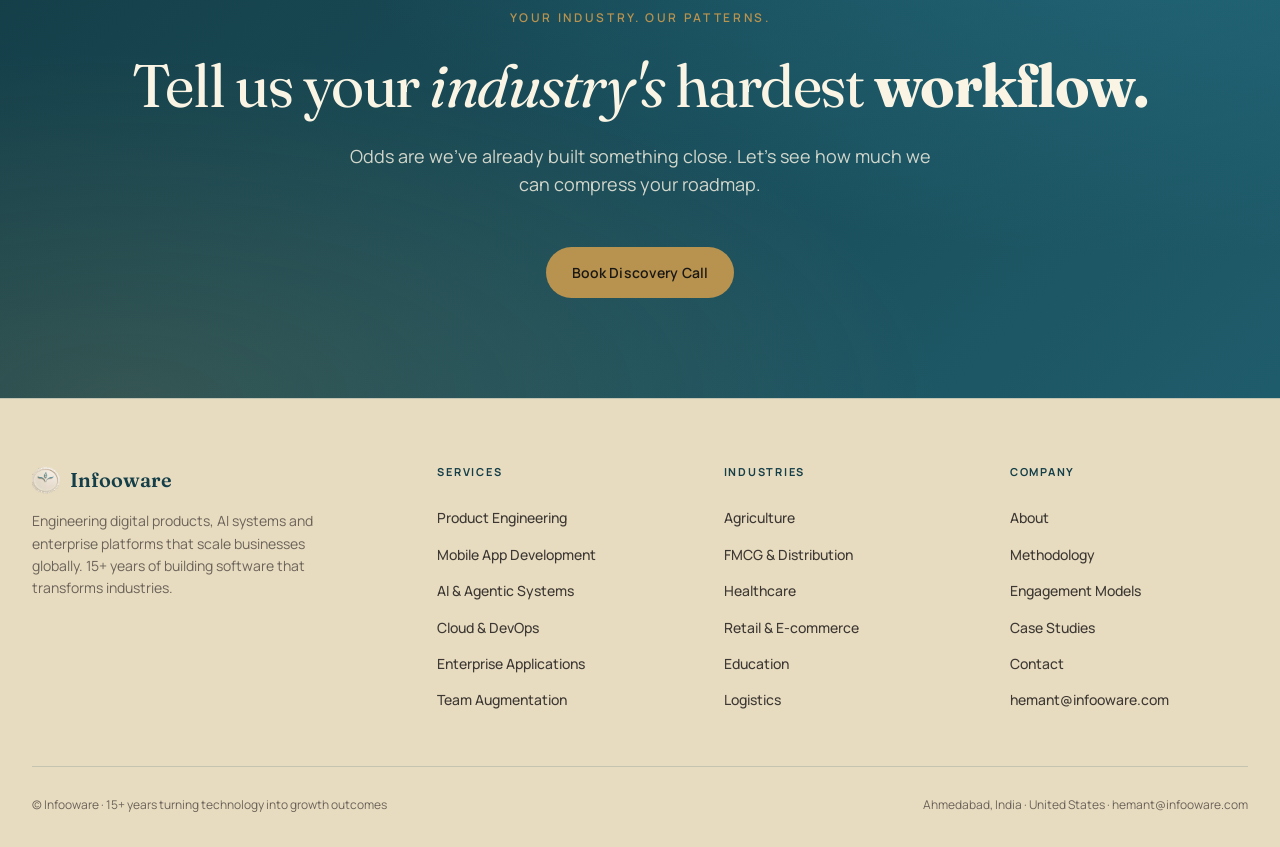
<file: industries.html>
<!DOCTYPE html>
<html lang="en">
<head>
<meta charset="UTF-8">
<meta name="viewport" content="width=device-width, initial-scale=1.0">
<meta name="description" content="Deep domain intelligence across Agriculture, FMCG, Healthcare, Retail, Education, Logistics and Manufacturing.">
<title>Industries · Infooware Services</title>
<link rel="preconnect" href="https://fonts.googleapis.com">
<link rel="preconnect" href="https://fonts.gstatic.com" crossorigin>
<link href="https://fonts.googleapis.com/css2?family=Fraunces:ital,opsz,wght@0,9..144,300;0,9..144,400;0,9..144,500;0,9..144,600;0,9..144,700;1,9..144,300;1,9..144,400;1,9..144,500;1,9..144,600&family=Manrope:wght@300;400;500;600;700;800&display=swap" rel="stylesheet">
<link rel="stylesheet" href="assets/style.css">
<link rel="icon" type="image/png" href="assets/logo.png">
</head>
<body>
<header class="topbar">
  <div class="topbar-inner">
    <a class="topbar-brand" href="index.html">
      <img src="assets/logo.png" alt="Infooware">
      <span class="topbar-brand-text">
        <span class="name">Infooware</span>
        <span class="tag">Services</span>
      </span>
    </a>
    <button class="nav-toggle" aria-label="Menu">
      <svg viewBox="0 0 24 24" fill="none" stroke="currentColor" stroke-width="2"><path d="M3 6h18M3 12h18M3 18h18"/></svg>
    </button>
    <nav class="nav"><a href="index.html">Home</a><a href="services.html">Services</a><a href="industries.html" class="active">Industries</a><a href="case-studies.html">Case Studies</a><a href="methodology.html">Methodology</a><a href="about.html">About</a><a href="contact.html">Contact</a></nav>
    <a class="topbar-cta" href="contact.html">Book Discovery Call</a>
  </div>
</header>

<main>
  <section class="hero">
    <div class="reveal">
      <div class="eyebrow">Industries</div>
      <h1 class="display">
        Deep <em>domain intelligence.</em><br>
        Across <strong>seven sectors.</strong>
      </h1>
      <p class="lead">
        We've spent the last 15 years building software inside specific industries — not for them.
        That means we understand the workflows, the regulators, the field realities, and the unit economics.
      </p>
    </div>
  </section>

  
<section class="section" id="agriculture">
  <div class="section-inner">
    <div class="reveal" style="display: grid; grid-template-columns: auto 1fr; gap: 32px; align-items: baseline; border-top: 1px solid var(--line-strong); padding-top: 48px;">
      <span class="serif" style="font-size: 48px; font-weight: 300; color: var(--gold); letter-spacing: -0.04em; line-height: 1;">01</span>
      <div>
        <h2 class="section-title" style="margin-bottom: 28px;">Agriculture</h2>
        <div style="display: grid; grid-template-columns: 1fr 1fr; gap: 48px;" class="industry-grid">
          <div>
            <h5 style="font-size: 11px; font-weight: 700; text-transform: uppercase; letter-spacing: 0.16em; color: var(--gold); margin-bottom: 14px;">Problems We Solve</h5>
            <ul style="list-style: none; padding: 0;"><li style="font-size: 15px; padding: 6px 0 6px 22px; position: relative; color: var(--ink-soft);"><span style="position: absolute; left: 0; top: 6px; width: 14px; height: 14px; background: var(--teal); color: var(--cream); border-radius: 50%; display: inline-flex; align-items: center; justify-content: center; font-size: 9px; font-weight: 700;">→</span>Farmer onboarding at scale</li><li style="font-size: 15px; padding: 6px 0 6px 22px; position: relative; color: var(--ink-soft);"><span style="position: absolute; left: 0; top: 6px; width: 14px; height: 14px; background: var(--teal); color: var(--cream); border-radius: 50%; display: inline-flex; align-items: center; justify-content: center; font-size: 9px; font-weight: 700;">→</span>End-to-end traceability</li><li style="font-size: 15px; padding: 6px 0 6px 22px; position: relative; color: var(--ink-soft);"><span style="position: absolute; left: 0; top: 6px; width: 14px; height: 14px; background: var(--teal); color: var(--cream); border-radius: 50%; display: inline-flex; align-items: center; justify-content: center; font-size: 9px; font-weight: 700;">→</span>Procurement &amp; settlement</li><li style="font-size: 15px; padding: 6px 0 6px 22px; position: relative; color: var(--ink-soft);"><span style="position: absolute; left: 0; top: 6px; width: 14px; height: 14px; background: var(--teal); color: var(--cream); border-radius: 50%; display: inline-flex; align-items: center; justify-content: center; font-size: 9px; font-weight: 700;">→</span>Compliance &amp; certification</li></ul>
          </div>
          <div>
            <h5 style="font-size: 11px; font-weight: 700; text-transform: uppercase; letter-spacing: 0.16em; color: var(--teal); margin-bottom: 14px;">How We Help</h5>
            <ul style="list-style: none; padding: 0;"><li style="font-size: 15px; padding: 6px 0 6px 22px; position: relative; color: var(--ink-soft);"><span style="position: absolute; left: 0; top: 6px; width: 14px; height: 14px; background: var(--gold); color: var(--ink); border-radius: 50%; display: inline-flex; align-items: center; justify-content: center; font-size: 10px; font-weight: 700;">✓</span>Marketplace platforms</li><li style="font-size: 15px; padding: 6px 0 6px 22px; position: relative; color: var(--ink-soft);"><span style="position: absolute; left: 0; top: 6px; width: 14px; height: 14px; background: var(--gold); color: var(--ink); border-radius: 50%; display: inline-flex; align-items: center; justify-content: center; font-size: 10px; font-weight: 700;">✓</span>Field apps for FPOs</li><li style="font-size: 15px; padding: 6px 0 6px 22px; position: relative; color: var(--ink-soft);"><span style="position: absolute; left: 0; top: 6px; width: 14px; height: 14px; background: var(--gold); color: var(--ink); border-radius: 50%; display: inline-flex; align-items: center; justify-content: center; font-size: 10px; font-weight: 700;">✓</span>Procurement &amp; commodity platforms</li><li style="font-size: 15px; padding: 6px 0 6px 22px; position: relative; color: var(--ink-soft);"><span style="position: absolute; left: 0; top: 6px; width: 14px; height: 14px; background: var(--gold); color: var(--ink); border-radius: 50%; display: inline-flex; align-items: center; justify-content: center; font-size: 10px; font-weight: 700;">✓</span>Crop monitoring &amp; advisory</li></ul>
          </div>
        </div>
        <p style="font-size: 14px; color: var(--muted); margin-top: 24px;"><strong style="color: var(--teal-deep);">Products we run in this space:</strong> Agrosphere, FreshRoots, NearMart</p>
      </div>
    </div>
  </div>
</section>


  
<section class="section" id="fmcg">
  <div class="section-inner">
    <div class="reveal" style="display: grid; grid-template-columns: auto 1fr; gap: 32px; align-items: baseline; border-top: 1px solid var(--line-strong); padding-top: 48px;">
      <span class="serif" style="font-size: 48px; font-weight: 300; color: var(--gold); letter-spacing: -0.04em; line-height: 1;">02</span>
      <div>
        <h2 class="section-title" style="margin-bottom: 28px;">FMCG &amp; Distribution</h2>
        <div style="display: grid; grid-template-columns: 1fr 1fr; gap: 48px;" class="industry-grid">
          <div>
            <h5 style="font-size: 11px; font-weight: 700; text-transform: uppercase; letter-spacing: 0.16em; color: var(--gold); margin-bottom: 14px;">Problems We Solve</h5>
            <ul style="list-style: none; padding: 0;"><li style="font-size: 15px; padding: 6px 0 6px 22px; position: relative; color: var(--ink-soft);"><span style="position: absolute; left: 0; top: 6px; width: 14px; height: 14px; background: var(--teal); color: var(--cream); border-radius: 50%; display: inline-flex; align-items: center; justify-content: center; font-size: 9px; font-weight: 700;">→</span>Secondary sales visibility</li><li style="font-size: 15px; padding: 6px 0 6px 22px; position: relative; color: var(--ink-soft);"><span style="position: absolute; left: 0; top: 6px; width: 14px; height: 14px; background: var(--teal); color: var(--cream); border-radius: 50%; display: inline-flex; align-items: center; justify-content: center; font-size: 9px; font-weight: 700;">→</span>Retail outlet coverage</li><li style="font-size: 15px; padding: 6px 0 6px 22px; position: relative; color: var(--ink-soft);"><span style="position: absolute; left: 0; top: 6px; width: 14px; height: 14px; background: var(--teal); color: var(--cream); border-radius: 50%; display: inline-flex; align-items: center; justify-content: center; font-size: 9px; font-weight: 700;">→</span>Merchandising &amp; planogram compliance</li><li style="font-size: 15px; padding: 6px 0 6px 22px; position: relative; color: var(--ink-soft);"><span style="position: absolute; left: 0; top: 6px; width: 14px; height: 14px; background: var(--teal); color: var(--cream); border-radius: 50%; display: inline-flex; align-items: center; justify-content: center; font-size: 9px; font-weight: 700;">→</span>Beat &amp; route planning</li></ul>
          </div>
          <div>
            <h5 style="font-size: 11px; font-weight: 700; text-transform: uppercase; letter-spacing: 0.16em; color: var(--teal); margin-bottom: 14px;">How We Help</h5>
            <ul style="list-style: none; padding: 0;"><li style="font-size: 15px; padding: 6px 0 6px 22px; position: relative; color: var(--ink-soft);"><span style="position: absolute; left: 0; top: 6px; width: 14px; height: 14px; background: var(--gold); color: var(--ink); border-radius: 50%; display: inline-flex; align-items: center; justify-content: center; font-size: 10px; font-weight: 700;">✓</span>Field sales platforms</li><li style="font-size: 15px; padding: 6px 0 6px 22px; position: relative; color: var(--ink-soft);"><span style="position: absolute; left: 0; top: 6px; width: 14px; height: 14px; background: var(--gold); color: var(--ink); border-radius: 50%; display: inline-flex; align-items: center; justify-content: center; font-size: 10px; font-weight: 700;">✓</span>Distributor management systems</li><li style="font-size: 15px; padding: 6px 0 6px 22px; position: relative; color: var(--ink-soft);"><span style="position: absolute; left: 0; top: 6px; width: 14px; height: 14px; background: var(--gold); color: var(--ink); border-radius: 50%; display: inline-flex; align-items: center; justify-content: center; font-size: 10px; font-weight: 700;">✓</span>Retail execution apps</li><li style="font-size: 15px; padding: 6px 0 6px 22px; position: relative; color: var(--ink-soft);"><span style="position: absolute; left: 0; top: 6px; width: 14px; height: 14px; background: var(--gold); color: var(--ink); border-radius: 50%; display: inline-flex; align-items: center; justify-content: center; font-size: 10px; font-weight: 700;">✓</span>Route optimization &amp; analytics</li></ul>
          </div>
        </div>
        <p style="font-size: 14px; color: var(--muted); margin-top: 24px;"><strong style="color: var(--teal-deep);">Products we run in this space:</strong> Field Sales Intelligence, Supply Chain Automation, Cloud Market Hub</p>
      </div>
    </div>
  </div>
</section>


  
<section class="section" id="healthcare">
  <div class="section-inner">
    <div class="reveal" style="display: grid; grid-template-columns: auto 1fr; gap: 32px; align-items: baseline; border-top: 1px solid var(--line-strong); padding-top: 48px;">
      <span class="serif" style="font-size: 48px; font-weight: 300; color: var(--gold); letter-spacing: -0.04em; line-height: 1;">03</span>
      <div>
        <h2 class="section-title" style="margin-bottom: 28px;">Healthcare</h2>
        <div style="display: grid; grid-template-columns: 1fr 1fr; gap: 48px;" class="industry-grid">
          <div>
            <h5 style="font-size: 11px; font-weight: 700; text-transform: uppercase; letter-spacing: 0.16em; color: var(--gold); margin-bottom: 14px;">Problems We Solve</h5>
            <ul style="list-style: none; padding: 0;"><li style="font-size: 15px; padding: 6px 0 6px 22px; position: relative; color: var(--ink-soft);"><span style="position: absolute; left: 0; top: 6px; width: 14px; height: 14px; background: var(--teal); color: var(--cream); border-radius: 50%; display: inline-flex; align-items: center; justify-content: center; font-size: 9px; font-weight: 700;">→</span>Patient engagement gaps</li><li style="font-size: 15px; padding: 6px 0 6px 22px; position: relative; color: var(--ink-soft);"><span style="position: absolute; left: 0; top: 6px; width: 14px; height: 14px; background: var(--teal); color: var(--cream); border-radius: 50%; display: inline-flex; align-items: center; justify-content: center; font-size: 9px; font-weight: 700;">→</span>Fragmented medical records</li><li style="font-size: 15px; padding: 6px 0 6px 22px; position: relative; color: var(--ink-soft);"><span style="position: absolute; left: 0; top: 6px; width: 14px; height: 14px; background: var(--teal); color: var(--cream); border-radius: 50%; display: inline-flex; align-items: center; justify-content: center; font-size: 9px; font-weight: 700;">→</span>Hospital operations friction</li><li style="font-size: 15px; padding: 6px 0 6px 22px; position: relative; color: var(--ink-soft);"><span style="position: absolute; left: 0; top: 6px; width: 14px; height: 14px; background: var(--teal); color: var(--cream); border-radius: 50%; display: inline-flex; align-items: center; justify-content: center; font-size: 9px; font-weight: 700;">→</span>Telemedicine adoption</li></ul>
          </div>
          <div>
            <h5 style="font-size: 11px; font-weight: 700; text-transform: uppercase; letter-spacing: 0.16em; color: var(--teal); margin-bottom: 14px;">How We Help</h5>
            <ul style="list-style: none; padding: 0;"><li style="font-size: 15px; padding: 6px 0 6px 22px; position: relative; color: var(--ink-soft);"><span style="position: absolute; left: 0; top: 6px; width: 14px; height: 14px; background: var(--gold); color: var(--ink); border-radius: 50%; display: inline-flex; align-items: center; justify-content: center; font-size: 10px; font-weight: 700;">✓</span>EHR / EMR systems</li><li style="font-size: 15px; padding: 6px 0 6px 22px; position: relative; color: var(--ink-soft);"><span style="position: absolute; left: 0; top: 6px; width: 14px; height: 14px; background: var(--gold); color: var(--ink); border-radius: 50%; display: inline-flex; align-items: center; justify-content: center; font-size: 10px; font-weight: 700;">✓</span>Patient apps &amp; portals</li><li style="font-size: 15px; padding: 6px 0 6px 22px; position: relative; color: var(--ink-soft);"><span style="position: absolute; left: 0; top: 6px; width: 14px; height: 14px; background: var(--gold); color: var(--ink); border-radius: 50%; display: inline-flex; align-items: center; justify-content: center; font-size: 10px; font-weight: 700;">✓</span>Hospital management ERP</li><li style="font-size: 15px; padding: 6px 0 6px 22px; position: relative; color: var(--ink-soft);"><span style="position: absolute; left: 0; top: 6px; width: 14px; height: 14px; background: var(--gold); color: var(--ink); border-radius: 50%; display: inline-flex; align-items: center; justify-content: center; font-size: 10px; font-weight: 700;">✓</span>Telemedicine &amp; remote care</li></ul>
          </div>
        </div>
        <p style="font-size: 14px; color: var(--muted); margin-top: 24px;"><strong style="color: var(--teal-deep);">Products we run in this space:</strong> Healthcare ERP, Hotelligence (for healthcare ops)</p>
      </div>
    </div>
  </div>
</section>


  
<section class="section" id="retail">
  <div class="section-inner">
    <div class="reveal" style="display: grid; grid-template-columns: auto 1fr; gap: 32px; align-items: baseline; border-top: 1px solid var(--line-strong); padding-top: 48px;">
      <span class="serif" style="font-size: 48px; font-weight: 300; color: var(--gold); letter-spacing: -0.04em; line-height: 1;">04</span>
      <div>
        <h2 class="section-title" style="margin-bottom: 28px;">Retail &amp; E-commerce</h2>
        <div style="display: grid; grid-template-columns: 1fr 1fr; gap: 48px;" class="industry-grid">
          <div>
            <h5 style="font-size: 11px; font-weight: 700; text-transform: uppercase; letter-spacing: 0.16em; color: var(--gold); margin-bottom: 14px;">Problems We Solve</h5>
            <ul style="list-style: none; padding: 0;"><li style="font-size: 15px; padding: 6px 0 6px 22px; position: relative; color: var(--ink-soft);"><span style="position: absolute; left: 0; top: 6px; width: 14px; height: 14px; background: var(--teal); color: var(--cream); border-radius: 50%; display: inline-flex; align-items: center; justify-content: center; font-size: 9px; font-weight: 700;">→</span>Omnichannel commerce sync</li><li style="font-size: 15px; padding: 6px 0 6px 22px; position: relative; color: var(--ink-soft);"><span style="position: absolute; left: 0; top: 6px; width: 14px; height: 14px; background: var(--teal); color: var(--cream); border-radius: 50%; display: inline-flex; align-items: center; justify-content: center; font-size: 9px; font-weight: 700;">→</span>Inventory accuracy</li><li style="font-size: 15px; padding: 6px 0 6px 22px; position: relative; color: var(--ink-soft);"><span style="position: absolute; left: 0; top: 6px; width: 14px; height: 14px; background: var(--teal); color: var(--cream); border-radius: 50%; display: inline-flex; align-items: center; justify-content: center; font-size: 9px; font-weight: 700;">→</span>Loyalty &amp; retention</li><li style="font-size: 15px; padding: 6px 0 6px 22px; position: relative; color: var(--ink-soft);"><span style="position: absolute; left: 0; top: 6px; width: 14px; height: 14px; background: var(--teal); color: var(--cream); border-radius: 50%; display: inline-flex; align-items: center; justify-content: center; font-size: 9px; font-weight: 700;">→</span>POS &amp; payments</li></ul>
          </div>
          <div>
            <h5 style="font-size: 11px; font-weight: 700; text-transform: uppercase; letter-spacing: 0.16em; color: var(--teal); margin-bottom: 14px;">How We Help</h5>
            <ul style="list-style: none; padding: 0;"><li style="font-size: 15px; padding: 6px 0 6px 22px; position: relative; color: var(--ink-soft);"><span style="position: absolute; left: 0; top: 6px; width: 14px; height: 14px; background: var(--gold); color: var(--ink); border-radius: 50%; display: inline-flex; align-items: center; justify-content: center; font-size: 10px; font-weight: 700;">✓</span>Omnichannel platforms</li><li style="font-size: 15px; padding: 6px 0 6px 22px; position: relative; color: var(--ink-soft);"><span style="position: absolute; left: 0; top: 6px; width: 14px; height: 14px; background: var(--gold); color: var(--ink); border-radius: 50%; display: inline-flex; align-items: center; justify-content: center; font-size: 10px; font-weight: 700;">✓</span>Inventory &amp; warehouse systems</li><li style="font-size: 15px; padding: 6px 0 6px 22px; position: relative; color: var(--ink-soft);"><span style="position: absolute; left: 0; top: 6px; width: 14px; height: 14px; background: var(--gold); color: var(--ink); border-radius: 50%; display: inline-flex; align-items: center; justify-content: center; font-size: 10px; font-weight: 700;">✓</span>Loyalty &amp; promotion engines</li><li style="font-size: 15px; padding: 6px 0 6px 22px; position: relative; color: var(--ink-soft);"><span style="position: absolute; left: 0; top: 6px; width: 14px; height: 14px; background: var(--gold); color: var(--ink); border-radius: 50%; display: inline-flex; align-items: center; justify-content: center; font-size: 10px; font-weight: 700;">✓</span>POS systems &amp; integrations</li></ul>
          </div>
        </div>
        <p style="font-size: 14px; color: var(--muted); margin-top: 24px;"><strong style="color: var(--teal-deep);">Products we run in this space:</strong> Smart E-Commerce Analytics, Loyalty POS, NearMart</p>
      </div>
    </div>
  </div>
</section>


  
<section class="section" id="education">
  <div class="section-inner">
    <div class="reveal" style="display: grid; grid-template-columns: auto 1fr; gap: 32px; align-items: baseline; border-top: 1px solid var(--line-strong); padding-top: 48px;">
      <span class="serif" style="font-size: 48px; font-weight: 300; color: var(--gold); letter-spacing: -0.04em; line-height: 1;">05</span>
      <div>
        <h2 class="section-title" style="margin-bottom: 28px;">Education</h2>
        <div style="display: grid; grid-template-columns: 1fr 1fr; gap: 48px;" class="industry-grid">
          <div>
            <h5 style="font-size: 11px; font-weight: 700; text-transform: uppercase; letter-spacing: 0.16em; color: var(--gold); margin-bottom: 14px;">Problems We Solve</h5>
            <ul style="list-style: none; padding: 0;"><li style="font-size: 15px; padding: 6px 0 6px 22px; position: relative; color: var(--ink-soft);"><span style="position: absolute; left: 0; top: 6px; width: 14px; height: 14px; background: var(--teal); color: var(--cream); border-radius: 50%; display: inline-flex; align-items: center; justify-content: center; font-size: 9px; font-weight: 700;">→</span>Digital learning rollouts</li><li style="font-size: 15px; padding: 6px 0 6px 22px; position: relative; color: var(--ink-soft);"><span style="position: absolute; left: 0; top: 6px; width: 14px; height: 14px; background: var(--teal); color: var(--cream); border-radius: 50%; display: inline-flex; align-items: center; justify-content: center; font-size: 9px; font-weight: 700;">→</span>Assessment &amp; grading at scale</li><li style="font-size: 15px; padding: 6px 0 6px 22px; position: relative; color: var(--ink-soft);"><span style="position: absolute; left: 0; top: 6px; width: 14px; height: 14px; background: var(--teal); color: var(--cream); border-radius: 50%; display: inline-flex; align-items: center; justify-content: center; font-size: 9px; font-weight: 700;">→</span>Certification &amp; credentialing</li><li style="font-size: 15px; padding: 6px 0 6px 22px; position: relative; color: var(--ink-soft);"><span style="position: absolute; left: 0; top: 6px; width: 14px; height: 14px; background: var(--teal); color: var(--cream); border-radius: 50%; display: inline-flex; align-items: center; justify-content: center; font-size: 9px; font-weight: 700;">→</span>Multi-campus management</li></ul>
          </div>
          <div>
            <h5 style="font-size: 11px; font-weight: 700; text-transform: uppercase; letter-spacing: 0.16em; color: var(--teal); margin-bottom: 14px;">How We Help</h5>
            <ul style="list-style: none; padding: 0;"><li style="font-size: 15px; padding: 6px 0 6px 22px; position: relative; color: var(--ink-soft);"><span style="position: absolute; left: 0; top: 6px; width: 14px; height: 14px; background: var(--gold); color: var(--ink); border-radius: 50%; display: inline-flex; align-items: center; justify-content: center; font-size: 10px; font-weight: 700;">✓</span>AI-powered LMS platforms</li><li style="font-size: 15px; padding: 6px 0 6px 22px; position: relative; color: var(--ink-soft);"><span style="position: absolute; left: 0; top: 6px; width: 14px; height: 14px; background: var(--gold); color: var(--ink); border-radius: 50%; display: inline-flex; align-items: center; justify-content: center; font-size: 10px; font-weight: 700;">✓</span>Auto-evaluation systems</li><li style="font-size: 15px; padding: 6px 0 6px 22px; position: relative; color: var(--ink-soft);"><span style="position: absolute; left: 0; top: 6px; width: 14px; height: 14px; background: var(--gold); color: var(--ink); border-radius: 50%; display: inline-flex; align-items: center; justify-content: center; font-size: 10px; font-weight: 700;">✓</span>Certification engines</li><li style="font-size: 15px; padding: 6px 0 6px 22px; position: relative; color: var(--ink-soft);"><span style="position: absolute; left: 0; top: 6px; width: 14px; height: 14px; background: var(--gold); color: var(--ink); border-radius: 50%; display: inline-flex; align-items: center; justify-content: center; font-size: 10px; font-weight: 700;">✓</span>Role-based ERP (Admin / Teacher / Student / Parent)</li></ul>
          </div>
        </div>
        <p style="font-size: 14px; color: var(--muted); margin-top: 24px;"><strong style="color: var(--teal-deep);">Products we run in this space:</strong> AI Learning Platform, EduCloud ERP</p>
      </div>
    </div>
  </div>
</section>


  
<section class="section" id="logistics">
  <div class="section-inner">
    <div class="reveal" style="display: grid; grid-template-columns: auto 1fr; gap: 32px; align-items: baseline; border-top: 1px solid var(--line-strong); padding-top: 48px;">
      <span class="serif" style="font-size: 48px; font-weight: 300; color: var(--gold); letter-spacing: -0.04em; line-height: 1;">06</span>
      <div>
        <h2 class="section-title" style="margin-bottom: 28px;">Logistics</h2>
        <div style="display: grid; grid-template-columns: 1fr 1fr; gap: 48px;" class="industry-grid">
          <div>
            <h5 style="font-size: 11px; font-weight: 700; text-transform: uppercase; letter-spacing: 0.16em; color: var(--gold); margin-bottom: 14px;">Problems We Solve</h5>
            <ul style="list-style: none; padding: 0;"><li style="font-size: 15px; padding: 6px 0 6px 22px; position: relative; color: var(--ink-soft);"><span style="position: absolute; left: 0; top: 6px; width: 14px; height: 14px; background: var(--teal); color: var(--cream); border-radius: 50%; display: inline-flex; align-items: center; justify-content: center; font-size: 9px; font-weight: 700;">→</span>Shipment tracking visibility</li><li style="font-size: 15px; padding: 6px 0 6px 22px; position: relative; color: var(--ink-soft);"><span style="position: absolute; left: 0; top: 6px; width: 14px; height: 14px; background: var(--teal); color: var(--cream); border-radius: 50%; display: inline-flex; align-items: center; justify-content: center; font-size: 9px; font-weight: 700;">→</span>Fleet utilization</li><li style="font-size: 15px; padding: 6px 0 6px 22px; position: relative; color: var(--ink-soft);"><span style="position: absolute; left: 0; top: 6px; width: 14px; height: 14px; background: var(--teal); color: var(--cream); border-radius: 50%; display: inline-flex; align-items: center; justify-content: center; font-size: 9px; font-weight: 700;">→</span>Last-mile delivery</li><li style="font-size: 15px; padding: 6px 0 6px 22px; position: relative; color: var(--ink-soft);"><span style="position: absolute; left: 0; top: 6px; width: 14px; height: 14px; background: var(--teal); color: var(--cream); border-radius: 50%; display: inline-flex; align-items: center; justify-content: center; font-size: 9px; font-weight: 700;">→</span>Proof of delivery (POD) capture</li></ul>
          </div>
          <div>
            <h5 style="font-size: 11px; font-weight: 700; text-transform: uppercase; letter-spacing: 0.16em; color: var(--teal); margin-bottom: 14px;">How We Help</h5>
            <ul style="list-style: none; padding: 0;"><li style="font-size: 15px; padding: 6px 0 6px 22px; position: relative; color: var(--ink-soft);"><span style="position: absolute; left: 0; top: 6px; width: 14px; height: 14px; background: var(--gold); color: var(--ink); border-radius: 50%; display: inline-flex; align-items: center; justify-content: center; font-size: 10px; font-weight: 700;">✓</span>Real-time tracking platforms</li><li style="font-size: 15px; padding: 6px 0 6px 22px; position: relative; color: var(--ink-soft);"><span style="position: absolute; left: 0; top: 6px; width: 14px; height: 14px; background: var(--gold); color: var(--ink); border-radius: 50%; display: inline-flex; align-items: center; justify-content: center; font-size: 10px; font-weight: 700;">✓</span>Fleet &amp; driver management</li><li style="font-size: 15px; padding: 6px 0 6px 22px; position: relative; color: var(--ink-soft);"><span style="position: absolute; left: 0; top: 6px; width: 14px; height: 14px; background: var(--gold); color: var(--ink); border-radius: 50%; display: inline-flex; align-items: center; justify-content: center; font-size: 10px; font-weight: 700;">✓</span>Delivery routing</li><li style="font-size: 15px; padding: 6px 0 6px 22px; position: relative; color: var(--ink-soft);"><span style="position: absolute; left: 0; top: 6px; width: 14px; height: 14px; background: var(--gold); color: var(--ink); border-radius: 50%; display: inline-flex; align-items: center; justify-content: center; font-size: 10px; font-weight: 700;">✓</span>POD &amp; e-signature capture</li></ul>
          </div>
        </div>
        
      </div>
    </div>
  </div>
</section>


  
<section class="section" id="manufacturing">
  <div class="section-inner">
    <div class="reveal" style="display: grid; grid-template-columns: auto 1fr; gap: 32px; align-items: baseline; border-top: 1px solid var(--line-strong); padding-top: 48px;">
      <span class="serif" style="font-size: 48px; font-weight: 300; color: var(--gold); letter-spacing: -0.04em; line-height: 1;">07</span>
      <div>
        <h2 class="section-title" style="margin-bottom: 28px;">Manufacturing</h2>
        <div style="display: grid; grid-template-columns: 1fr 1fr; gap: 48px;" class="industry-grid">
          <div>
            <h5 style="font-size: 11px; font-weight: 700; text-transform: uppercase; letter-spacing: 0.16em; color: var(--gold); margin-bottom: 14px;">Problems We Solve</h5>
            <ul style="list-style: none; padding: 0;"><li style="font-size: 15px; padding: 6px 0 6px 22px; position: relative; color: var(--ink-soft);"><span style="position: absolute; left: 0; top: 6px; width: 14px; height: 14px; background: var(--teal); color: var(--cream); border-radius: 50%; display: inline-flex; align-items: center; justify-content: center; font-size: 9px; font-weight: 700;">→</span>Operational visibility</li><li style="font-size: 15px; padding: 6px 0 6px 22px; position: relative; color: var(--ink-soft);"><span style="position: absolute; left: 0; top: 6px; width: 14px; height: 14px; background: var(--teal); color: var(--cream); border-radius: 50%; display: inline-flex; align-items: center; justify-content: center; font-size: 9px; font-weight: 700;">→</span>Audit &amp; quality control</li><li style="font-size: 15px; padding: 6px 0 6px 22px; position: relative; color: var(--ink-soft);"><span style="position: absolute; left: 0; top: 6px; width: 14px; height: 14px; background: var(--teal); color: var(--cream); border-radius: 50%; display: inline-flex; align-items: center; justify-content: center; font-size: 9px; font-weight: 700;">→</span>Regulatory compliance</li><li style="font-size: 15px; padding: 6px 0 6px 22px; position: relative; color: var(--ink-soft);"><span style="position: absolute; left: 0; top: 6px; width: 14px; height: 14px; background: var(--teal); color: var(--cream); border-radius: 50%; display: inline-flex; align-items: center; justify-content: center; font-size: 9px; font-weight: 700;">→</span>Inventory &amp; raw material control</li></ul>
          </div>
          <div>
            <h5 style="font-size: 11px; font-weight: 700; text-transform: uppercase; letter-spacing: 0.16em; color: var(--teal); margin-bottom: 14px;">How We Help</h5>
            <ul style="list-style: none; padding: 0;"><li style="font-size: 15px; padding: 6px 0 6px 22px; position: relative; color: var(--ink-soft);"><span style="position: absolute; left: 0; top: 6px; width: 14px; height: 14px; background: var(--gold); color: var(--ink); border-radius: 50%; display: inline-flex; align-items: center; justify-content: center; font-size: 10px; font-weight: 700;">✓</span>MES &amp; shop-floor systems</li><li style="font-size: 15px; padding: 6px 0 6px 22px; position: relative; color: var(--ink-soft);"><span style="position: absolute; left: 0; top: 6px; width: 14px; height: 14px; background: var(--gold); color: var(--ink); border-radius: 50%; display: inline-flex; align-items: center; justify-content: center; font-size: 10px; font-weight: 700;">✓</span>Digital audit platforms</li><li style="font-size: 15px; padding: 6px 0 6px 22px; position: relative; color: var(--ink-soft);"><span style="position: absolute; left: 0; top: 6px; width: 14px; height: 14px; background: var(--gold); color: var(--ink); border-radius: 50%; display: inline-flex; align-items: center; justify-content: center; font-size: 10px; font-weight: 700;">✓</span>Compliance management</li><li style="font-size: 15px; padding: 6px 0 6px 22px; position: relative; color: var(--ink-soft);"><span style="position: absolute; left: 0; top: 6px; width: 14px; height: 14px; background: var(--gold); color: var(--ink); border-radius: 50%; display: inline-flex; align-items: center; justify-content: center; font-size: 10px; font-weight: 700;">✓</span>Inventory &amp; supply chain</li></ul>
          </div>
        </div>
        <p style="font-size: 14px; color: var(--muted); margin-top: 24px;"><strong style="color: var(--teal-deep);">Products we run in this space:</strong> TrackSure, Audit &amp; Compliance Platform</p>
      </div>
    </div>
  </div>
</section>

</main>

<section class="cta-strip">
  <div class="cta-inner">
    <div class="cta-eyebrow reveal">Your Industry. Our Patterns.</div>
    <h2 class="cta-title reveal">Tell us your <em>industry's</em> hardest <strong>workflow.</strong></h2>
    <p class="cta-sub reveal">Odds are we've already built something close. Let's see how much we can compress your roadmap.</p>
    <div class="btn-group reveal" style="justify-content: center;">
      <a class="btn btn-primary" href="contact.html">Book Discovery Call</a>
    </div>
  </div>
</section>

<footer>
  <div class="footer-inner">
    <div class="footer-top">
      <div class="footer-brand-block">
        <div class="logo-row">
          <img src="assets/logo.png" alt="Infooware">
          <span>Infooware</span>
        </div>
        <p>Engineering digital products, AI systems and enterprise platforms that scale businesses globally. 15+ years of building software that transforms industries.</p>
      </div>
      <div class="footer-col">
        <h5>Services</h5>
        <ul>
          <li><a href="services.html#product-engineering">Product Engineering</a></li>
          <li><a href="services.html#mobile">Mobile App Development</a></li>
          <li><a href="services.html#ai">AI &amp; Agentic Systems</a></li>
          <li><a href="services.html#cloud">Cloud &amp; DevOps</a></li>
          <li><a href="services.html#enterprise">Enterprise Applications</a></li>
          <li><a href="services.html#team">Team Augmentation</a></li>
        </ul>
      </div>
      <div class="footer-col">
        <h5>Industries</h5>
        <ul>
          <li><a href="industries.html#agriculture">Agriculture</a></li>
          <li><a href="industries.html#fmcg">FMCG &amp; Distribution</a></li>
          <li><a href="industries.html#healthcare">Healthcare</a></li>
          <li><a href="industries.html#retail">Retail &amp; E-commerce</a></li>
          <li><a href="industries.html#education">Education</a></li>
          <li><a href="industries.html#logistics">Logistics</a></li>
        </ul>
      </div>
      <div class="footer-col">
        <h5>Company</h5>
        <ul>
          <li><a href="about.html">About</a></li>
          <li><a href="methodology.html">Methodology</a></li>
          <li><a href="methodology.html#engagement">Engagement Models</a></li>
          <li><a href="case-studies.html">Case Studies</a></li>
          <li><a href="contact.html">Contact</a></li>
          <li><a href="mailto:hemant@infooware.com">hemant@infooware.com</a></li>
        </ul>
      </div>
    </div>
    <div class="footer-bottom">
      <div>© Infooware · 15+ years turning technology into growth outcomes</div>
      <div>Ahmedabad, India · United States · <a href="mailto:hemant@infooware.com">hemant@infooware.com</a></div>
    </div>
  </div>
</footer>
<script src="assets/main.js"></script>
</body>
</html>
</file>
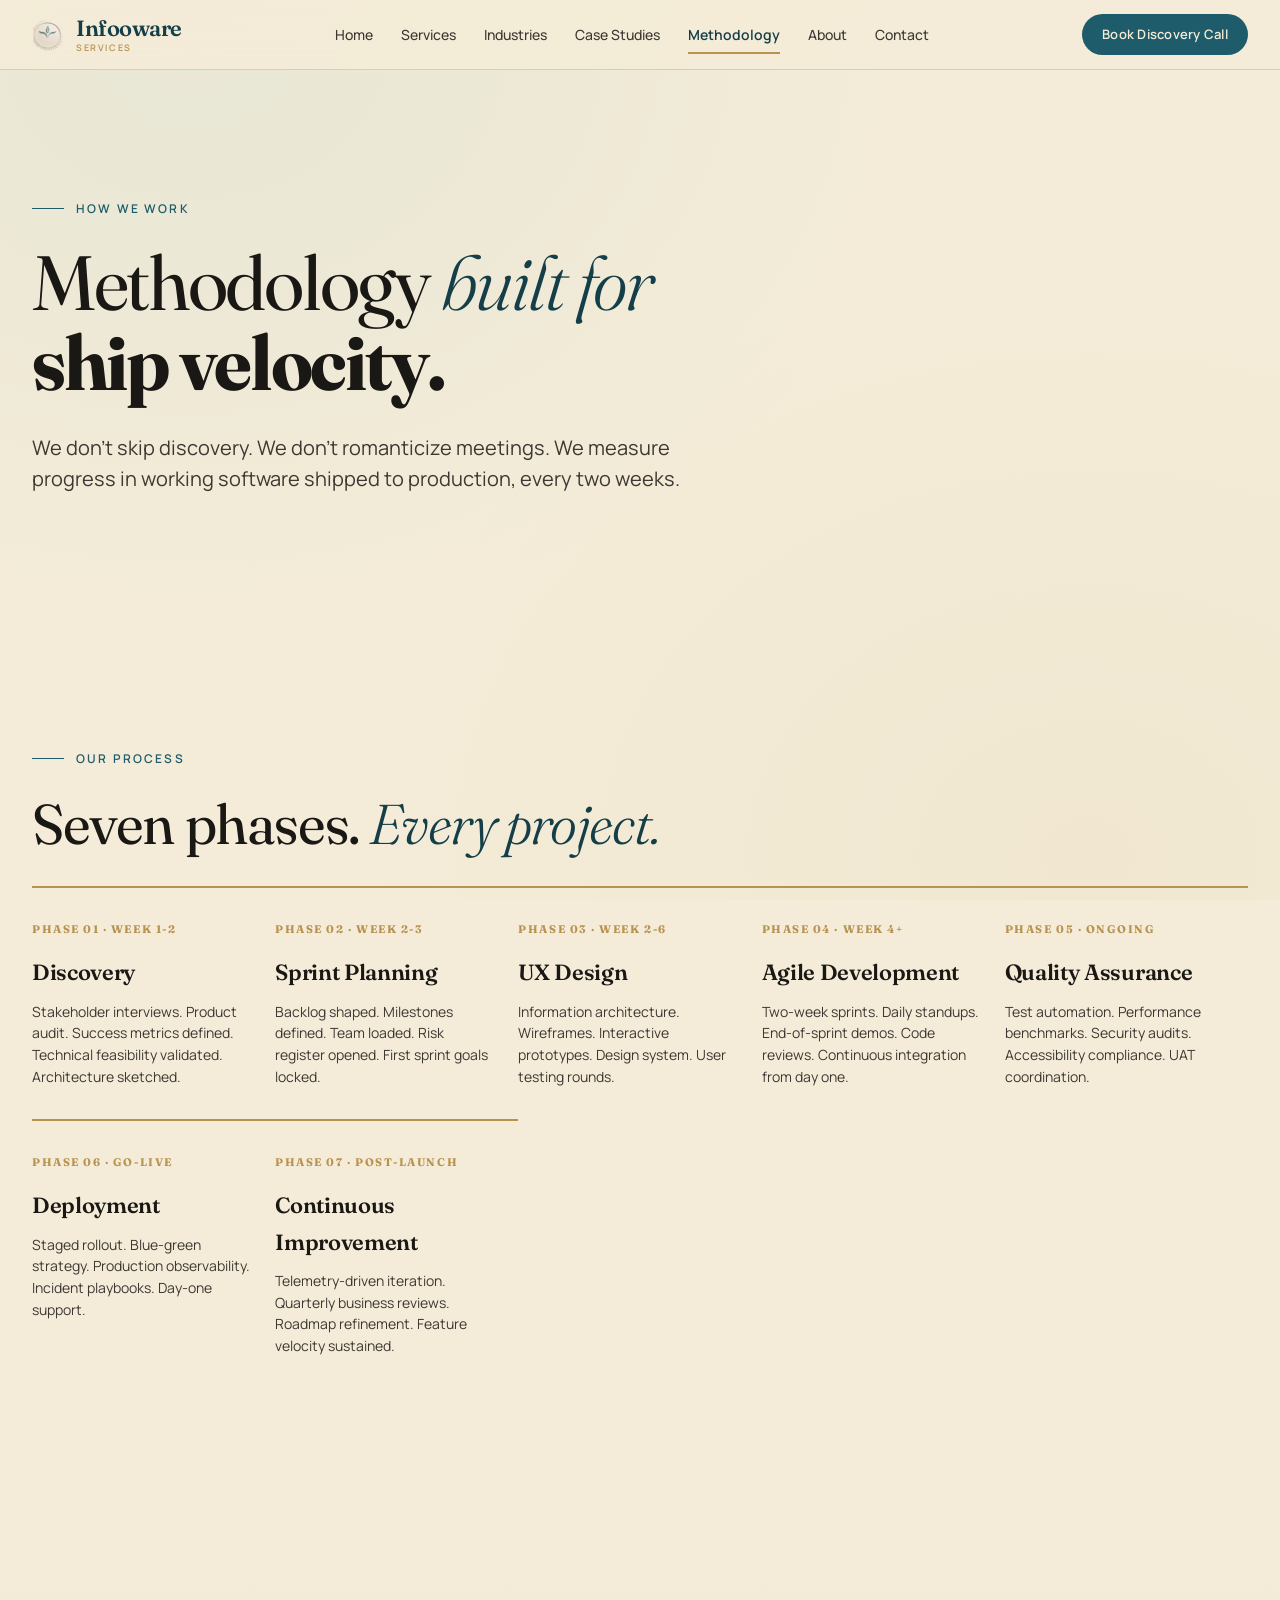
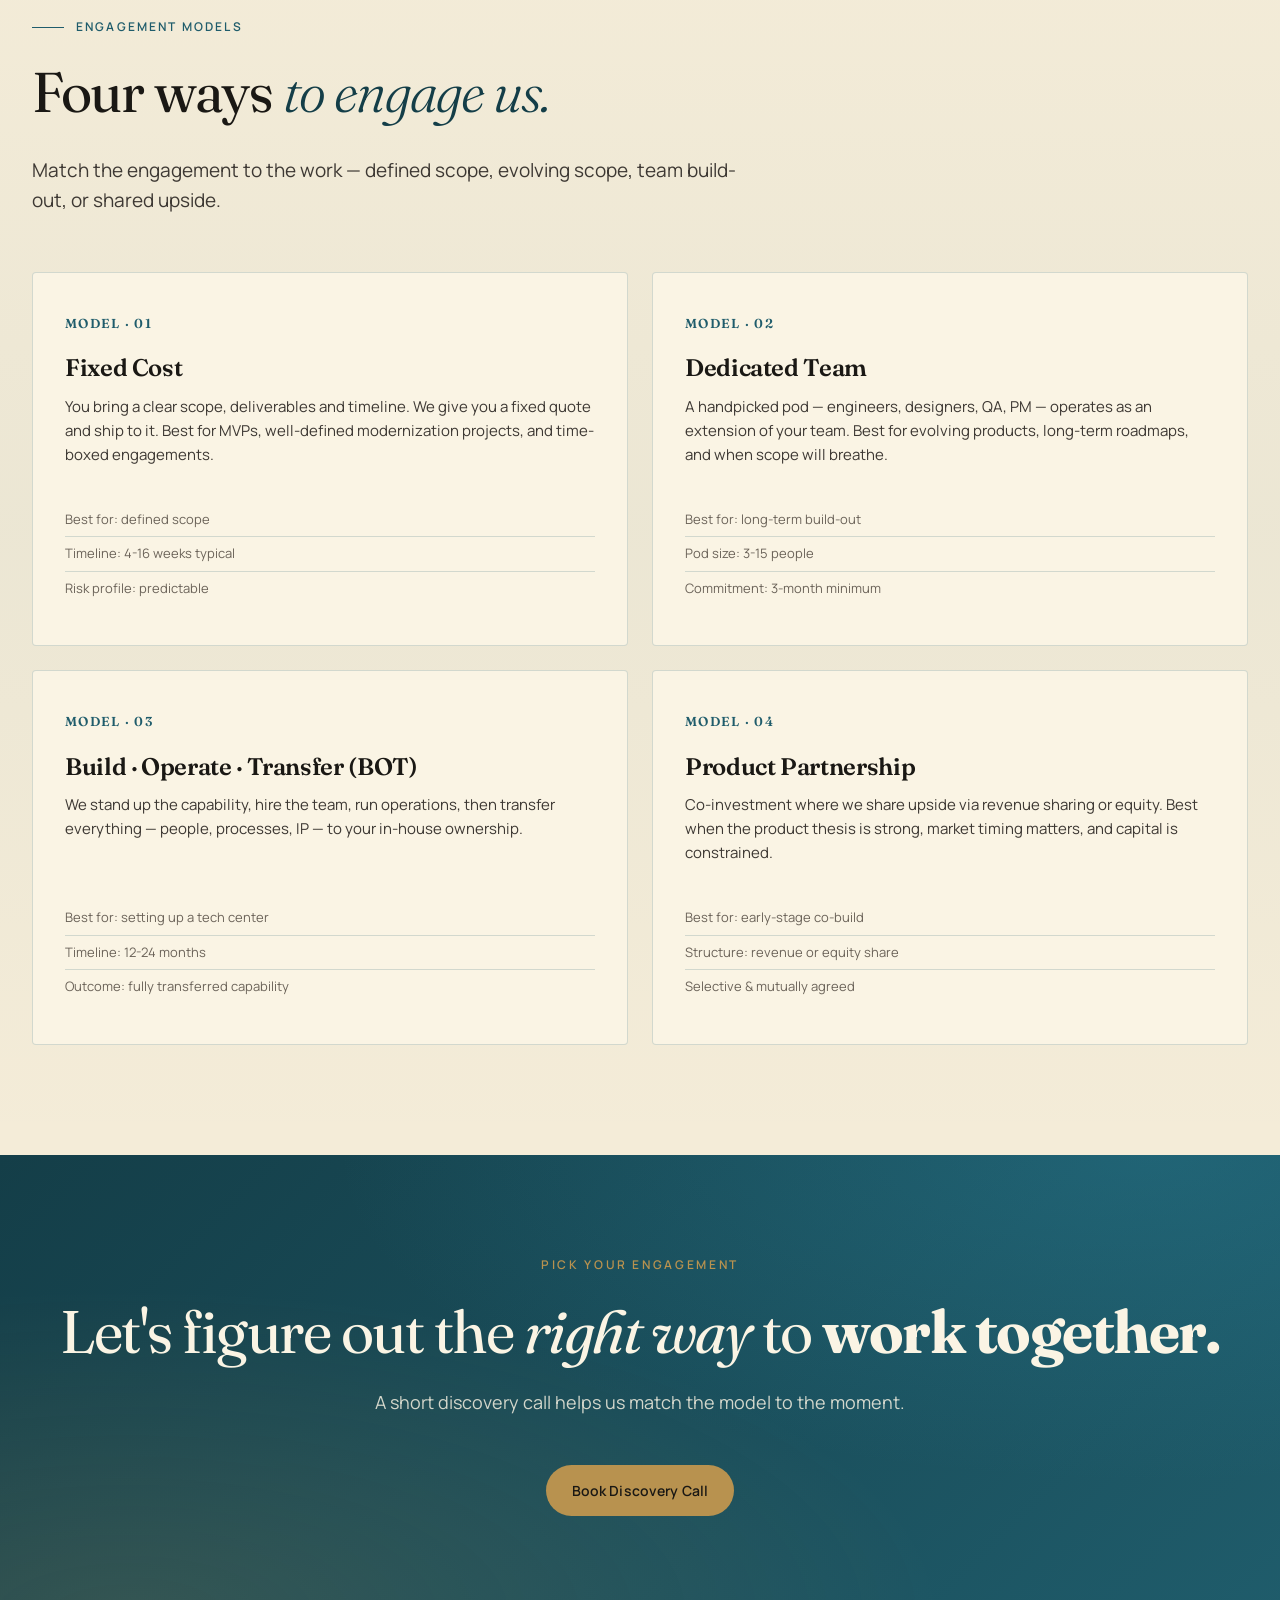
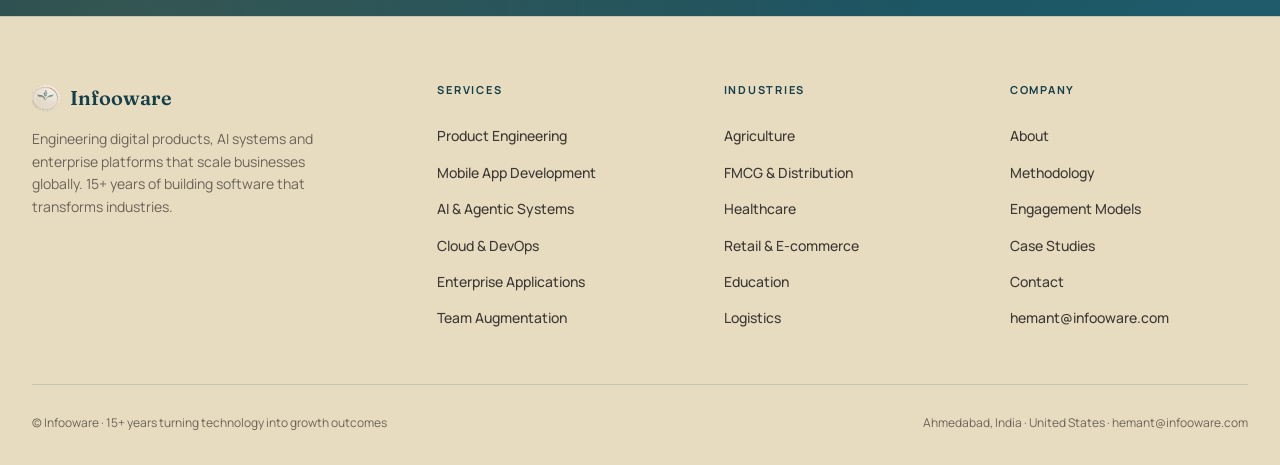
<file: methodology.html>
<!DOCTYPE html>
<html lang="en">
<head>
<meta charset="UTF-8">
<meta name="viewport" content="width=device-width, initial-scale=1.0">
<meta name="description" content="Our work methodology — Discovery, Sprint Planning, UX Design, Agile Development, QA, Deployment, Continuous Improvement — plus four engagement models.">
<title>Methodology & Engagement · Infooware Services</title>
<link rel="preconnect" href="https://fonts.googleapis.com">
<link rel="preconnect" href="https://fonts.gstatic.com" crossorigin>
<link href="https://fonts.googleapis.com/css2?family=Fraunces:ital,opsz,wght@0,9..144,300;0,9..144,400;0,9..144,500;0,9..144,600;0,9..144,700;1,9..144,300;1,9..144,400;1,9..144,500;1,9..144,600&family=Manrope:wght@300;400;500;600;700;800&display=swap" rel="stylesheet">
<link rel="stylesheet" href="assets/style.css">
<link rel="icon" type="image/png" href="assets/logo.png">
</head>
<body>
<header class="topbar">
  <div class="topbar-inner">
    <a class="topbar-brand" href="index.html">
      <img src="assets/logo.png" alt="Infooware">
      <span class="topbar-brand-text">
        <span class="name">Infooware</span>
        <span class="tag">Services</span>
      </span>
    </a>
    <button class="nav-toggle" aria-label="Menu">
      <svg viewBox="0 0 24 24" fill="none" stroke="currentColor" stroke-width="2"><path d="M3 6h18M3 12h18M3 18h18"/></svg>
    </button>
    <nav class="nav"><a href="index.html">Home</a><a href="services.html">Services</a><a href="industries.html">Industries</a><a href="case-studies.html">Case Studies</a><a href="methodology.html" class="active">Methodology</a><a href="about.html">About</a><a href="contact.html">Contact</a></nav>
    <a class="topbar-cta" href="contact.html">Book Discovery Call</a>
  </div>
</header>

<main>
  <section class="hero">
    <div class="reveal">
      <div class="eyebrow">How We Work</div>
      <h1 class="display">
        Methodology <em>built for</em><br>
        <strong>ship velocity.</strong>
      </h1>
      <p class="lead">
        We don't skip discovery. We don't romanticize meetings. We measure progress
        in working software shipped to production, every two weeks.
      </p>
    </div>
  </section>

  <section class="section">
    <div class="section-inner reveal">
      <div class="eyebrow">Our Process</div>
      <h2 class="section-title">Seven phases. <em>Every project.</em></h2>
    </div>
    <div class="section-inner steps">
      <div class="step reveal">
        <span class="step-num">PHASE 01 · WEEK 1-2</span>
        <h4>Discovery</h4>
        <p>Stakeholder interviews. Product audit. Success metrics defined. Technical feasibility validated. Architecture sketched.</p>
      </div>
      <div class="step reveal">
        <span class="step-num">PHASE 02 · WEEK 2-3</span>
        <h4>Sprint Planning</h4>
        <p>Backlog shaped. Milestones defined. Team loaded. Risk register opened. First sprint goals locked.</p>
      </div>
      <div class="step reveal">
        <span class="step-num">PHASE 03 · WEEK 2-6</span>
        <h4>UX Design</h4>
        <p>Information architecture. Wireframes. Interactive prototypes. Design system. User testing rounds.</p>
      </div>
      <div class="step reveal">
        <span class="step-num">PHASE 04 · WEEK 4+</span>
        <h4>Agile Development</h4>
        <p>Two-week sprints. Daily standups. End-of-sprint demos. Code reviews. Continuous integration from day one.</p>
      </div>
      <div class="step reveal">
        <span class="step-num">PHASE 05 · ONGOING</span>
        <h4>Quality Assurance</h4>
        <p>Test automation. Performance benchmarks. Security audits. Accessibility compliance. UAT coordination.</p>
      </div>
      <div class="step reveal">
        <span class="step-num">PHASE 06 · GO-LIVE</span>
        <h4>Deployment</h4>
        <p>Staged rollout. Blue-green strategy. Production observability. Incident playbooks. Day-one support.</p>
      </div>
      <div class="step reveal">
        <span class="step-num">PHASE 07 · POST-LAUNCH</span>
        <h4>Continuous Improvement</h4>
        <p>Telemetry-driven iteration. Quarterly business reviews. Roadmap refinement. Feature velocity sustained.</p>
      </div>
    </div>
  </section>

  <section class="section" id="engagement" style="background: linear-gradient(180deg, transparent, rgba(31, 92, 107, 0.04) 50%, transparent);">
    <div class="section-inner reveal">
      <div class="eyebrow">Engagement Models</div>
      <h2 class="section-title">Four ways <em>to engage us.</em></h2>
      <p class="section-lead">Match the engagement to the work — defined scope, evolving scope, team build-out, or shared upside.</p>
    </div>
    <div class="section-inner card-grid card-grid-2">
      <div class="card reveal">
        <span class="card-num">MODEL · 01</span>
        <h3 class="card-title">Fixed Cost</h3>
        <p>You bring a clear scope, deliverables and timeline. We give you a fixed quote and ship to it. Best for MVPs, well-defined modernization projects, and time-boxed engagements.</p>
        <ul class="card-list">
          <li>Best for: defined scope</li>
          <li>Timeline: 4-16 weeks typical</li>
          <li>Risk profile: predictable</li>
        </ul>
      </div>
      <div class="card reveal">
        <span class="card-num">MODEL · 02</span>
        <h3 class="card-title">Dedicated Team</h3>
        <p>A handpicked pod — engineers, designers, QA, PM — operates as an extension of your team. Best for evolving products, long-term roadmaps, and when scope will breathe.</p>
        <ul class="card-list">
          <li>Best for: long-term build-out</li>
          <li>Pod size: 3-15 people</li>
          <li>Commitment: 3-month minimum</li>
        </ul>
      </div>
      <div class="card reveal">
        <span class="card-num">MODEL · 03</span>
        <h3 class="card-title">Build · Operate · Transfer (BOT)</h3>
        <p>We stand up the capability, hire the team, run operations, then transfer everything — people, processes, IP — to your in-house ownership.</p>
        <ul class="card-list">
          <li>Best for: setting up a tech center</li>
          <li>Timeline: 12-24 months</li>
          <li>Outcome: fully transferred capability</li>
        </ul>
      </div>
      <div class="card reveal">
        <span class="card-num">MODEL · 04</span>
        <h3 class="card-title">Product Partnership</h3>
        <p>Co-investment where we share upside via revenue sharing or equity. Best when the product thesis is strong, market timing matters, and capital is constrained.</p>
        <ul class="card-list">
          <li>Best for: early-stage co-build</li>
          <li>Structure: revenue or equity share</li>
          <li>Selective &amp; mutually agreed</li>
        </ul>
      </div>
    </div>
  </section>
</main>

<section class="cta-strip">
  <div class="cta-inner">
    <div class="cta-eyebrow reveal">Pick Your Engagement</div>
    <h2 class="cta-title reveal">Let's figure out the <em>right way</em> to <strong>work together.</strong></h2>
    <p class="cta-sub reveal">A short discovery call helps us match the model to the moment.</p>
    <div class="btn-group reveal" style="justify-content: center;">
      <a class="btn btn-primary" href="contact.html">Book Discovery Call</a>
    </div>
  </div>
</section>

<footer>
  <div class="footer-inner">
    <div class="footer-top">
      <div class="footer-brand-block">
        <div class="logo-row">
          <img src="assets/logo.png" alt="Infooware">
          <span>Infooware</span>
        </div>
        <p>Engineering digital products, AI systems and enterprise platforms that scale businesses globally. 15+ years of building software that transforms industries.</p>
      </div>
      <div class="footer-col">
        <h5>Services</h5>
        <ul>
          <li><a href="services.html#product-engineering">Product Engineering</a></li>
          <li><a href="services.html#mobile">Mobile App Development</a></li>
          <li><a href="services.html#ai">AI &amp; Agentic Systems</a></li>
          <li><a href="services.html#cloud">Cloud &amp; DevOps</a></li>
          <li><a href="services.html#enterprise">Enterprise Applications</a></li>
          <li><a href="services.html#team">Team Augmentation</a></li>
        </ul>
      </div>
      <div class="footer-col">
        <h5>Industries</h5>
        <ul>
          <li><a href="industries.html#agriculture">Agriculture</a></li>
          <li><a href="industries.html#fmcg">FMCG &amp; Distribution</a></li>
          <li><a href="industries.html#healthcare">Healthcare</a></li>
          <li><a href="industries.html#retail">Retail &amp; E-commerce</a></li>
          <li><a href="industries.html#education">Education</a></li>
          <li><a href="industries.html#logistics">Logistics</a></li>
        </ul>
      </div>
      <div class="footer-col">
        <h5>Company</h5>
        <ul>
          <li><a href="about.html">About</a></li>
          <li><a href="methodology.html">Methodology</a></li>
          <li><a href="methodology.html#engagement">Engagement Models</a></li>
          <li><a href="case-studies.html">Case Studies</a></li>
          <li><a href="contact.html">Contact</a></li>
          <li><a href="mailto:hemant@infooware.com">hemant@infooware.com</a></li>
        </ul>
      </div>
    </div>
    <div class="footer-bottom">
      <div>© Infooware · 15+ years turning technology into growth outcomes</div>
      <div>Ahmedabad, India · United States · <a href="mailto:hemant@infooware.com">hemant@infooware.com</a></div>
    </div>
  </div>
</footer>
<script src="assets/main.js"></script>
</body>
</html>
</file>
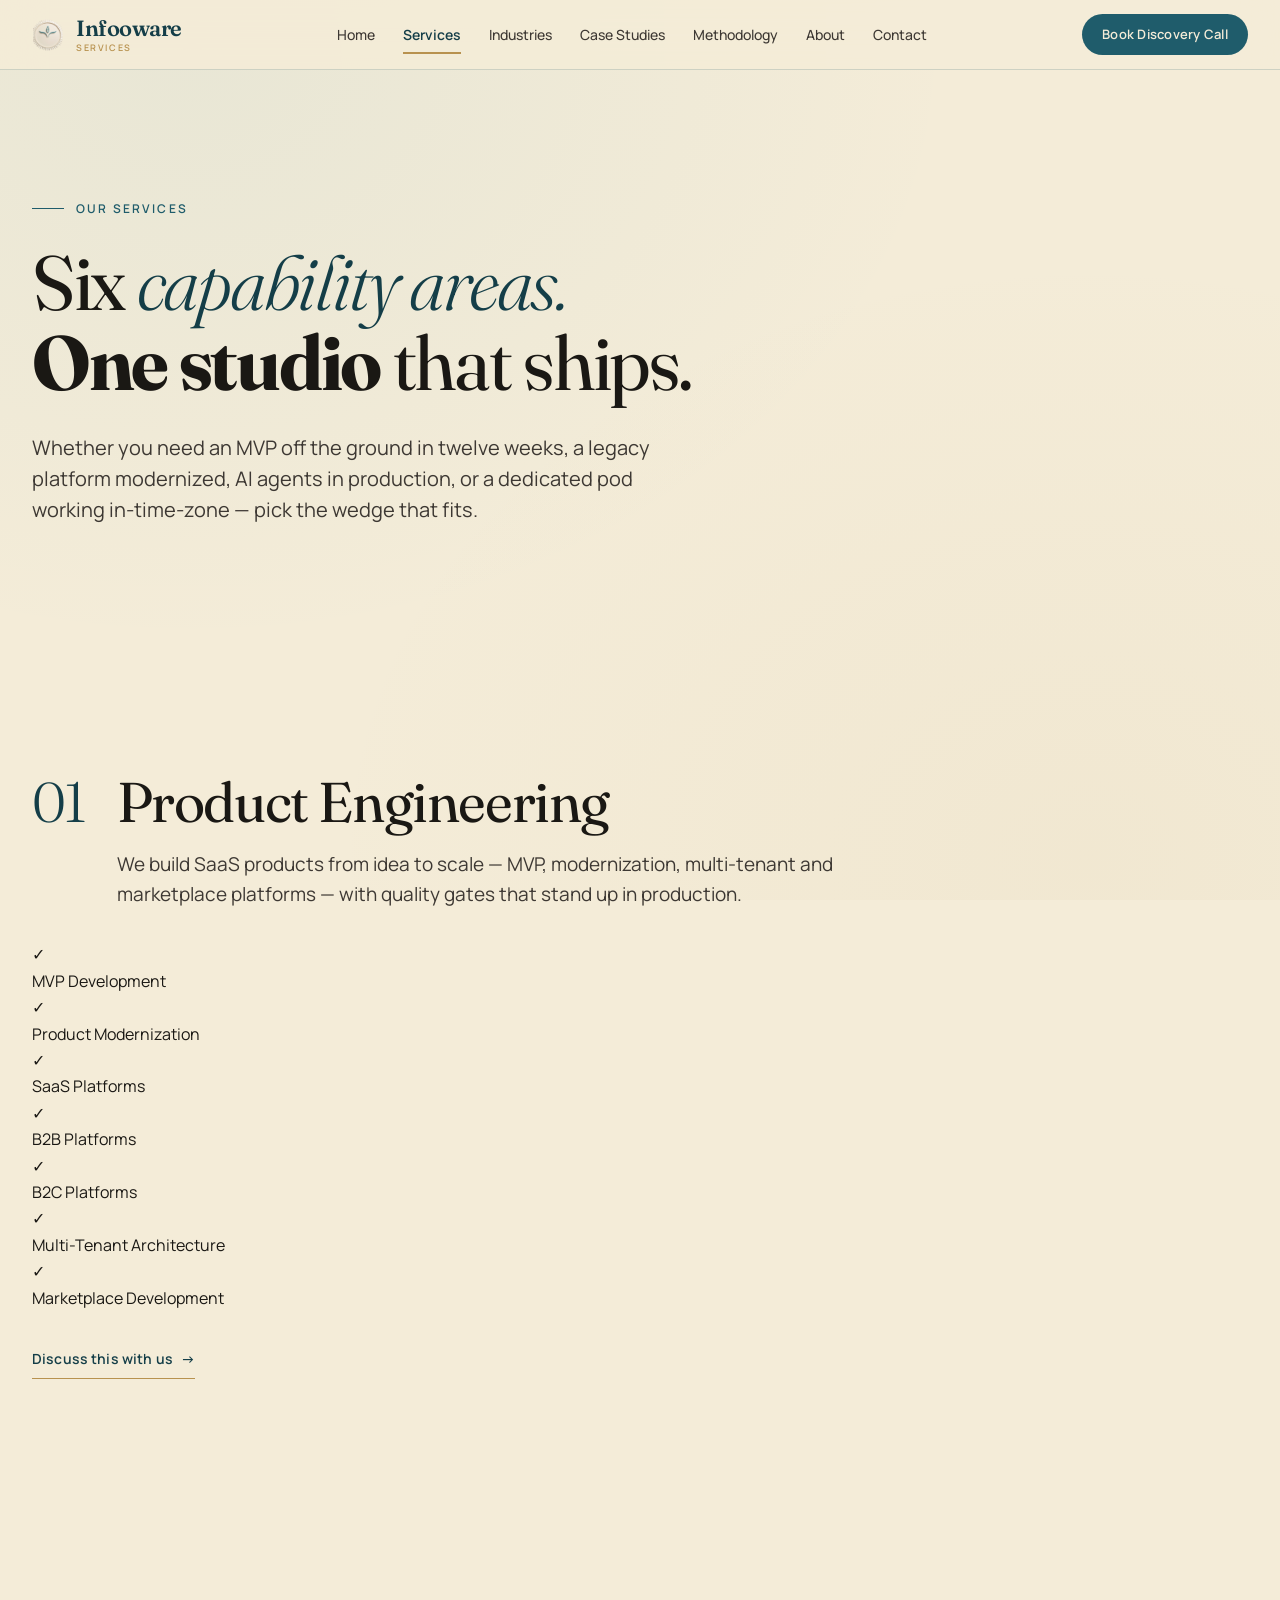
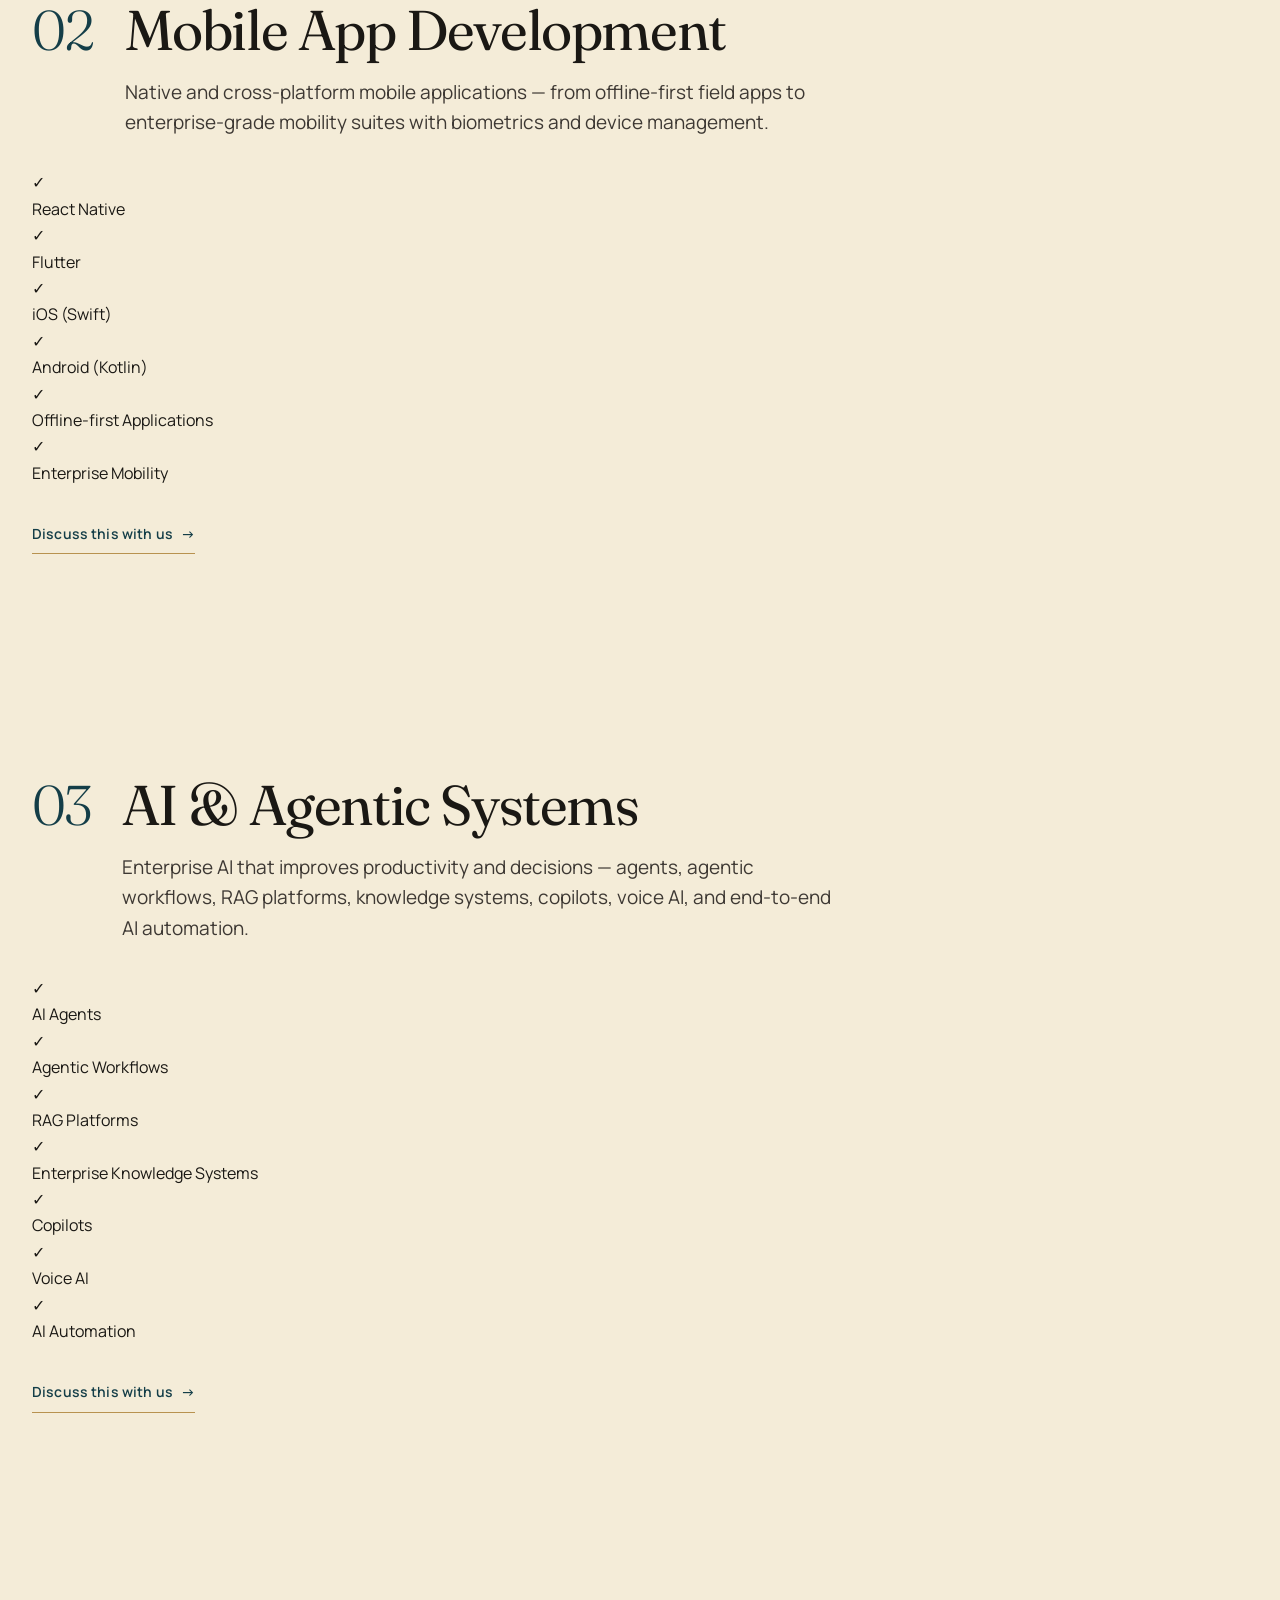
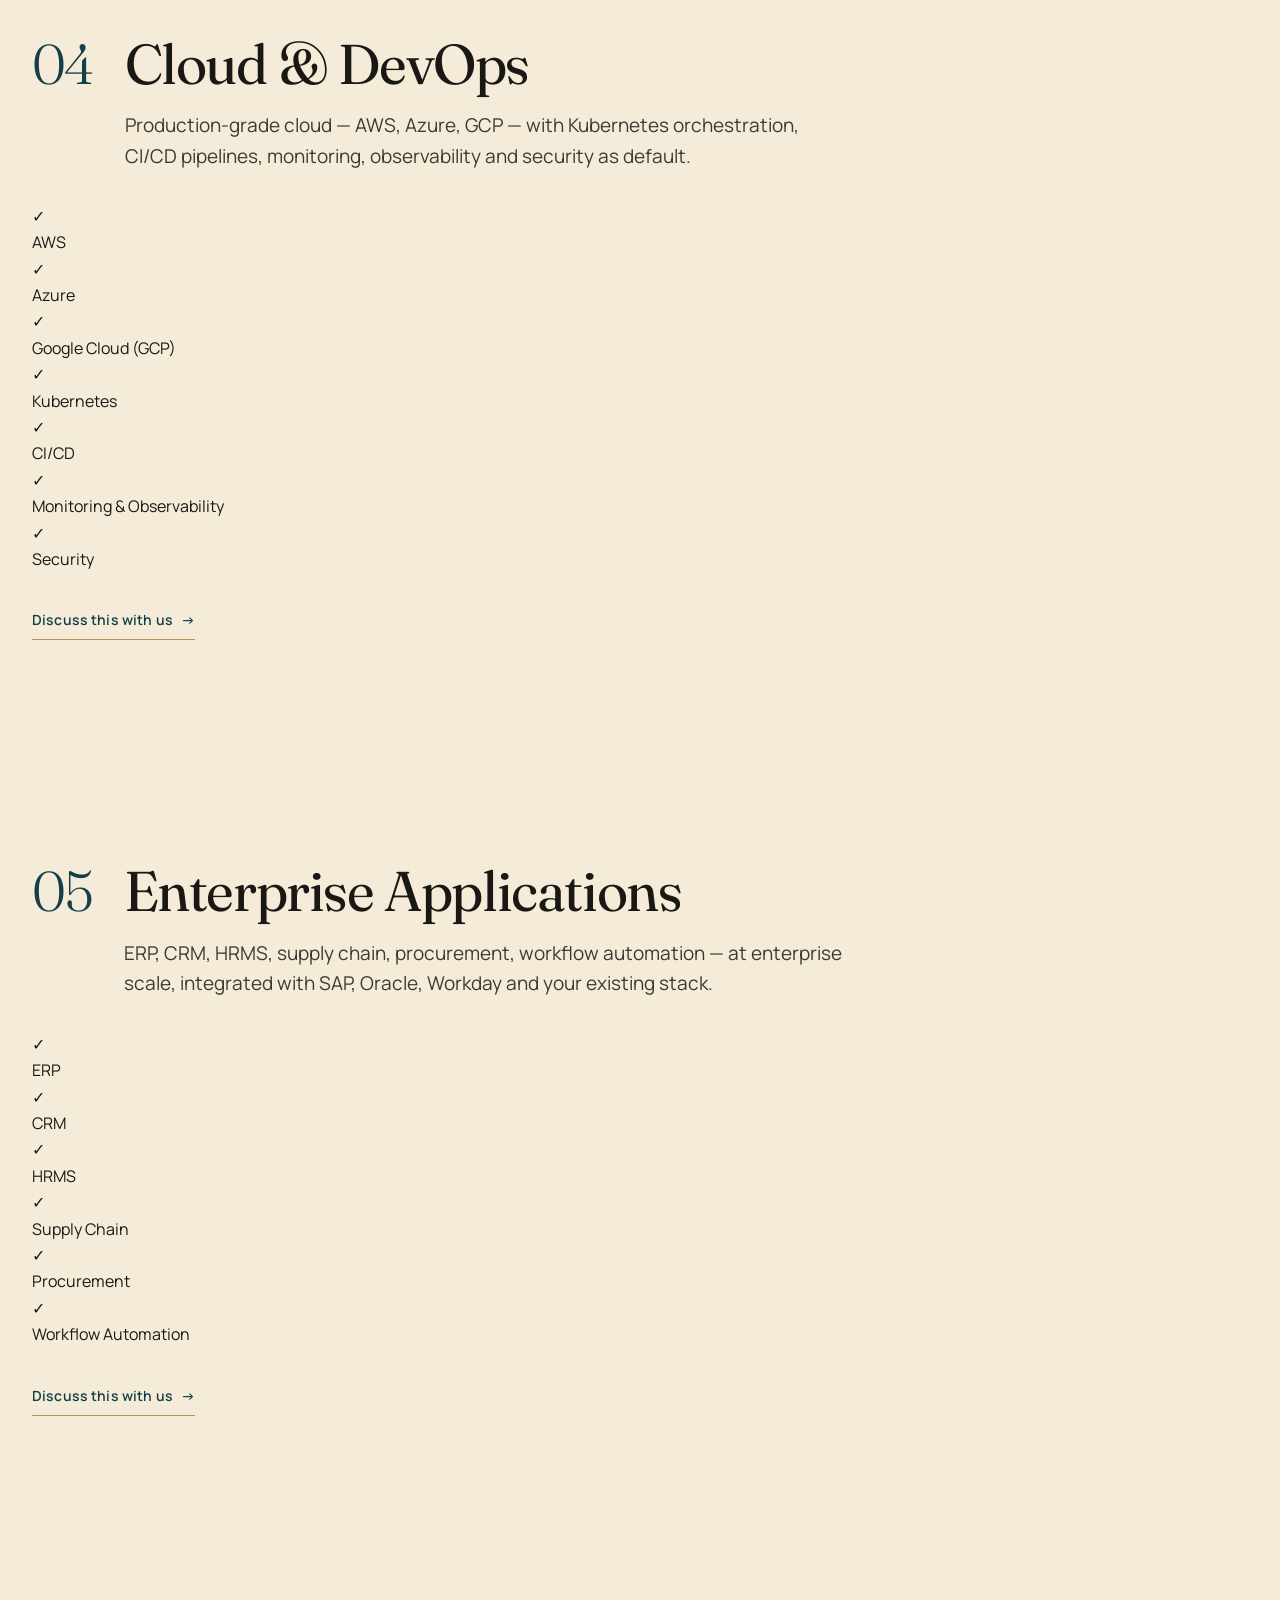
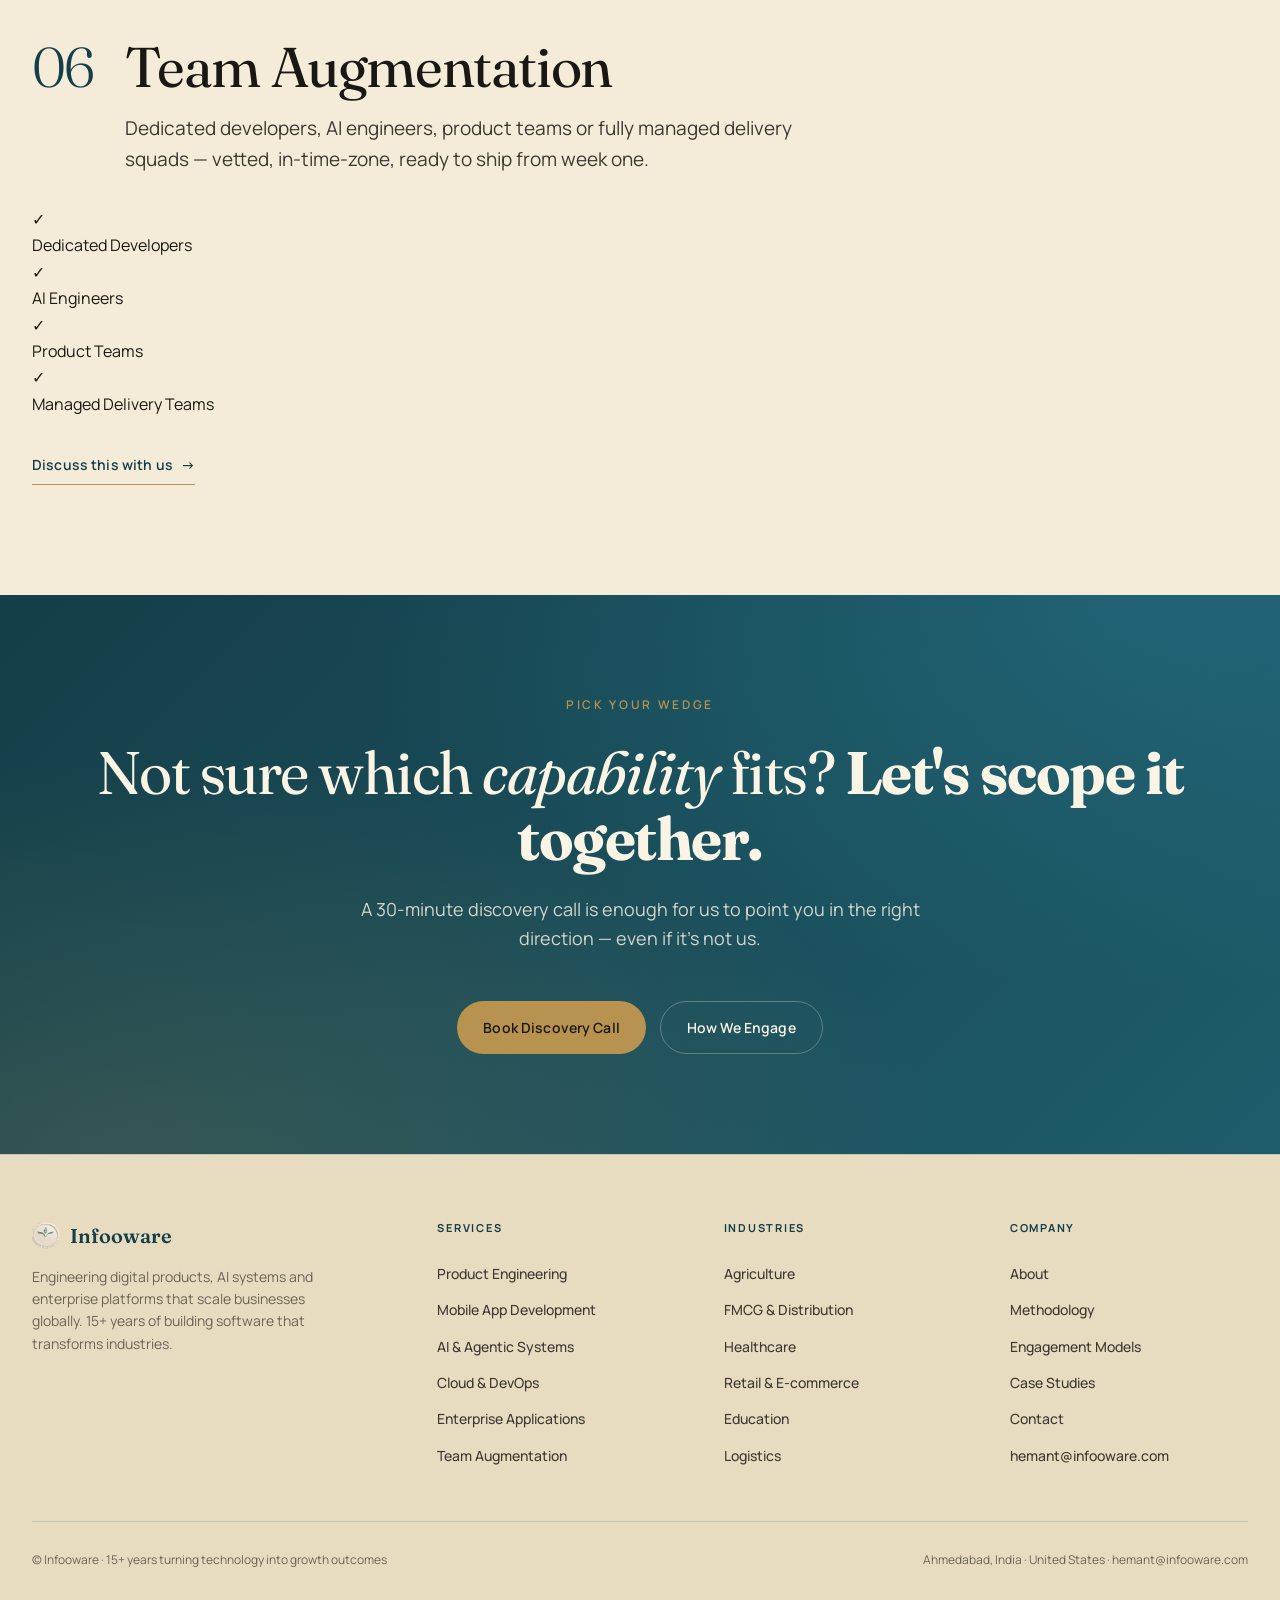
<file: services.html>
<!DOCTYPE html>
<html lang="en">
<head>
<meta charset="UTF-8">
<meta name="viewport" content="width=device-width, initial-scale=1.0">
<meta name="description" content="Six capability areas spanning product engineering, mobile, AI, cloud, enterprise applications, and team augmentation.">
<title>Services · Infooware Services</title>
<link rel="preconnect" href="https://fonts.googleapis.com">
<link rel="preconnect" href="https://fonts.gstatic.com" crossorigin>
<link href="https://fonts.googleapis.com/css2?family=Fraunces:ital,opsz,wght@0,9..144,300;0,9..144,400;0,9..144,500;0,9..144,600;0,9..144,700;1,9..144,300;1,9..144,400;1,9..144,500;1,9..144,600&family=Manrope:wght@300;400;500;600;700;800&display=swap" rel="stylesheet">
<link rel="stylesheet" href="assets/style.css">
<link rel="icon" type="image/png" href="assets/logo.png">
</head>
<body>
<header class="topbar">
  <div class="topbar-inner">
    <a class="topbar-brand" href="index.html">
      <img src="assets/logo.png" alt="Infooware">
      <span class="topbar-brand-text">
        <span class="name">Infooware</span>
        <span class="tag">Services</span>
      </span>
    </a>
    <button class="nav-toggle" aria-label="Menu">
      <svg viewBox="0 0 24 24" fill="none" stroke="currentColor" stroke-width="2"><path d="M3 6h18M3 12h18M3 18h18"/></svg>
    </button>
    <nav class="nav"><a href="index.html">Home</a><a href="services.html" class="active">Services</a><a href="industries.html">Industries</a><a href="case-studies.html">Case Studies</a><a href="methodology.html">Methodology</a><a href="about.html">About</a><a href="contact.html">Contact</a></nav>
    <a class="topbar-cta" href="contact.html">Book Discovery Call</a>
  </div>
</header>

<main>
  <section class="hero">
    <div class="reveal">
      <div class="eyebrow">Our Services</div>
      <h1 class="display">
        Six <em>capability areas.</em><br>
        <strong>One studio</strong> that ships.
      </h1>
      <p class="lead">
        Whether you need an MVP off the ground in twelve weeks, a legacy
        platform modernized, AI agents in production, or a dedicated pod working
        in-time-zone — pick the wedge that fits.
      </p>
    </div>
  </section>

  
<section class="section" id="product-engineering">
  <div class="section-inner">
    <div class="reveal" style="display: grid; grid-template-columns: auto 1fr; gap: 32px; align-items: baseline; margin-bottom: 32px;">
      <span class="serif" style="font-size: 56px; font-weight: 300; color: var(--teal-deep); letter-spacing: -0.04em; line-height: 1;">01</span>
      <div>
        <h2 class="section-title" style="margin-bottom: 16px;">Product Engineering</h2>
        <p class="section-lead" style="margin-bottom: 0;">We build SaaS products from idea to scale — MVP, modernization, multi-tenant and marketplace platforms — with quality gates that stand up in production.</p>
      </div>
    </div>
    <div class="reveal module-list" style="margin-top: 32px;"><div class="module"><div class="module-icon">✓</div><div class="module-name">MVP Development</div></div><div class="module"><div class="module-icon">✓</div><div class="module-name">Product Modernization</div></div><div class="module"><div class="module-icon">✓</div><div class="module-name">SaaS Platforms</div></div><div class="module"><div class="module-icon">✓</div><div class="module-name">B2B Platforms</div></div><div class="module"><div class="module-icon">✓</div><div class="module-name">B2C Platforms</div></div><div class="module"><div class="module-icon">✓</div><div class="module-name">Multi-Tenant Architecture</div></div><div class="module"><div class="module-icon">✓</div><div class="module-name">Marketplace Development</div></div></div>
    <div class="reveal" style="margin-top: 28px;">
      <a class="btn btn-text btn-arrow" href="contact.html">Discuss this with us </a>
    </div>
  </div>
</section>


  
<section class="section" id="mobile">
  <div class="section-inner">
    <div class="reveal" style="display: grid; grid-template-columns: auto 1fr; gap: 32px; align-items: baseline; margin-bottom: 32px;">
      <span class="serif" style="font-size: 56px; font-weight: 300; color: var(--teal-deep); letter-spacing: -0.04em; line-height: 1;">02</span>
      <div>
        <h2 class="section-title" style="margin-bottom: 16px;">Mobile App Development</h2>
        <p class="section-lead" style="margin-bottom: 0;">Native and cross-platform mobile applications — from offline-first field apps to enterprise-grade mobility suites with biometrics and device management.</p>
      </div>
    </div>
    <div class="reveal module-list" style="margin-top: 32px;"><div class="module"><div class="module-icon">✓</div><div class="module-name">React Native</div></div><div class="module"><div class="module-icon">✓</div><div class="module-name">Flutter</div></div><div class="module"><div class="module-icon">✓</div><div class="module-name">iOS (Swift)</div></div><div class="module"><div class="module-icon">✓</div><div class="module-name">Android (Kotlin)</div></div><div class="module"><div class="module-icon">✓</div><div class="module-name">Offline-first Applications</div></div><div class="module"><div class="module-icon">✓</div><div class="module-name">Enterprise Mobility</div></div></div>
    <div class="reveal" style="margin-top: 28px;">
      <a class="btn btn-text btn-arrow" href="contact.html">Discuss this with us </a>
    </div>
  </div>
</section>


  
<section class="section" id="ai">
  <div class="section-inner">
    <div class="reveal" style="display: grid; grid-template-columns: auto 1fr; gap: 32px; align-items: baseline; margin-bottom: 32px;">
      <span class="serif" style="font-size: 56px; font-weight: 300; color: var(--teal-deep); letter-spacing: -0.04em; line-height: 1;">03</span>
      <div>
        <h2 class="section-title" style="margin-bottom: 16px;">AI &amp; Agentic Systems</h2>
        <p class="section-lead" style="margin-bottom: 0;">Enterprise AI that improves productivity and decisions — agents, agentic workflows, RAG platforms, knowledge systems, copilots, voice AI, and end-to-end AI automation.</p>
      </div>
    </div>
    <div class="reveal module-list" style="margin-top: 32px;"><div class="module"><div class="module-icon">✓</div><div class="module-name">AI Agents</div></div><div class="module"><div class="module-icon">✓</div><div class="module-name">Agentic Workflows</div></div><div class="module"><div class="module-icon">✓</div><div class="module-name">RAG Platforms</div></div><div class="module"><div class="module-icon">✓</div><div class="module-name">Enterprise Knowledge Systems</div></div><div class="module"><div class="module-icon">✓</div><div class="module-name">Copilots</div></div><div class="module"><div class="module-icon">✓</div><div class="module-name">Voice AI</div></div><div class="module"><div class="module-icon">✓</div><div class="module-name">AI Automation</div></div></div>
    <div class="reveal" style="margin-top: 28px;">
      <a class="btn btn-text btn-arrow" href="contact.html">Discuss this with us </a>
    </div>
  </div>
</section>


  
<section class="section" id="cloud">
  <div class="section-inner">
    <div class="reveal" style="display: grid; grid-template-columns: auto 1fr; gap: 32px; align-items: baseline; margin-bottom: 32px;">
      <span class="serif" style="font-size: 56px; font-weight: 300; color: var(--teal-deep); letter-spacing: -0.04em; line-height: 1;">04</span>
      <div>
        <h2 class="section-title" style="margin-bottom: 16px;">Cloud &amp; DevOps</h2>
        <p class="section-lead" style="margin-bottom: 0;">Production-grade cloud — AWS, Azure, GCP — with Kubernetes orchestration, CI/CD pipelines, monitoring, observability and security as default.</p>
      </div>
    </div>
    <div class="reveal module-list" style="margin-top: 32px;"><div class="module"><div class="module-icon">✓</div><div class="module-name">AWS</div></div><div class="module"><div class="module-icon">✓</div><div class="module-name">Azure</div></div><div class="module"><div class="module-icon">✓</div><div class="module-name">Google Cloud (GCP)</div></div><div class="module"><div class="module-icon">✓</div><div class="module-name">Kubernetes</div></div><div class="module"><div class="module-icon">✓</div><div class="module-name">CI/CD</div></div><div class="module"><div class="module-icon">✓</div><div class="module-name">Monitoring &amp; Observability</div></div><div class="module"><div class="module-icon">✓</div><div class="module-name">Security</div></div></div>
    <div class="reveal" style="margin-top: 28px;">
      <a class="btn btn-text btn-arrow" href="contact.html">Discuss this with us </a>
    </div>
  </div>
</section>


  
<section class="section" id="enterprise">
  <div class="section-inner">
    <div class="reveal" style="display: grid; grid-template-columns: auto 1fr; gap: 32px; align-items: baseline; margin-bottom: 32px;">
      <span class="serif" style="font-size: 56px; font-weight: 300; color: var(--teal-deep); letter-spacing: -0.04em; line-height: 1;">05</span>
      <div>
        <h2 class="section-title" style="margin-bottom: 16px;">Enterprise Applications</h2>
        <p class="section-lead" style="margin-bottom: 0;">ERP, CRM, HRMS, supply chain, procurement, workflow automation — at enterprise scale, integrated with SAP, Oracle, Workday and your existing stack.</p>
      </div>
    </div>
    <div class="reveal module-list" style="margin-top: 32px;"><div class="module"><div class="module-icon">✓</div><div class="module-name">ERP</div></div><div class="module"><div class="module-icon">✓</div><div class="module-name">CRM</div></div><div class="module"><div class="module-icon">✓</div><div class="module-name">HRMS</div></div><div class="module"><div class="module-icon">✓</div><div class="module-name">Supply Chain</div></div><div class="module"><div class="module-icon">✓</div><div class="module-name">Procurement</div></div><div class="module"><div class="module-icon">✓</div><div class="module-name">Workflow Automation</div></div></div>
    <div class="reveal" style="margin-top: 28px;">
      <a class="btn btn-text btn-arrow" href="contact.html">Discuss this with us </a>
    </div>
  </div>
</section>


  
<section class="section" id="team">
  <div class="section-inner">
    <div class="reveal" style="display: grid; grid-template-columns: auto 1fr; gap: 32px; align-items: baseline; margin-bottom: 32px;">
      <span class="serif" style="font-size: 56px; font-weight: 300; color: var(--teal-deep); letter-spacing: -0.04em; line-height: 1;">06</span>
      <div>
        <h2 class="section-title" style="margin-bottom: 16px;">Team Augmentation</h2>
        <p class="section-lead" style="margin-bottom: 0;">Dedicated developers, AI engineers, product teams or fully managed delivery squads — vetted, in-time-zone, ready to ship from week one.</p>
      </div>
    </div>
    <div class="reveal module-list" style="margin-top: 32px;"><div class="module"><div class="module-icon">✓</div><div class="module-name">Dedicated Developers</div></div><div class="module"><div class="module-icon">✓</div><div class="module-name">AI Engineers</div></div><div class="module"><div class="module-icon">✓</div><div class="module-name">Product Teams</div></div><div class="module"><div class="module-icon">✓</div><div class="module-name">Managed Delivery Teams</div></div></div>
    <div class="reveal" style="margin-top: 28px;">
      <a class="btn btn-text btn-arrow" href="contact.html">Discuss this with us </a>
    </div>
  </div>
</section>

</main>

<section class="cta-strip">
  <div class="cta-inner">
    <div class="cta-eyebrow reveal">Pick Your Wedge</div>
    <h2 class="cta-title reveal">Not sure which <em>capability</em> fits? <strong>Let's scope it together.</strong></h2>
    <p class="cta-sub reveal">A 30-minute discovery call is enough for us to point you in the right direction — even if it's not us.</p>
    <div class="btn-group reveal" style="justify-content: center;">
      <a class="btn btn-primary" href="contact.html">Book Discovery Call</a>
      <a class="btn btn-secondary" href="methodology.html">How We Engage</a>
    </div>
  </div>
</section>

<footer>
  <div class="footer-inner">
    <div class="footer-top">
      <div class="footer-brand-block">
        <div class="logo-row">
          <img src="assets/logo.png" alt="Infooware">
          <span>Infooware</span>
        </div>
        <p>Engineering digital products, AI systems and enterprise platforms that scale businesses globally. 15+ years of building software that transforms industries.</p>
      </div>
      <div class="footer-col">
        <h5>Services</h5>
        <ul>
          <li><a href="services.html#product-engineering">Product Engineering</a></li>
          <li><a href="services.html#mobile">Mobile App Development</a></li>
          <li><a href="services.html#ai">AI &amp; Agentic Systems</a></li>
          <li><a href="services.html#cloud">Cloud &amp; DevOps</a></li>
          <li><a href="services.html#enterprise">Enterprise Applications</a></li>
          <li><a href="services.html#team">Team Augmentation</a></li>
        </ul>
      </div>
      <div class="footer-col">
        <h5>Industries</h5>
        <ul>
          <li><a href="industries.html#agriculture">Agriculture</a></li>
          <li><a href="industries.html#fmcg">FMCG &amp; Distribution</a></li>
          <li><a href="industries.html#healthcare">Healthcare</a></li>
          <li><a href="industries.html#retail">Retail &amp; E-commerce</a></li>
          <li><a href="industries.html#education">Education</a></li>
          <li><a href="industries.html#logistics">Logistics</a></li>
        </ul>
      </div>
      <div class="footer-col">
        <h5>Company</h5>
        <ul>
          <li><a href="about.html">About</a></li>
          <li><a href="methodology.html">Methodology</a></li>
          <li><a href="methodology.html#engagement">Engagement Models</a></li>
          <li><a href="case-studies.html">Case Studies</a></li>
          <li><a href="contact.html">Contact</a></li>
          <li><a href="mailto:hemant@infooware.com">hemant@infooware.com</a></li>
        </ul>
      </div>
    </div>
    <div class="footer-bottom">
      <div>© Infooware · 15+ years turning technology into growth outcomes</div>
      <div>Ahmedabad, India · United States · <a href="mailto:hemant@infooware.com">hemant@infooware.com</a></div>
    </div>
  </div>
</footer>
<script src="assets/main.js"></script>
</body>
</html>
</file>
<file: assets/style.css>
/* ==========================================================================
   INFOOWARE DESIGN SYSTEM
   Shared between Services & Products sites
   ========================================================================== */

:root {
  --cream: #F4ECD8;
  --cream-light: #FAF4E4;
  --cream-dark: #E8DCC0;
  --teal: #1F5C6B;
  --teal-bright: #2D8DA8;
  --teal-deep: #143E48;
  --gold: #B8924F;
  --gold-light: #D4AB66;
  --ink: #1A1814;
  --ink-soft: #3D3833;
  --muted: #6B6359;
  --line: rgba(31, 92, 107, 0.18);
  --line-strong: rgba(31, 92, 107, 0.32);
  --shadow-sm: 0 2px 12px rgba(31, 92, 107, 0.06);
  --shadow-md: 0 8px 32px rgba(31, 92, 107, 0.10);
  --shadow-lg: 0 24px 60px rgba(31, 92, 107, 0.14);
}

* { box-sizing: border-box; margin: 0; padding: 0; }
html { scroll-behavior: smooth; -webkit-text-size-adjust: 100%; }
body {
  font-family: 'Manrope', -apple-system, BlinkMacSystemFont, sans-serif;
  font-size: 16px; line-height: 1.65; color: var(--ink);
  background: var(--cream);
  background-image:
    radial-gradient(at 15% 5%, rgba(45, 141, 168, 0.06) 0px, transparent 50%),
    radial-gradient(at 85% 95%, rgba(184, 146, 79, 0.05) 0px, transparent 50%);
  background-attachment: fixed;
  overflow-x: hidden;
  -webkit-font-smoothing: antialiased;
}

img { max-width: 100%; height: auto; display: block; }
a { color: var(--teal); text-decoration: none; transition: color 0.2s ease; }
a:hover { color: var(--teal-deep); }
.serif { font-family: 'Fraunces', 'Cormorant Garamond', Georgia, serif; }

/* ========== TOP NAV ========== */
.topbar {
  position: sticky; top: 0; z-index: 50;
  background: rgba(244, 236, 216, 0.88);
  backdrop-filter: blur(20px);
  -webkit-backdrop-filter: blur(20px);
  border-bottom: 1px solid var(--line);
}
.topbar-inner {
  max-width: 1280px; margin: 0 auto;
  padding: 14px 32px;
  display: flex; align-items: center; justify-content: space-between;
  gap: 16px; flex-wrap: wrap;
}
.topbar-brand { display: flex; align-items: center; gap: 12px; text-decoration: none; }
.topbar-brand img { width: 32px; height: 32px; object-fit: contain; }
.topbar-brand-text { display: flex; flex-direction: column; line-height: 1; }
.topbar-brand .name {
  font-family: 'Fraunces', serif;
  font-size: 22px; font-weight: 600;
  letter-spacing: -0.02em; color: var(--teal-deep);
}
.topbar-brand .tag {
  font-size: 9px; font-weight: 600;
  letter-spacing: 0.18em; color: var(--gold);
  text-transform: uppercase; margin-top: 4px;
}
.nav {
  display: flex; align-items: center; gap: 28px;
}
.nav a {
  font-size: 14px; font-weight: 500;
  color: var(--ink-soft); text-decoration: none;
  position: relative; padding: 6px 0;
}
.nav a:hover { color: var(--teal-deep); }
.nav a.active {
  color: var(--teal-deep); font-weight: 600;
}
.nav a.active::after {
  content: ""; position: absolute;
  bottom: -2px; left: 0; right: 0;
  height: 2px; background: var(--gold);
}
.topbar-cta {
  font-size: 13px; font-weight: 600;
  color: var(--cream); background: var(--teal);
  padding: 10px 20px; border-radius: 999px;
  text-decoration: none; transition: all 0.25s ease;
  letter-spacing: 0.02em; white-space: nowrap;
}
.topbar-cta:hover {
  background: var(--teal-deep);
  transform: translateY(-1px);
  color: var(--cream-light);
}

/* Hamburger for mobile */
.nav-toggle {
  display: none; background: none; border: none;
  cursor: pointer; padding: 8px; color: var(--teal-deep);
}
.nav-toggle svg { width: 22px; height: 22px; }

/* ========== LAYOUT ========== */
.section { padding: 96px 32px; }
.section-inner { max-width: 1280px; margin: 0 auto; }
.section-tight { max-width: 880px; margin: 0 auto; }

.eyebrow {
  display: inline-flex; align-items: center; gap: 12px;
  font-size: 12px; font-weight: 600;
  text-transform: uppercase; letter-spacing: 0.18em;
  color: var(--teal); margin-bottom: 24px;
}
.eyebrow::before {
  content: ""; width: 32px; height: 1px; background: var(--teal);
}

h1.display, h2.display {
  font-family: 'Fraunces', serif;
  font-size: clamp(40px, 5.5vw, 72px);
  line-height: 1.05; font-weight: 400;
  letter-spacing: -0.03em; color: var(--ink);
}
h1.display em, h2.display em { font-style: italic; font-weight: 300; color: var(--teal-deep); }
h1.display strong, h2.display strong { font-weight: 700; font-style: normal; }

h2.section-title {
  font-family: 'Fraunces', serif;
  font-size: clamp(34px, 4.5vw, 56px);
  line-height: 1.1; font-weight: 400;
  letter-spacing: -0.025em; color: var(--ink);
  max-width: 900px; margin-bottom: 32px;
}
h2.section-title em { font-style: italic; color: var(--teal-deep); font-weight: 300; }
h2.section-title strong { font-weight: 700; font-style: normal; }

.section-lead {
  font-size: 19px; line-height: 1.6;
  color: var(--ink-soft); max-width: 720px;
  margin-bottom: 56px;
}

h3.card-title {
  font-family: 'Fraunces', serif;
  font-size: 24px; line-height: 1.2;
  font-weight: 600; color: var(--ink);
  letter-spacing: -0.015em;
  margin-bottom: 12px;
}

/* ========== BUTTONS ========== */
.btn {
  display: inline-flex; align-items: center; gap: 8px;
  font-size: 14px; font-weight: 600;
  padding: 14px 26px; border-radius: 999px;
  text-decoration: none; transition: all 0.25s ease;
  letter-spacing: 0.01em; border: none; cursor: pointer;
}
.btn-primary {
  background: var(--teal); color: var(--cream-light);
}
.btn-primary:hover {
  background: var(--teal-deep); color: var(--cream-light);
  transform: translateY(-2px);
  box-shadow: 0 8px 24px rgba(31, 92, 107, 0.25);
}
.btn-secondary {
  background: transparent; color: var(--teal-deep);
  border: 1px solid var(--line-strong);
}
.btn-secondary:hover {
  background: var(--teal-deep); color: var(--cream-light);
  border-color: var(--teal-deep);
}
.btn-text {
  background: transparent; color: var(--teal-deep);
  padding: 8px 0; border-radius: 0;
  border-bottom: 1px solid var(--gold);
}
.btn-text:hover { color: var(--gold); }
.btn-arrow::after {
  content: "→"; transition: transform 0.25s ease;
  display: inline-block;
}
.btn-arrow:hover::after { transform: translateX(4px); }

.btn-group {
  display: flex; flex-wrap: wrap; gap: 14px;
  margin-top: 32px;
}

/* ========== HERO ========== */
.hero {
  padding: 100px 32px 80px;
  max-width: 1280px; margin: 0 auto;
}
.hero h1 { margin-bottom: 28px; }
.hero p.lead {
  font-size: 20px; line-height: 1.55;
  color: var(--ink-soft); max-width: 660px;
  margin-bottom: 36px;
}
.hero-meta {
  display: flex; gap: 40px; flex-wrap: wrap;
  padding-top: 36px; margin-top: 48px;
  border-top: 1px solid var(--line);
}
.hero-meta div { display: flex; flex-direction: column; }
.hero-meta strong {
  font-family: 'Fraunces', serif;
  font-size: 36px; font-weight: 600;
  color: var(--teal-deep); line-height: 1;
}
.hero-meta span {
  font-size: 11px; text-transform: uppercase;
  letter-spacing: 0.15em; color: var(--muted);
  margin-top: 8px;
}

/* ========== CARDS / GRIDS ========== */
.card-grid {
  display: grid;
  grid-template-columns: repeat(auto-fit, minmax(280px, 1fr));
  gap: 24px;
}
.card-grid-3 { grid-template-columns: repeat(3, 1fr); }
.card-grid-2 { grid-template-columns: repeat(2, 1fr); }

.card {
  background: var(--cream-light);
  border: 1px solid var(--line);
  border-radius: 4px;
  padding: 36px 32px;
  transition: all 0.4s cubic-bezier(0.16, 1, 0.3, 1);
  position: relative;
  display: flex; flex-direction: column;
}
.card:hover {
  transform: translateY(-4px);
  box-shadow: var(--shadow-md);
  border-color: var(--teal);
}
.card-num {
  font-family: 'Fraunces', serif;
  font-size: 13px; font-weight: 600;
  color: var(--teal); letter-spacing: 0.1em;
  margin-bottom: 20px;
}
.card p {
  color: var(--ink-soft); font-size: 15px;
  line-height: 1.6; margin-bottom: 20px;
  flex: 1;
}
.card-list {
  list-style: none; padding: 0; margin: 16px 0 0;
}
.card-list li {
  font-size: 13px; color: var(--muted);
  padding: 6px 0;
  border-top: 1px solid var(--line);
}
.card-list li:first-child { border-top: none; }
.card-link {
  margin-top: auto;
  display: inline-flex; align-items: center; gap: 8px;
  font-size: 13px; font-weight: 600;
  color: var(--teal-deep); text-transform: uppercase;
  letter-spacing: 0.08em;
}

/* ========== INDUSTRY / SECTOR TILES ========== */
.sector-grid {
  display: grid;
  grid-template-columns: repeat(auto-fit, minmax(260px, 1fr));
  gap: 0;
  border-top: 1px solid var(--line);
}
.sector {
  padding: 36px 28px;
  border-bottom: 1px solid var(--line);
  border-right: 1px solid var(--line);
  transition: background 0.3s ease;
  position: relative;
}
.sector:hover {
  background: rgba(45, 141, 168, 0.04);
}
.sector:last-child { border-right: 1px solid var(--line); }
.sector-num {
  font-family: 'Fraunces', serif;
  font-size: 12px; color: var(--gold);
  letter-spacing: 0.12em; margin-bottom: 12px;
  font-weight: 600;
}
.sector h3 {
  font-family: 'Fraunces', serif;
  font-size: 22px; font-weight: 600;
  letter-spacing: -0.015em; color: var(--ink);
  margin-bottom: 12px;
}
.sector .sector-meta {
  font-size: 12px; color: var(--muted);
  letter-spacing: 0.04em; line-height: 1.5;
}

/* ========== INDEX / TABLE OF CONTENTS ========== */
.toc {
  border-top: 1px solid var(--line);
}
.toc-row {
  display: grid;
  grid-template-columns: 60px 1fr 100px;
  padding: 22px 8px;
  border-bottom: 1px solid var(--line);
  align-items: center;
  text-decoration: none;
  transition: all 0.3s ease;
  gap: 16px;
}
.toc-row:hover {
  background: rgba(45, 141, 168, 0.05);
  padding-left: 16px;
}
.toc-row .toc-num {
  font-family: 'Fraunces', serif;
  font-size: 14px; font-weight: 600;
  color: var(--teal); letter-spacing: 0.06em;
}
.toc-row .toc-name {
  font-size: 16px; color: var(--ink-soft);
  font-weight: 500; line-height: 1.4;
}
.toc-row .toc-arrow {
  text-align: right; color: var(--teal-bright);
  opacity: 0.4; transition: opacity 0.3s ease;
  font-size: 18px;
}
.toc-row:hover .toc-arrow { opacity: 1; }

/* ========== CALLOUT / IMPACT BOX ========== */
.callout {
  background: linear-gradient(135deg, var(--teal-deep), var(--teal));
  color: var(--cream-light);
  padding: 32px 36px;
  border-radius: 4px;
  position: relative; overflow: hidden;
  margin: 40px 0;
}
.callout::before {
  content: ""; position: absolute; inset: 0;
  background: radial-gradient(circle at 100% 0%, rgba(184, 146, 79, 0.22) 0%, transparent 50%);
  pointer-events: none;
}
.callout-label {
  font-size: 11px; font-weight: 700;
  text-transform: uppercase; letter-spacing: 0.2em;
  color: var(--gold); margin-bottom: 10px;
  display: block; position: relative;
}
.callout-text {
  font-family: 'Fraunces', serif;
  font-size: 20px; line-height: 1.4;
  font-weight: 500; position: relative;
}

/* ========== PROCESS STEPS ========== */
.steps {
  display: grid;
  grid-template-columns: repeat(auto-fit, minmax(220px, 1fr));
  gap: 0;
  position: relative;
}
.step {
  padding: 32px 24px 32px 0;
  border-top: 2px solid var(--gold);
  position: relative;
}
.step:not(:last-child) { padding-right: 24px; }
.step-num {
  font-family: 'Fraunces', serif;
  font-size: 11px; font-weight: 700;
  color: var(--gold); letter-spacing: 0.14em;
  margin-bottom: 16px; display: block;
}
.step h4 {
  font-family: 'Fraunces', serif;
  font-size: 22px; font-weight: 600;
  letter-spacing: -0.015em; color: var(--ink);
  margin-bottom: 10px;
}
.step p {
  font-size: 14px; line-height: 1.55;
  color: var(--ink-soft);
}

/* ========== CTA SECTION ========== */
.cta-strip {
  background: linear-gradient(135deg, var(--teal-deep) 0%, var(--teal) 100%);
  color: var(--cream-light);
  padding: 100px 32px;
  position: relative; overflow: hidden;
}
.cta-strip::before {
  content: ""; position: absolute; inset: 0;
  background:
    radial-gradient(at 10% 100%, rgba(184, 146, 79, 0.18) 0%, transparent 50%),
    radial-gradient(at 90% 0%, rgba(45, 141, 168, 0.30) 0%, transparent 50%);
  pointer-events: none;
}
.cta-inner {
  max-width: 1280px; margin: 0 auto;
  position: relative; z-index: 1;
  text-align: center;
}
.cta-eyebrow {
  font-size: 12px; font-weight: 600;
  text-transform: uppercase; letter-spacing: 0.22em;
  color: var(--gold); margin-bottom: 24px;
}
.cta-title {
  font-family: 'Fraunces', serif;
  font-size: clamp(36px, 5vw, 60px);
  line-height: 1.1; font-weight: 400;
  letter-spacing: -0.025em; margin-bottom: 24px;
}
.cta-title em { font-style: italic; }
.cta-title strong { font-weight: 700; font-style: normal; }
.cta-sub {
  font-size: 18px; line-height: 1.6;
  color: rgba(250, 244, 228, 0.82);
  max-width: 600px; margin: 0 auto 48px;
}
.cta-strip .btn-primary {
  background: var(--gold); color: var(--ink);
}
.cta-strip .btn-primary:hover {
  background: var(--gold-light); color: var(--ink);
}
.cta-strip .btn-secondary {
  color: var(--cream-light);
  border-color: rgba(244, 236, 216, 0.3);
}
.cta-strip .btn-secondary:hover {
  background: rgba(244, 236, 216, 0.1);
  color: var(--cream-light); border-color: var(--cream-light);
}
.cta-contact-row {
  display: grid; grid-template-columns: repeat(3, 1fr);
  gap: 32px; max-width: 760px; margin: 56px auto 0;
  padding-top: 40px;
  border-top: 1px solid rgba(244, 236, 216, 0.18);
}
.cta-contact-row .label {
  font-size: 10px; font-weight: 700;
  text-transform: uppercase; letter-spacing: 0.22em;
  color: var(--gold); margin-bottom: 10px; display: block;
}
.cta-contact-row .value {
  font-family: 'Fraunces', serif;
  font-size: 17px; font-weight: 500;
  color: var(--cream-light); word-break: break-word;
}
.cta-contact-row a.value:hover { color: var(--gold-light); }

/* ========== FOOTER ========== */
footer {
  background: var(--cream-dark);
  padding: 64px 32px 32px;
  border-top: 1px solid var(--line);
}
.footer-inner {
  max-width: 1280px; margin: 0 auto;
}
.footer-top {
  display: grid;
  grid-template-columns: 1.5fr 1fr 1fr 1fr;
  gap: 48px;
  padding-bottom: 48px;
  border-bottom: 1px solid var(--line);
}
.footer-brand-block { max-width: 320px; }
.footer-brand-block .logo-row {
  display: flex; align-items: center; gap: 10px;
  margin-bottom: 14px;
}
.footer-brand-block .logo-row img { width: 28px; height: 28px; }
.footer-brand-block .logo-row span {
  font-family: 'Fraunces', serif;
  font-size: 20px; font-weight: 600;
  color: var(--teal-deep);
}
.footer-brand-block p {
  font-size: 14px; line-height: 1.6;
  color: var(--muted);
}
.footer-col h5 {
  font-size: 11px; font-weight: 700;
  text-transform: uppercase; letter-spacing: 0.16em;
  color: var(--teal-deep); margin-bottom: 18px;
}
.footer-col ul { list-style: none; padding: 0; }
.footer-col li { padding: 5px 0; }
.footer-col a {
  font-size: 14px; color: var(--ink-soft);
  font-weight: 500;
}
.footer-col a:hover { color: var(--teal); }
.footer-bottom {
  padding-top: 28px;
  display: flex; justify-content: space-between;
  align-items: center; flex-wrap: wrap; gap: 16px;
  font-size: 12px; color: var(--muted);
}
.footer-bottom a { color: var(--muted); }
.footer-bottom a:hover { color: var(--teal-deep); }

/* ========== ANIMATIONS ========== */
.reveal {
  opacity: 0; transform: translateY(24px);
  transition: opacity 0.8s ease, transform 0.8s cubic-bezier(0.16, 1, 0.3, 1);
}
.reveal.in { opacity: 1; transform: translateY(0); }

/* ========== FORMS ========== */
form.contact-form {
  display: grid; gap: 18px;
  max-width: 580px;
}
.form-row {
  display: grid; grid-template-columns: 1fr 1fr; gap: 14px;
}
.form-field {
  display: flex; flex-direction: column; gap: 6px;
}
.form-field label {
  font-size: 11px; font-weight: 700;
  text-transform: uppercase; letter-spacing: 0.14em;
  color: var(--teal-deep);
}
.form-field input,
.form-field select,
.form-field textarea {
  padding: 14px 16px; border-radius: 4px;
  border: 1px solid var(--line);
  background: var(--cream-light);
  font-family: 'Manrope', sans-serif;
  font-size: 14px; color: var(--ink);
  transition: border-color 0.2s ease;
}
.form-field input:focus,
.form-field select:focus,
.form-field textarea:focus {
  outline: none; border-color: var(--teal);
}
.form-field textarea {
  min-height: 120px; resize: vertical;
}

/* ========== TABLES (Pricing etc) ========== */
.price-grid {
  display: grid;
  grid-template-columns: repeat(4, 1fr);
  gap: 20px;
}
.price {
  padding: 36px 28px;
  background: var(--cream-light);
  border: 1px solid var(--line);
  border-radius: 4px;
  display: flex; flex-direction: column;
}
.price.featured {
  background: var(--teal-deep);
  color: var(--cream-light);
  border-color: var(--teal-deep);
  transform: scale(1.02);
}
.price-tier {
  font-family: 'Fraunces', serif;
  font-size: 22px; font-weight: 600;
  margin-bottom: 6px;
}
.price-desc {
  font-size: 13px; color: var(--muted);
  margin-bottom: 24px; line-height: 1.5;
}
.price.featured .price-desc { color: rgba(250, 244, 228, 0.7); }
.price ul { list-style: none; padding: 0; flex: 1; margin-bottom: 24px; }
.price li {
  font-size: 13px; padding: 6px 0;
  line-height: 1.5; padding-left: 22px;
  position: relative;
}
.price li::before {
  content: "✓"; position: absolute; left: 0; top: 6px;
  width: 14px; height: 14px;
  font-size: 9px; font-weight: 700;
  background: var(--teal); color: var(--cream);
  border-radius: 50%;
  display: flex; align-items: center; justify-content: center;
}
.price.featured li::before {
  background: var(--gold); color: var(--ink);
}

/* ========== RESPONSIVE ========== */
@media (max-width: 1024px) {
  .footer-top { grid-template-columns: 1fr 1fr; gap: 36px; }
  .card-grid-3 { grid-template-columns: repeat(2, 1fr); }
  .price-grid { grid-template-columns: repeat(2, 1fr); }
}
@media (max-width: 780px) {
  .topbar-inner { padding: 12px 20px; }
  .nav { display: none; }
  .nav.open {
    display: flex; flex-direction: column;
    position: absolute; top: 100%; left: 0; right: 0;
    background: var(--cream-light);
    padding: 24px 32px;
    border-bottom: 1px solid var(--line);
    align-items: flex-start;
  }
  .nav-toggle { display: block; }
  .section { padding: 64px 24px; }
  .hero { padding: 60px 24px 40px; }
  .card-grid-3, .card-grid-2 { grid-template-columns: 1fr; }
  .sector-grid { grid-template-columns: 1fr; }
  .sector { border-right: none; }
  .steps { grid-template-columns: 1fr; }
  .cta-contact-row { grid-template-columns: 1fr; gap: 24px; }
  .form-row { grid-template-columns: 1fr; }
  .price-grid { grid-template-columns: 1fr; }
  .price.featured { transform: none; }
  .footer-top { grid-template-columns: 1fr; gap: 32px; }
  .hero-meta { gap: 28px; }
  .hero-meta strong { font-size: 28px; }
  .toc-row { grid-template-columns: 40px 1fr 32px; }
}
@media (max-width: 540px) {
  .topbar-brand .name { font-size: 18px; }
  .topbar-cta { padding: 8px 14px; font-size: 12px; }
  .hero p.lead { font-size: 17px; }
}
@media print {
  .topbar, .nav-toggle, .reveal { position: static; opacity: 1; transform: none; }
  .card, .section { break-inside: avoid; }
}

/* ========== SERVICES SITE — editorial / capability feel ========== */
body { background-color: var(--cream); }
.topbar-brand .tag { color: var(--gold); }
.hero { padding-top: 120px; padding-bottom: 100px; }
.hero h1 { font-size: clamp(44px, 6vw, 80px); }
.section { padding: 110px 32px; }
.card { padding: 40px 32px; }
</file>
